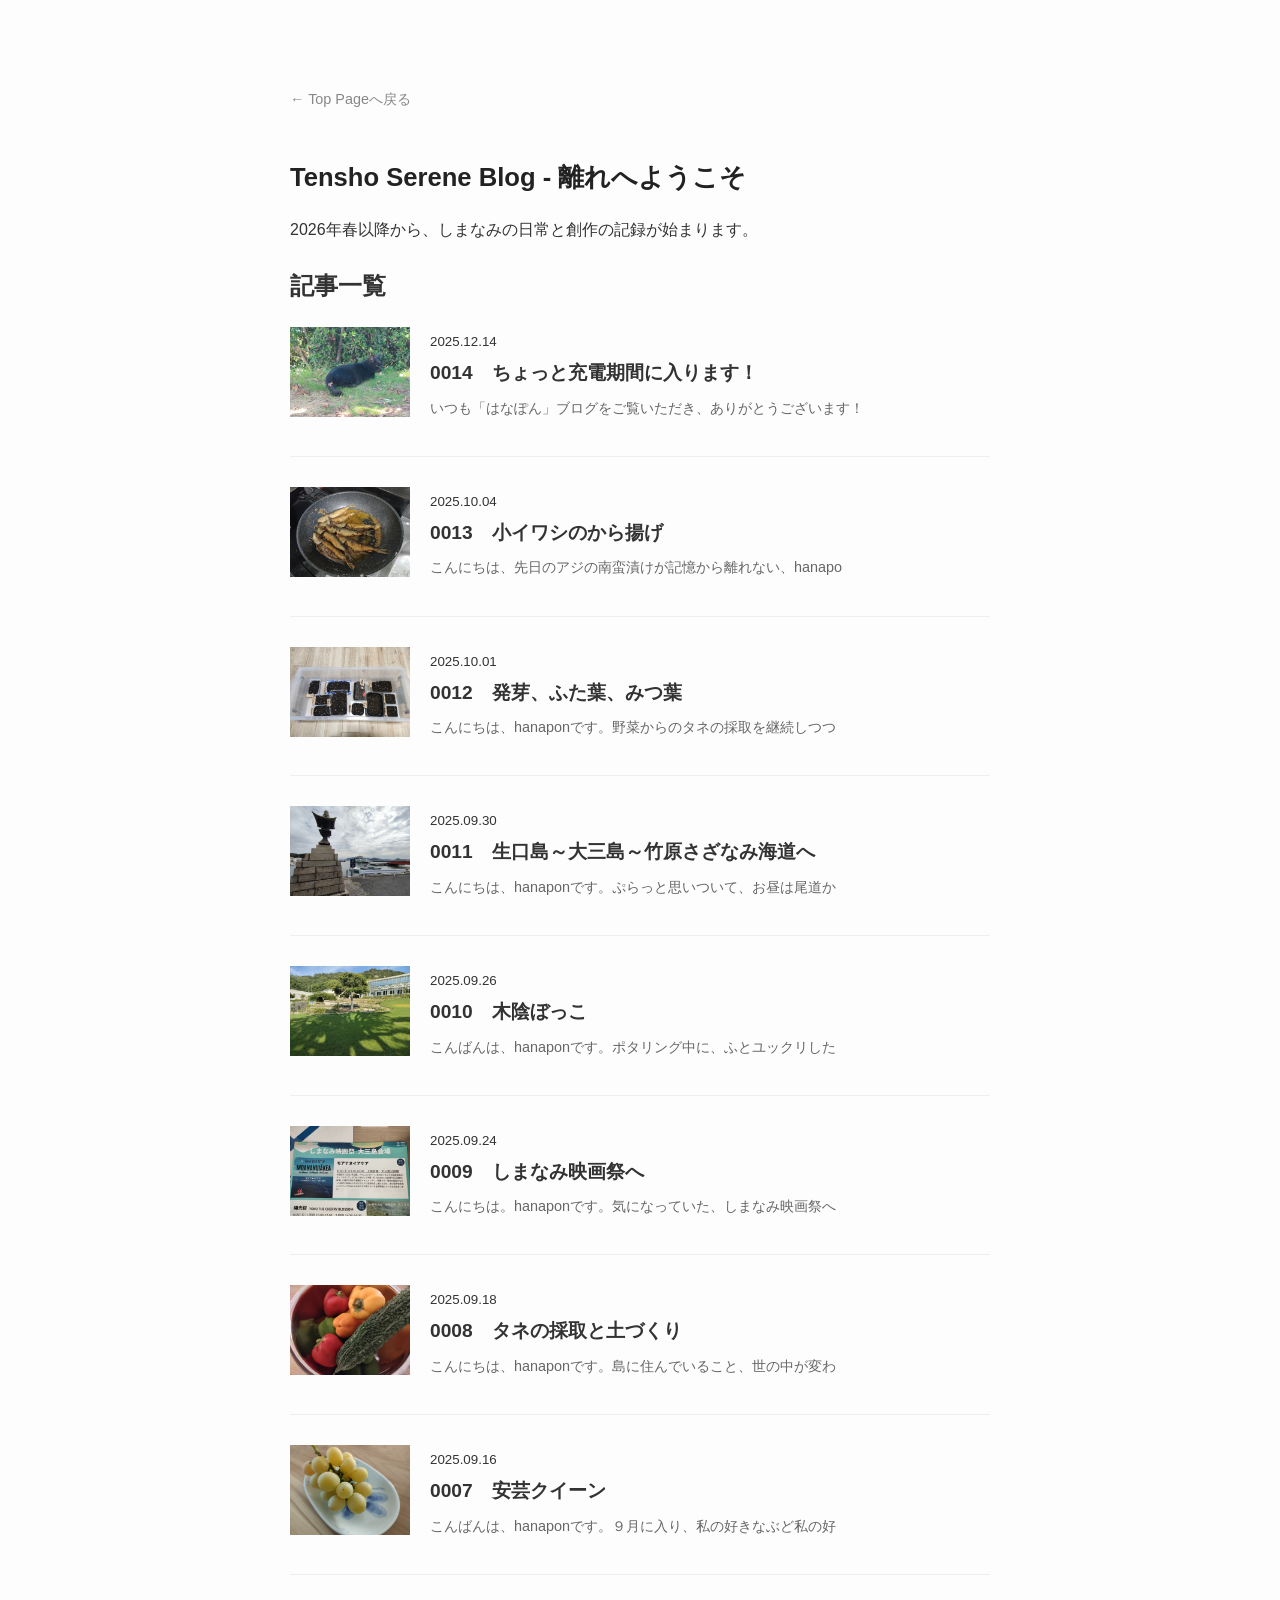
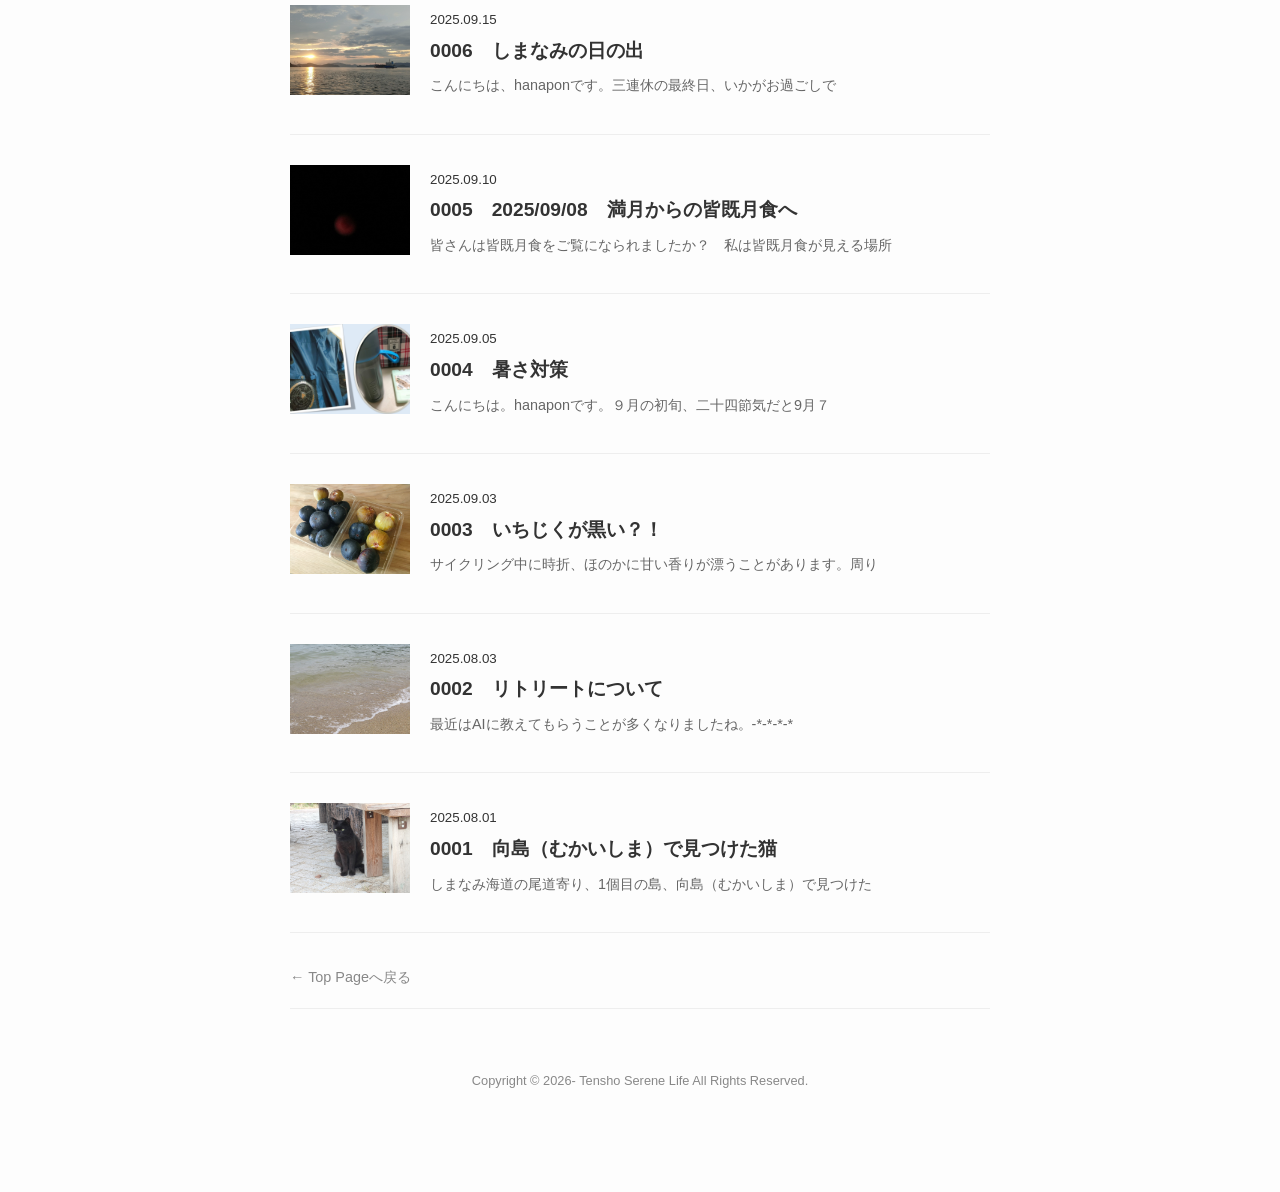
<file: index.html>
<!DOCTYPE html>
<html lang="ja">
<head>
    <meta charset="UTF-8">
　　<meta name="viewport" content="width=device-width, initial-scale=1.0">
    <link href="style.css" rel="stylesheet" type="text/css">
    <title>Tensho Serene Blog</title>
</head>
<style>
        /* スマートに見せるための魔法のスパイス */
        body {
            font-family: "Helvetica Neue", Arial, "Hiragino Kaku Gothic ProN", "Hiragino Sans", Meiryo, sans-serif;
            line-height: 1.8;
            color: #333;
            max-width: 700px; /* 横幅を制限して読みやすくします */
            margin: 0 auto;    /* 画面の真ん中に寄せます */
            padding: 40px 20px;
            background-color: #fdfdfd;
        }
        header a { text-decoration: none; color: #888; font-size: 0.9em; }
        h1 { font-size: 1.6em; margin: 40px 0 10px; color: #222; }
        time { color: #999; font-size: 0.9em; }
        .post-image { 
            width: 100%; 
            height: auto; 
            border-radius: 8px; /* 角を少し丸くして柔らかい印象に */
            margin: 30px 0;
            box-shadow: 0 4px 15px rgba(0,0,0,0.05); /* 軽い影で浮かび上がらせます */
        }
        .content { margin-top: 30px; letter-spacing: 0.05em; }
    </style>
<body>
        <header>
        <p><a href="https://www.tensho-serene-life.com/">← Top Pageへ戻る</a></p>
    </header>
    <h1>Tensho Serene Blog - 離れへようこそ</h1>
   <p>2026年春以降から、しまなみの日常と創作の記録が始まります。
    <section>
    <h2>記事一覧</h2>
    <ul style="list-style: none; padding: 0;">
        <li style="margin-bottom: 30px; border-bottom: 1px solid #eee; padding-bottom: 20px; display: flex; align-items: start;">
            <a href="posts/article14.html"><img src="../images/IMG20251015115737.jpg" alt="充電" style="width: 120px; height: 90px; object-fit: cover; margin-right: 20px;"></a>
            <div>
                <small>2025.12.14</small><br>
                <a href="posts/article14.html" style="font-size: 1.2em; font-weight: bold; text-decoration: none; color: #333;">0014　ちょっと充電期間に入ります！</a>
                <p style="color: #666; font-size: 0.9em; margin-top: 5px;">
                    いつも「はなぽん」ブログをご覧いただき、ありがとうございます！
                </p>
            </div>
        </li>
        </ul>    <ul style="list-style: none; padding: 0;">
        <li style="margin-bottom: 30px; border-bottom: 1px solid #eee; padding-bottom: 20px; display: flex; align-items: start;">
            <a href="posts/article13.html"><img src="images/IMG20251003.jpg" alt="コイワシ" style="width: 120px; height: 90px; object-fit: cover; margin-right: 20px;"></a>
            <div>
                <small>2025.10.04</small><br>
                <a href="posts/article13.html" style="font-size: 1.2em; font-weight: bold; text-decoration: none; color: #333;">0013　小イワシのから揚げ</a>
                <p style="color: #666; font-size: 0.9em; margin-top: 5px;">
                    こんにちは、先日のアジの南蛮漬けが記憶から離れない、hanapo
                </p>
            </div>
        </li>
        </ul>    <ul style="list-style: none; padding: 0;">
        <li style="margin-bottom: 30px; border-bottom: 1px solid #eee; padding-bottom: 20px; display: flex; align-items: start;">
            <a href="posts/article12.html"><img src="images/IMG20250925a.jpg" alt="発芽" style="width: 120px; height: 90px; object-fit: cover; margin-right: 20px;"></a>
            <div>
                <small>2025.10.01</small><br>
                <a href="posts/article12.html" style="font-size: 1.2em; font-weight: bold; text-decoration: none; color: #333;">0012　発芽、ふた葉、みつ葉</a>
                <p style="color: #666; font-size: 0.9em; margin-top: 5px;">
                    こんにちは、hanaponです。野菜からのタネの採取を継続しつつ
                </p>
            </div>
        </li>
        </ul>    <ul style="list-style: none; padding: 0;">
        <li style="margin-bottom: 30px; border-bottom: 1px solid #eee; padding-bottom: 20px; display: flex; align-items: start;">
            <a href="posts/article11.html"><img src="images/IMG2025092713.jpg" alt="忠海港" style="width: 120px; height: 90px; object-fit: cover; margin-right: 20px;"></a>
            <div>
                <small>2025.09.30</small><br>
                <a href="posts/article11.html" style="font-size: 1.2em; font-weight: bold; text-decoration: none; color: #333;">0011　生口島～大三島～竹原さざなみ海道へ</a>
                <p style="color: #666; font-size: 0.9em; margin-top: 5px;">
                    こんにちは、hanaponです。ぷらっと思いついて、お昼は尾道か
                </p>
            </div>
        </li>
        </ul>    <ul style="list-style: none; padding: 0;">
        <li style="margin-bottom: 30px; border-bottom: 1px solid #eee; padding-bottom: 20px; display: flex; align-items: start;">
            <a href="posts/article10.html"><img src="images/IMG202509266.jpg" alt="木陰" style="width: 120px; height: 90px; object-fit: cover; margin-right: 20px;"></a>
            <div>
                <small>2025.09.26</small><br>
                <a href="posts/article10.html" style="font-size: 1.2em; font-weight: bold; text-decoration: none; color: #333;">0010　木陰ぼっこ</a>
                <p style="color: #666; font-size: 0.9em; margin-top: 5px;">
                    こんばんは、hanaponです。ポタリング中に、ふとユックリした
                </p>
            </div>
        </li>
        </ul>    <ul style="list-style: none; padding: 0;">
        <li style="margin-bottom: 30px; border-bottom: 1px solid #eee; padding-bottom: 20px; display: flex; align-items: start;">
            <a href="posts/article09.html"><img src="images/IMG20250921.jpg" alt="映画パンフ" style="width: 120px; height: 90px; object-fit: cover; margin-right: 20px;"></a>
            <div>
                <small>2025.09.24</small><br>
                <a href="posts/article09.html" style="font-size: 1.2em; font-weight: bold; text-decoration: none; color: #333;">0009　しまなみ映画祭へ</a>
                <p style="color: #666; font-size: 0.9em; margin-top: 5px;">
                    こんにちは。hanaponです。気になっていた、しまなみ映画祭へ
                </p>
            </div>
        </li>
        </ul>    <ul style="list-style: none; padding: 0;">
        <li style="margin-bottom: 30px; border-bottom: 1px solid #eee; padding-bottom: 20px; display: flex; align-items: start;">
            <a href="posts/article08.html"><img src="images/IMG202509182.jpg" alt="野菜の種" style="width: 120px; height: 90px; object-fit: cover; margin-right: 20px;"></a>
            <div>
                <small>2025.09.18</small><br>
                <a href="posts/article08.html" style="font-size: 1.2em; font-weight: bold; text-decoration: none; color: #333;">0008　タネの採取と土づくり</a>
                <p style="color: #666; font-size: 0.9em; margin-top: 5px;">
                    こんにちは、hanaponです。島に住んでいること、世の中が変わ
                </p>
            </div>
        </li>
        </ul>    <ul style="list-style: none; padding: 0;">
        <li style="margin-bottom: 30px; border-bottom: 1px solid #eee; padding-bottom: 20px; display: flex; align-items: start;">
            <a href="posts/article07.html"><img src="images/IMG20250915.jpg" alt="安芸クイーン" style="width: 120px; height: 90px; object-fit: cover; margin-right: 20px;"></a>
            <div>
                <small>2025.09.16</small><br>
                <a href="posts/article07.html" style="font-size: 1.2em; font-weight: bold; text-decoration: none; color: #333;">0007　安芸クイーン</a>
                <p style="color: #666; font-size: 0.9em; margin-top: 5px;">
                    こんばんは、hanaponです。９月に入り、私の好きなぶど私の好
                </p>
            </div>
        </li>
        </ul>    <ul style="list-style: none; padding: 0;">
        <li style="margin-bottom: 30px; border-bottom: 1px solid #eee; padding-bottom: 20px; display: flex; align-items: start;">
            <a href="posts/article06.html"><img src="images/IMG20250914.jpg" alt="しまなみの日の出" style="width: 120px; height: 90px; object-fit: cover; margin-right: 20px;"></a>
            <div>
                <small>2025.09.15</small><br>
                <a href="posts/article06.html" style="font-size: 1.2em; font-weight: bold; text-decoration: none; color: #333;">0006　しまなみの日の出</a>
                <p style="color: #666; font-size: 0.9em; margin-top: 5px;">
                    こんにちは、hanaponです。三連休の最終日、いかがお過ごしで
                </p>
            </div>
        </li>
        </ul>    <ul style="list-style: none; padding: 0;">
        <li style="margin-bottom: 30px; border-bottom: 1px solid #eee; padding-bottom: 20px; display: flex; align-items: start;">
            <a href="posts/article05.html"><img src="images/IMG_202509081331.jpg" alt="天体鑑賞" style="width: 120px; height: 90px; object-fit: cover; margin-right: 20px;"></a>
            <div>
                <small>2025.09.10</small><br>
                <a href="posts/article05.html" style="font-size: 1.2em; font-weight: bold; text-decoration: none; color: #333;">0005　2025/09/08　満月からの皆既月食へ</a>
                <p style="color: #666; font-size: 0.9em; margin-top: 5px;">
                    皆さんは皆既月食をご覧になられましたか？　私は皆既月食が見える場所
                </p>
            </div>
        </li>
        </ul>    <ul style="list-style: none; padding: 0;">
        <li style="margin-bottom: 30px; border-bottom: 1px solid #eee; padding-bottom: 20px; display: flex; align-items: start;">
            <a href="posts/article04.html"><img src="images/IMG20250905.jpg" alt="暑さと寒さ対策" style="width: 120px; height: 90px; object-fit: cover; margin-right: 20px;"></a>
            <div>
                <small>2025.09.05</small><br>
                <a href="posts/article04.html" style="font-size: 1.2em; font-weight: bold; text-decoration: none; color: #333;">0004　暑さ対策</a>
                <p style="color: #666; font-size: 0.9em; margin-top: 5px;">
                    こんにちは。hanaponです。９月の初旬、二十四節気だと9月７
                </p>
            </div>
        </li>
        </ul>
    <ul style="list-style: none; padding: 0;">
        <li style="margin-bottom: 30px; border-bottom: 1px solid #eee; padding-bottom: 20px; display: flex; align-items: start;">
            <a href="posts/article03.html"><img src="images/IMG20250903114154.jpg" alt="いちじく" style="width: 120px; height: 90px; object-fit: cover; margin-right: 20px;"></a>
            <div>
                <small>2025.09.03</small><br>
                <a href="posts/article03.html" style="font-size: 1.2em; font-weight: bold; text-decoration: none; color: #333;">0003　いちじくが黒い？！</a>
                <p style="color: #666; font-size: 0.9em; margin-top: 5px;">
                    サイクリング中に時折、ほのかに甘い香りが漂うことがあります。周り
                </p>
            </div>
        </li>
        </ul>
    <ul style="list-style: none; padding: 0;">
        <li style="margin-bottom: 30px; border-bottom: 1px solid #eee; padding-bottom: 20px; display: flex; align-items: start;">
            <a href="posts/article02.html"><img src="images/IMG_202508030822.jpg" alt="さざなみ" style="width: 120px; height: 90px; object-fit: cover; margin-right: 20px;"></a>
            <div>
                <small>2025.08.03</small><br>
                <a href="posts/article02.html" style="font-size: 1.2em; font-weight: bold; text-decoration: none; color: #333;">0002　リトリートについて</a>
                <p style="color: #666; font-size: 0.9em; margin-top: 5px;">
                    最近はAIに教えてもらうことが多くなりましたね。-*-*-*-*
                </p>
            </div>
        </li>
        </ul>
    <ul style="list-style: none; padding: 0;">
        <li style="margin-bottom: 30px; border-bottom: 1px solid #eee; padding-bottom: 20px; display: flex; align-items: start;">
            <a href="posts/article01.html"><img src="images/IMG20250717125645.jpg" alt="猫" style="width: 120px; height: 90px; object-fit: cover; margin-right: 20px;"></a>
            <div>
                <small>2025.08.01</small><br>
                <a href="posts/article01.html" style="font-size: 1.2em; font-weight: bold; text-decoration: none; color: #333;">0001　向島（むかいしま）で見つけた猫</a>
                <p style="color: #666; font-size: 0.9em; margin-top: 5px;">
                    しまなみ海道の尾道寄り、1個目の島、向島（むかいしま）で見つけた
                </p>
            </div>
        </li>
        </ul>
</section>
</p>
        <header>
        <p><a href="https://www.tensho-serene-life.com/">← Top Pageへ戻る</a></p>
    </header>
  <footer>
            <address>
                Copyright &copy; 2026- Tensho Serene Life All Rights Reserved.<br>
            </address>
        </footer>
</body>
</html>
</file>
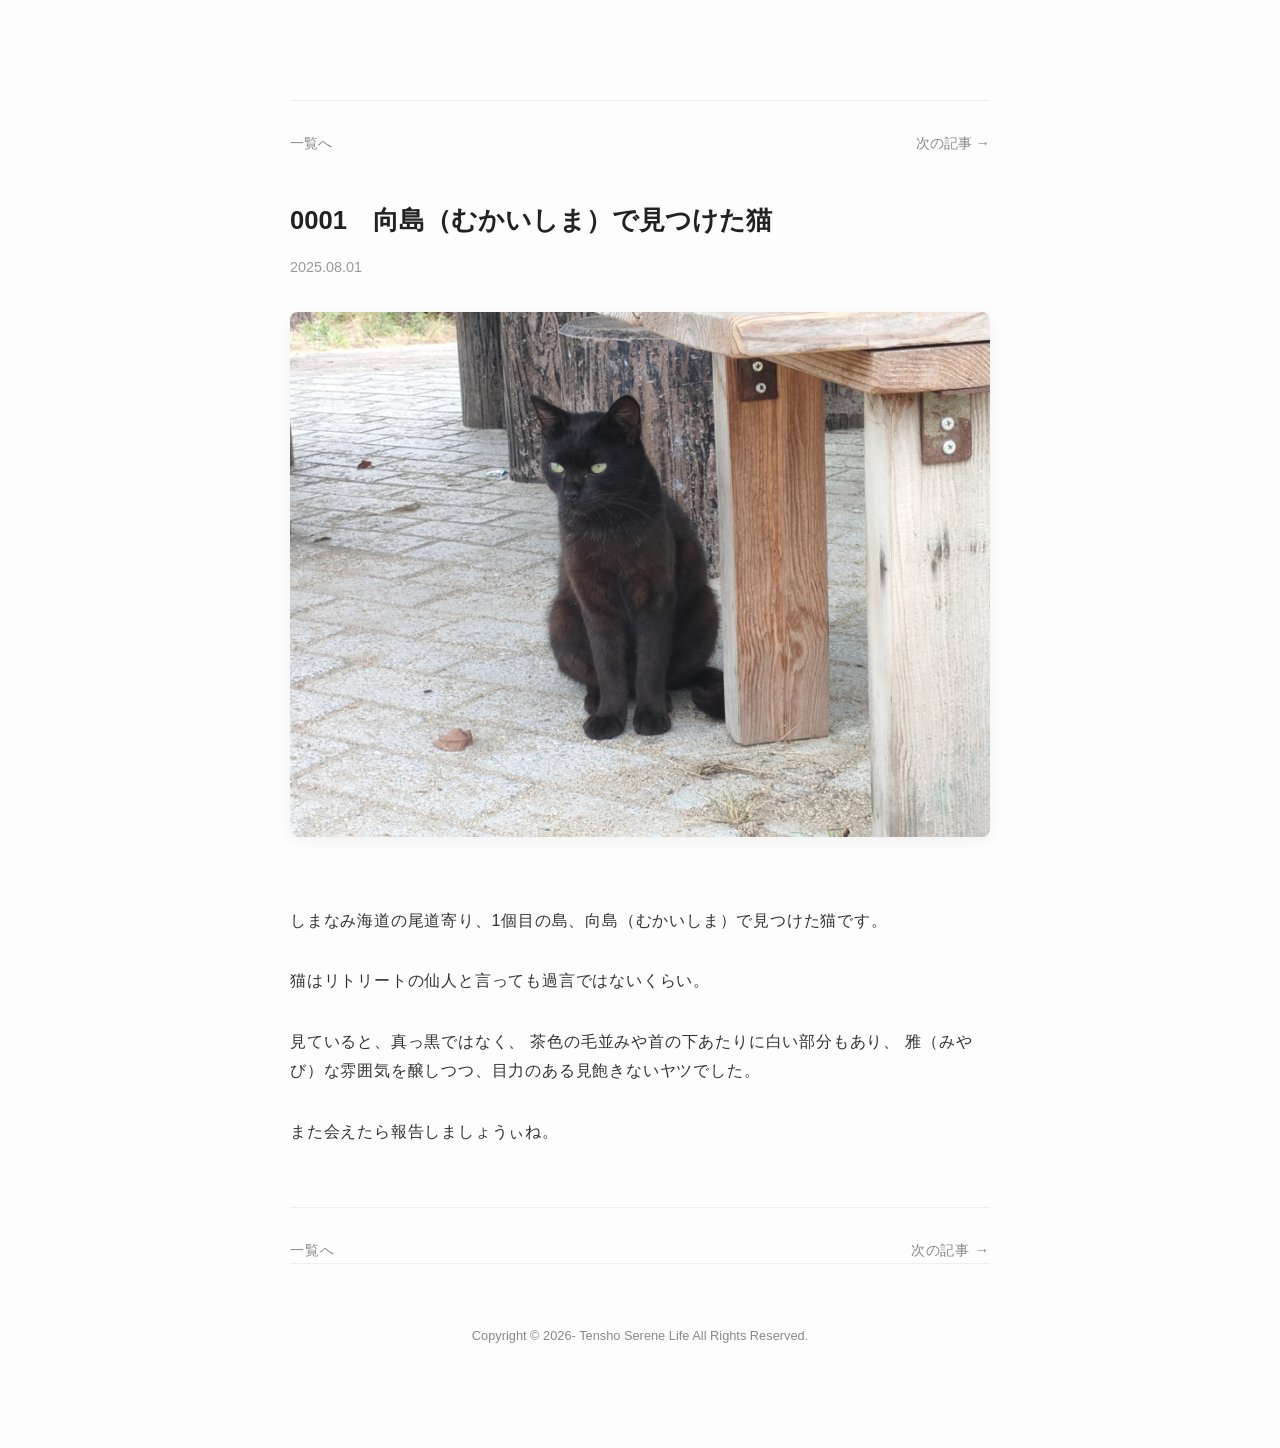
<file: posts/article01.html>
<!DOCTYPE html>
<html lang="ja">
<head>
    <meta charset="UTF-8">
    <meta name="viewport" content="width=device-width, initial-scale=1.0">
    <link href="../style.css" rel="stylesheet" type="text/css">
    <title>0001　向島（むかいしま）で見つけた猫 | Tensho Serene Blog</title>
    <style>
        /* スマートに見せるための魔法のスパイス */
        body {
            font-family: "Helvetica Neue", Arial, "Hiragino Kaku Gothic ProN", "Hiragino Sans", Meiryo, sans-serif;
            line-height: 1.8;
            color: #333;
            max-width: 700px; /* 横幅を制限して読みやすくします */
            margin: 0 auto;    /* 画面の真ん中に寄せます */
            padding: 40px 20px;
            background-color: #fdfdfd;
        }
        header a { text-decoration: none; color: #888; font-size: 0.9em; }
        h1 { font-size: 1.6em; margin: 40px 0 10px; color: #222; }
        time { color: #999; font-size: 0.9em; }
        .post-image { 
            width: 100%; 
            height: auto; 
            border-radius: 8px; /* 角を少し丸くして柔らかい印象に */
            margin: 30px 0;
            box-shadow: 0 4px 15px rgba(0,0,0,0.05); /* 軽い影で浮かび上がらせます */
        }
        .content { margin-top: 30px; letter-spacing: 0.05em; }
        .content p {
    margin-bottom: 2em; /* 段落の後に、文字2個分の空行を作ります */
}
    </style>

</head>
<body>
<nav class="post-navigation">
    <!--a href="article01.html" class="nav-prev">← 前の記事</a>-->
    <a href="../index.html" class="nav-home">一覧へ</a>
    <a href="article02.html" class="nav-next">次の記事 →</a>
</nav>

    <article>
        <h1>0001　向島（むかいしま）で見つけた猫</h1>
        <time datetime="2024-04-25">2025.08.01</time>
        
        <img src="../images/IMG20250717125645.jpg" alt="猫の写真" class="post-image">
        
        <div class="content">
            <p>しまなみ海道の尾道寄り、1個目の島、向島（むかいしま）で見つけた猫です。</p>

<p>猫はリトリートの仙人と言っても過言ではないくらい。</p>

<p>見ていると、真っ黒ではなく、

茶色の毛並みや首の下あたりに白い部分もあり、

雅（みやび）な雰囲気を醸しつつ、目力のある見飽きないヤツでした。</p>

<p>また会えたら報告しましょうぃね。</p>

<nav class="post-navigation">
    <!--a href="article01.html" class="nav-prev">← 前の記事</a>-->
    <a href="../index.html" class="nav-home">一覧へ</a>
    <a href="article02.html" class="nav-next">次の記事 →</a>
</nav>

        </div>
    </article>
  <footer>
            <address>
                Copyright &copy; 2026- Tensho Serene Life All Rights Reserved.<br>
            </address>
        </footer>
</body>
</html>
</file>
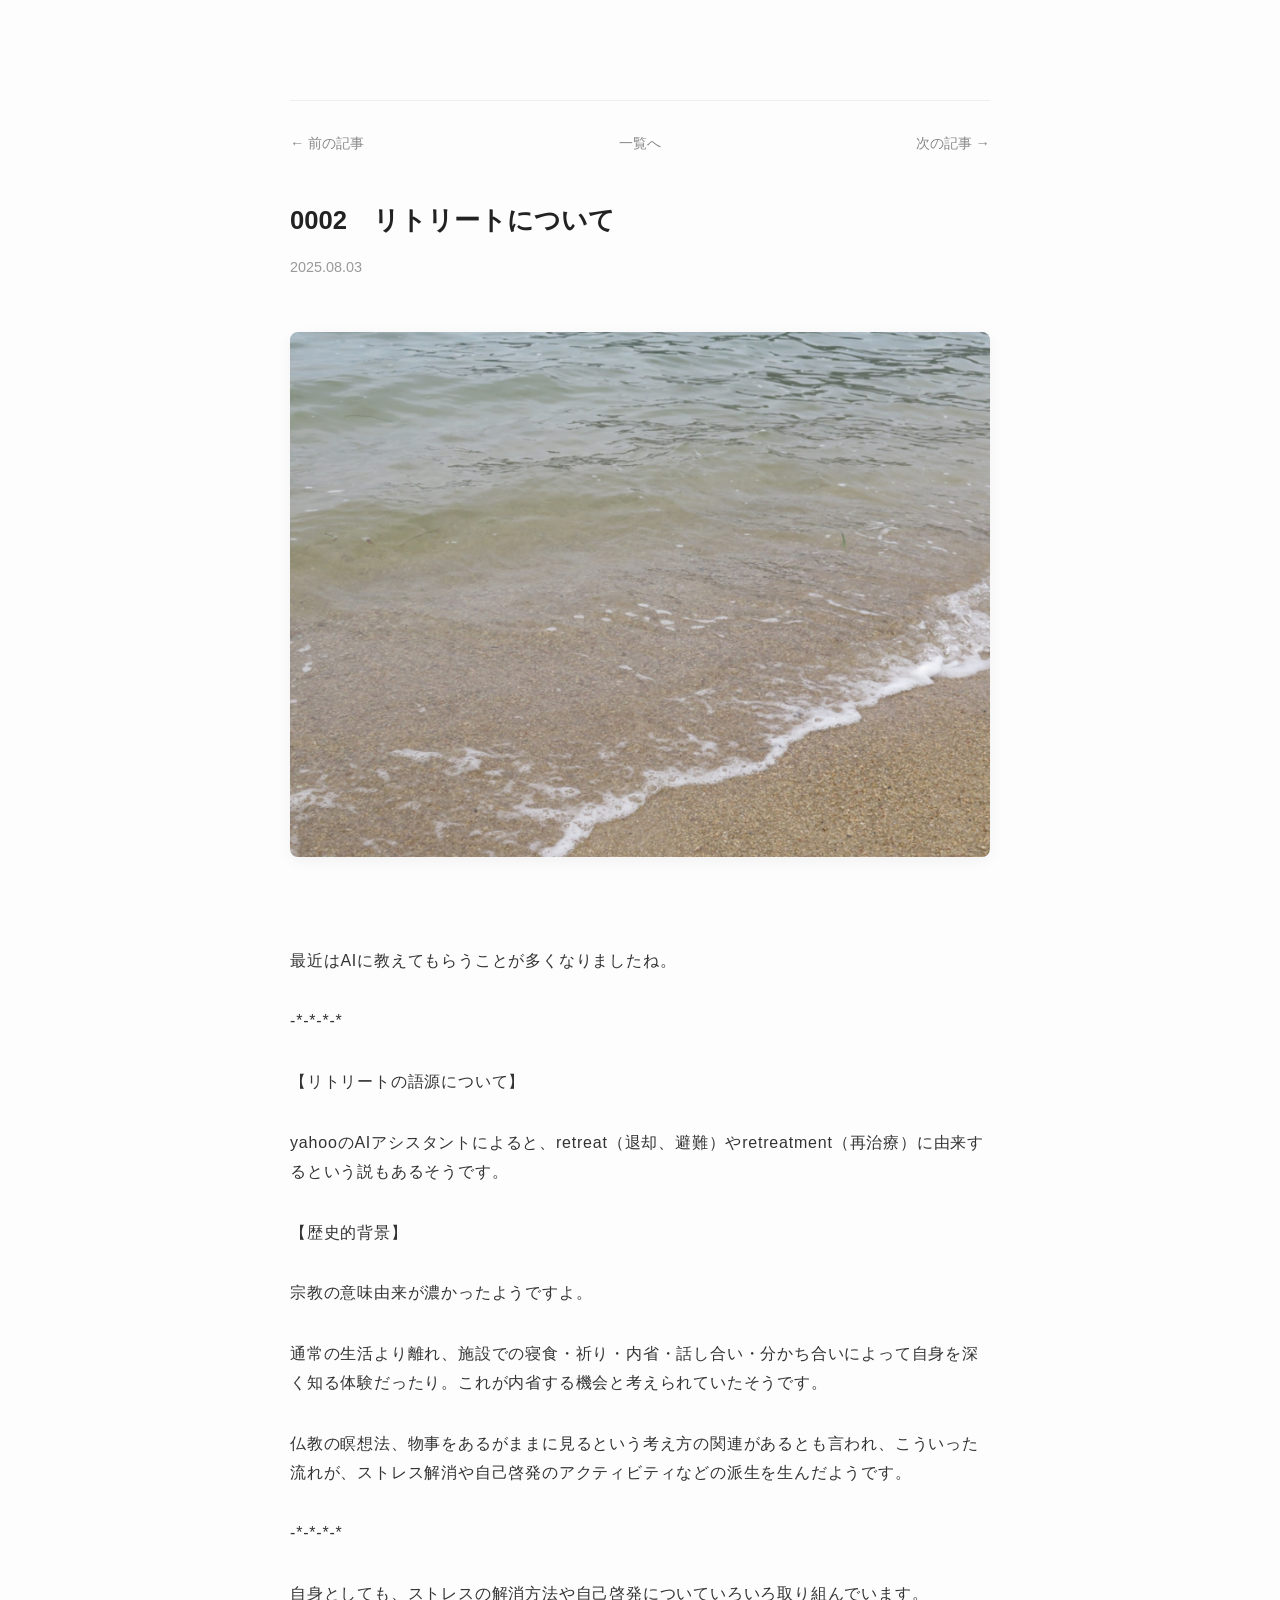
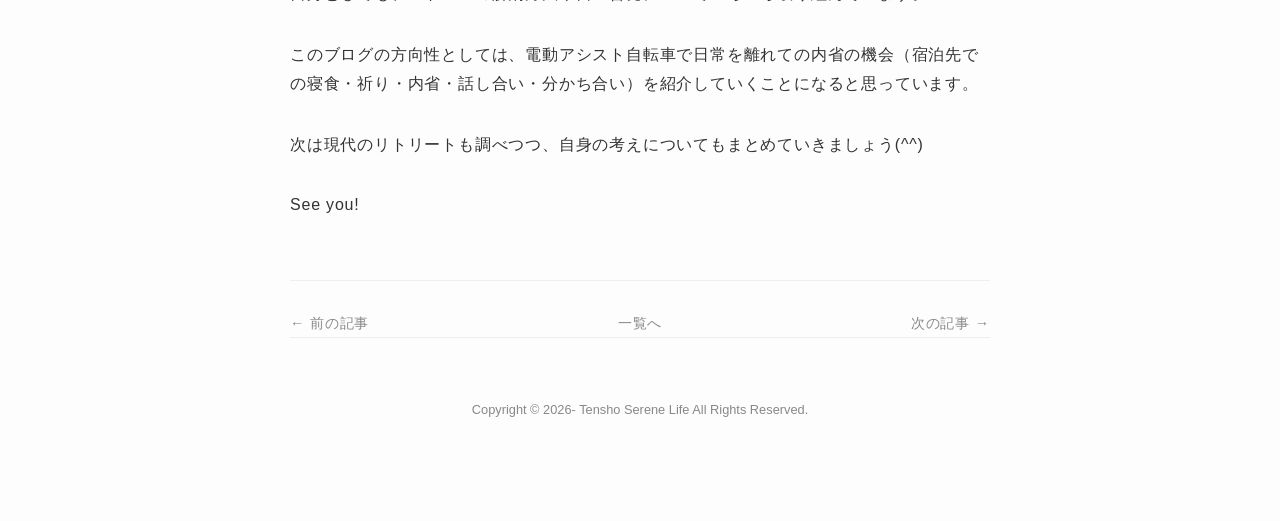
<file: posts/article02.html>
<!DOCTYPE html>
<html lang="ja">
<head>
    <meta charset="UTF-8">
    <meta name="viewport" content="width=device-width, initial-scale=1.0">
    <link href="../style.css" rel="stylesheet" type="text/css">
    <title>0002　リトリートについて | Tensho Serene Blog</title>
    <style>
        /* スマートに見せるための魔法のスパイス */
        body {
            font-family: "Helvetica Neue", Arial, "Hiragino Kaku Gothic ProN", "Hiragino Sans", Meiryo, sans-serif;
            line-height: 1.8;
            color: #333;
            max-width: 700px; /* 横幅を制限して読みやすくします */
            margin: 0 auto;    /* 画面の真ん中に寄せます */
            padding: 40px 20px;
            background-color: #fdfdfd;
        }
        header a { text-decoration: none; color: #888; font-size: 0.9em; }
        h1 { font-size: 1.6em; margin: 40px 0 10px; color: #222; }
        time { color: #999; font-size: 0.9em; }
       .post-image { 
            width: 100%; 
            height: auto; 
            border-radius: 8px; /* 角を少し丸くして柔らかい印象に */
            margin: 50px 0; /* 上下の余白を40pxから50pxに広げ、写真に主役の座を与えます */
            box-shadow: 0 4px 15px rgba(0,0,0,0.05); /* 軽い影で浮かび上がらせます */
        }
        .content { margin-top: 30px; letter-spacing: 0.05em; }
        .content p {
    margin-bottom: 2em; /* 段落の後に、文字2個分の空行を作ります */
}
    </style>
</head>
<body>
   <nav class="post-navigation">
    <a href="article01.html" class="nav-prev">← 前の記事</a>
    <a href="../index.html" class="nav-home">一覧へ</a>
    <a href="article03.html" class="nav-next">次の記事 →</a>
</nav>
    <article>
        <h1>0002　リトリートについて</h1>
        <time datetime="2025-08-03">2025.08.03</time>
        
        <img src="../images/IMG_202508030822.jpg" alt="さざなみ" class="post-image">
        
        <div class="content">
            <p>最近はAIに教えてもらうことが多くなりましたね。</p>

<p>-*-*-*-*</p>

<p>【リトリートの語源について】</p>

yahooのAIアシスタントによると、retreat（退却、避難）やretreatment（再治療）に由来するという説もあるそうです。</p>

<p>【歴史的背景】</p>

<p>宗教の意味由来が濃かったようですよ。</p>

<p>通常の生活より離れ、施設での寝食・祈り・内省・話し合い・分かち合いによって自身を深く知る体験だったり。これが内省する機会と考えられていたそうです。</p>

<p>仏教の瞑想法、物事をあるがままに見るという考え方の関連があるとも言われ、こういった流れが、ストレス解消や自己啓発のアクティビティなどの派生を生んだようです。</p>

<p>-*-*-*-*</p>

<p>自身としても、ストレスの解消方法や自己啓発についていろいろ取り組んでいます。</p>

<p>このブログの方向性としては、電動アシスト自転車で日常を離れての内省の機会（宿泊先での寝食・祈り・内省・話し合い・分かち合い）を紹介していくことになると思っています。</p>

<p>次は現代のリトリートも調べつつ、自身の考えについてもまとめていきましょう(^^)</p>

<p>See you!</p>

<nav class="post-navigation">
    <a href="article01.html" class="nav-prev">← 前の記事</a>
    <a href="../index.html" class="nav-home">一覧へ</a>
    <a href="article03.html" class="nav-next">次の記事 →</a>
</nav>
        </div>
    </article>
  <footer>
            <address>
                Copyright &copy; 2026- Tensho Serene Life All Rights Reserved.<br>
            </address>
        </footer>
</body>
</html>
</file>
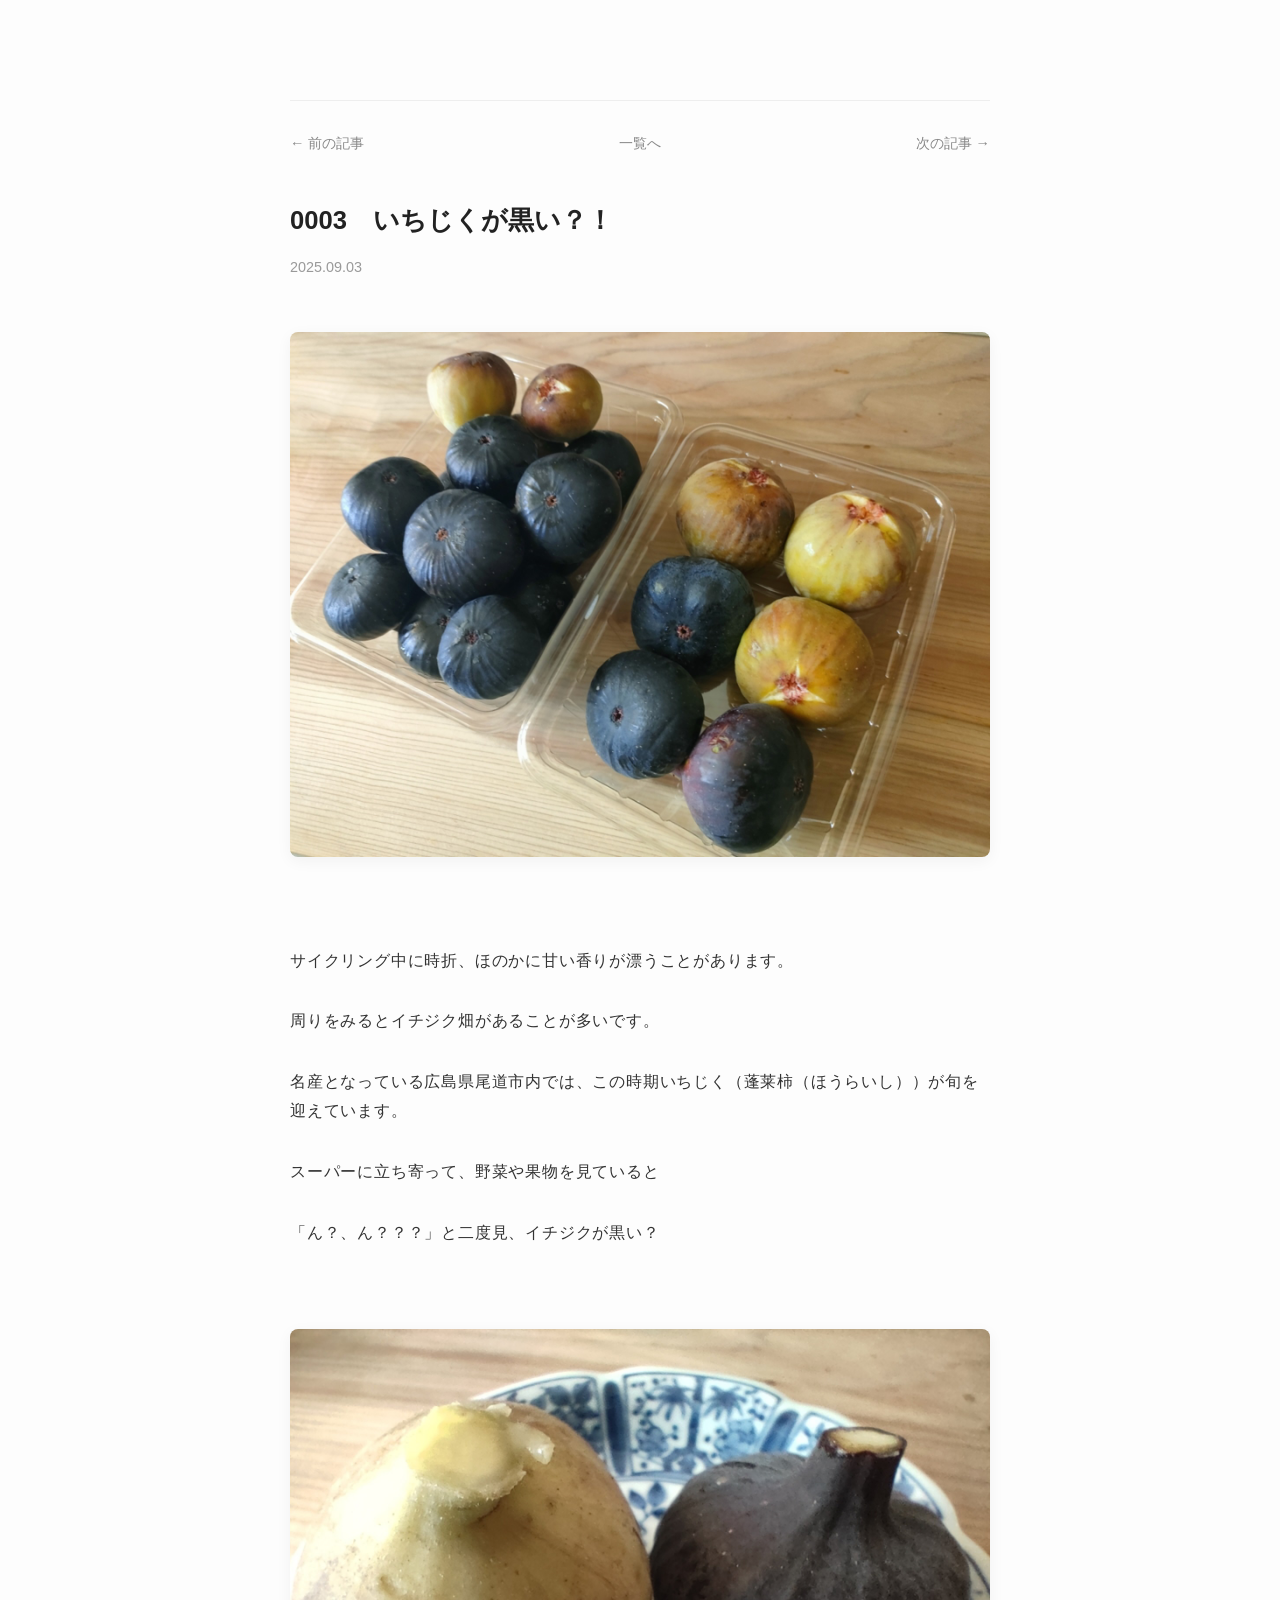
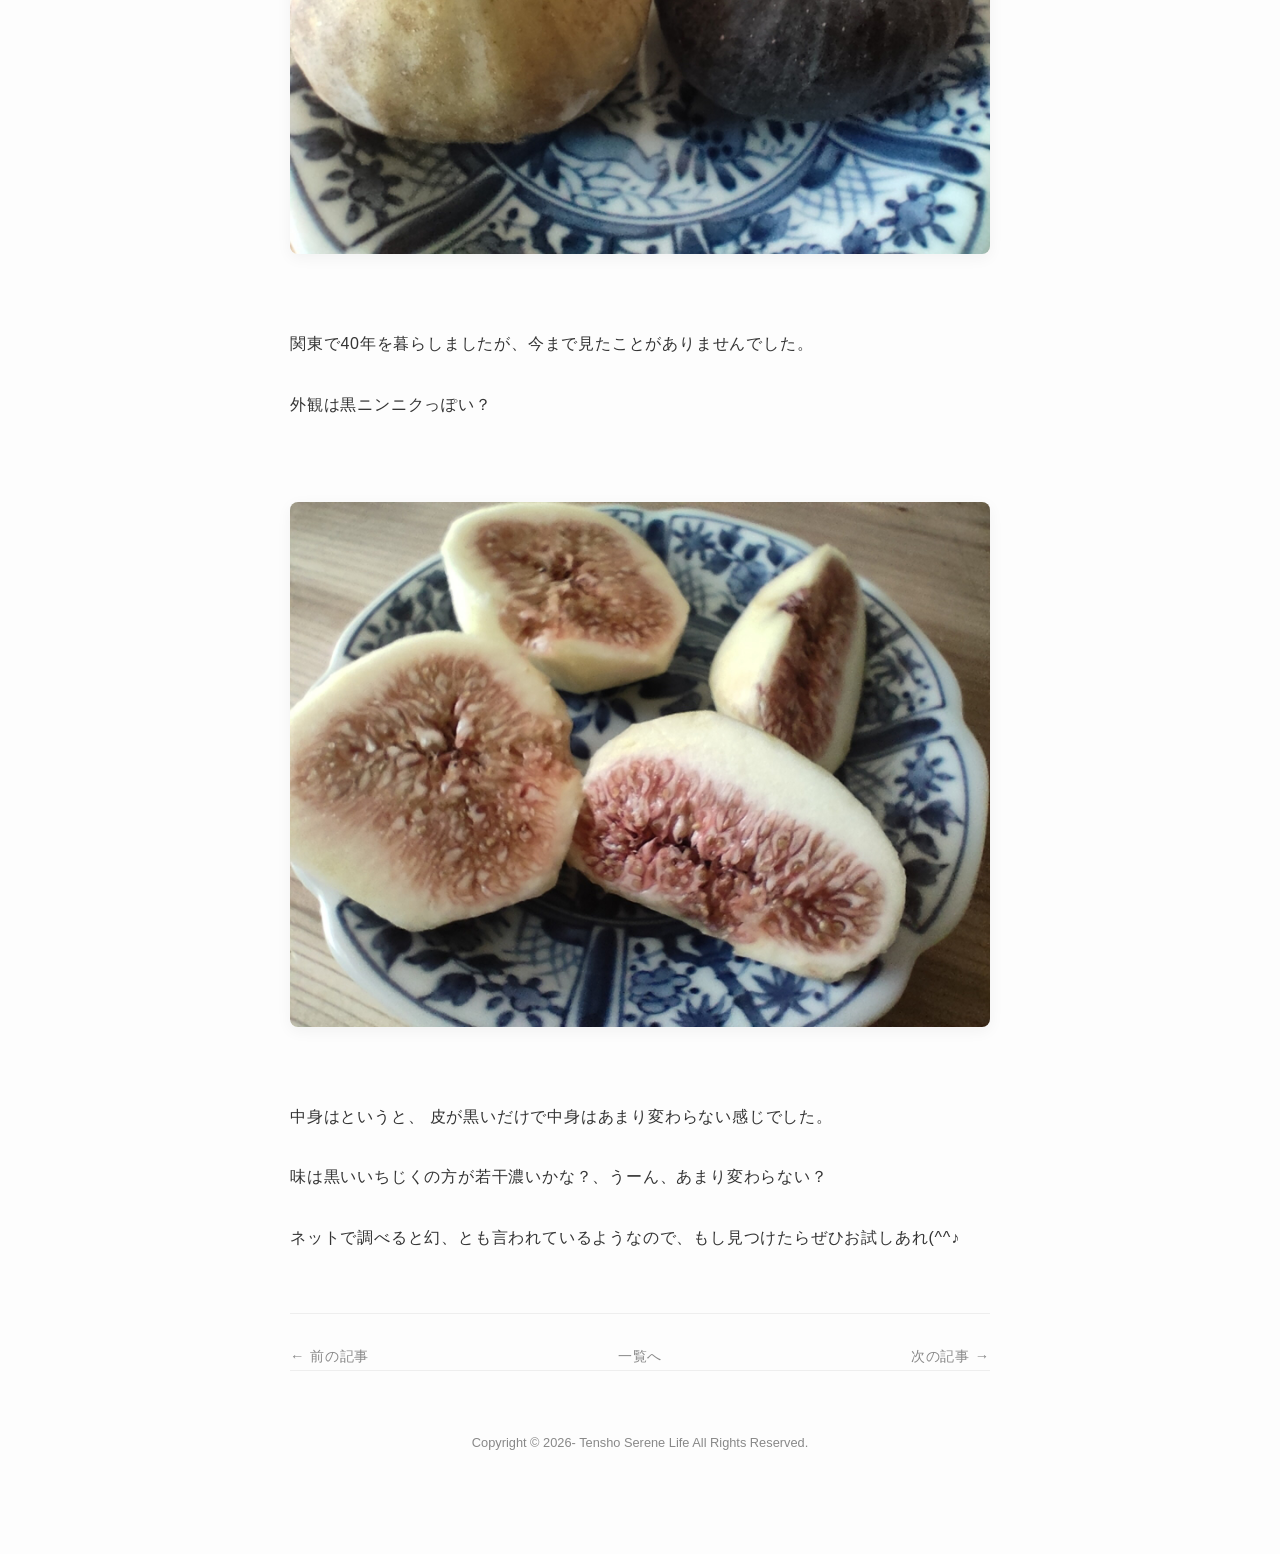
<file: posts/article03.html>
<!DOCTYPE html>
<html lang="ja">
<head>
    <meta charset="UTF-8">
    <meta name="viewport" content="width=device-width, initial-scale=1.0">
    <link href="../style.css" rel="stylesheet" type="text/css">
    <title>0003　いちじくが黒い？！ | Tensho Serene Blog</title>
    <style>
        /* スマートに見せるための魔法のスパイス */
        body {
            font-family: "Helvetica Neue", Arial, "Hiragino Kaku Gothic ProN", "Hiragino Sans", Meiryo, sans-serif;
            line-height: 1.8;
            color: #333;
            max-width: 700px; /* 横幅を制限して読みやすくします */
            margin: 0 auto;    /* 画面の真ん中に寄せます */
            padding: 40px 20px;
            background-color: #fdfdfd;
        }
        header a { text-decoration: none; color: #888; font-size: 0.9em; }
        h1 { font-size: 1.6em; margin: 40px 0 10px; color: #222; }
        time { color: #999; font-size: 0.9em; }
        .post-image { 
            width: 100%; 
            height: auto; 
            border-radius: 8px; /* 角を少し丸くして柔らかい印象に */
            margin: 50px 0; /* 上下の余白を40pxから50pxに広げ、写真に主役の座を与えます */
            box-shadow: 0 4px 15px rgba(0,0,0,0.05); /* 軽い影で浮かび上がらせます */
        }
        .content { margin-top: 30px; letter-spacing: 0.05em; }
        .content p {
    margin-bottom: 2em; /* 段落の後に、文字2個分の空行を作ります */
}
    </style>
</head>
<body>
<nav class="post-navigation">
    <a href="article02.html" class="nav-prev">← 前の記事</a>
    <a href="../index.html" class="nav-home">一覧へ</a>
    <a href="article04.html" class="nav-next">次の記事 →</a>
</nav>
    <article>
        <h1>0003　いちじくが黒い？！</h1>
        <time datetime="2025-09-03">2025.09.03</time>
        
        <img src="../images/IMG20250903114154.jpg" alt="いちじく" class="post-image">
        
        <div class="content">
            <p>サイクリング中に時折、ほのかに甘い香りが漂うことがあります。</p>

<p>周りをみるとイチジク畑があることが多いです。</p>

<p>名産となっている広島県尾道市内では、この時期いちじく（蓬莱柿（ほうらいし））が旬を迎えています。

<p>スーパーに立ち寄って、野菜や果物を見ていると</p>

<p>「ん？、ん？？？」と二度見、イチジクが黒い？</p>

        <img src="../images/IMG20250903114530.jpg" alt="いちじく2" class="post-image">

<p>関東で40年を暮らしましたが、今まで見たことがありませんでした。</p>

<p>外観は黒ニンニクっぽい？</p>

        <img src="../images/IMG20250903114922.jpg" alt="いちじく3" class="post-image">


<p>中身はというと、

皮が黒いだけで中身はあまり変わらない感じでした。</p>

<p>味は黒いいちじくの方が若干濃いかな？、うーん、あまり変わらない？</p>

<p>ネットで調べると幻、とも言われているようなので、もし見つけたらぜひお試しあれ(^^♪</p>

<nav class="post-navigation">
    <a href="article02.html" class="nav-prev">← 前の記事</a>
    <a href="../index.html" class="nav-home">一覧へ</a>
    <a href="article04.html" class="nav-next">次の記事 →</a>
</nav>
        </div>


    </article>
  <footer>
            <address>
                Copyright &copy; 2026- Tensho Serene Life All Rights Reserved.<br>
            </address>
        </footer>
</body>
</html>
</file>
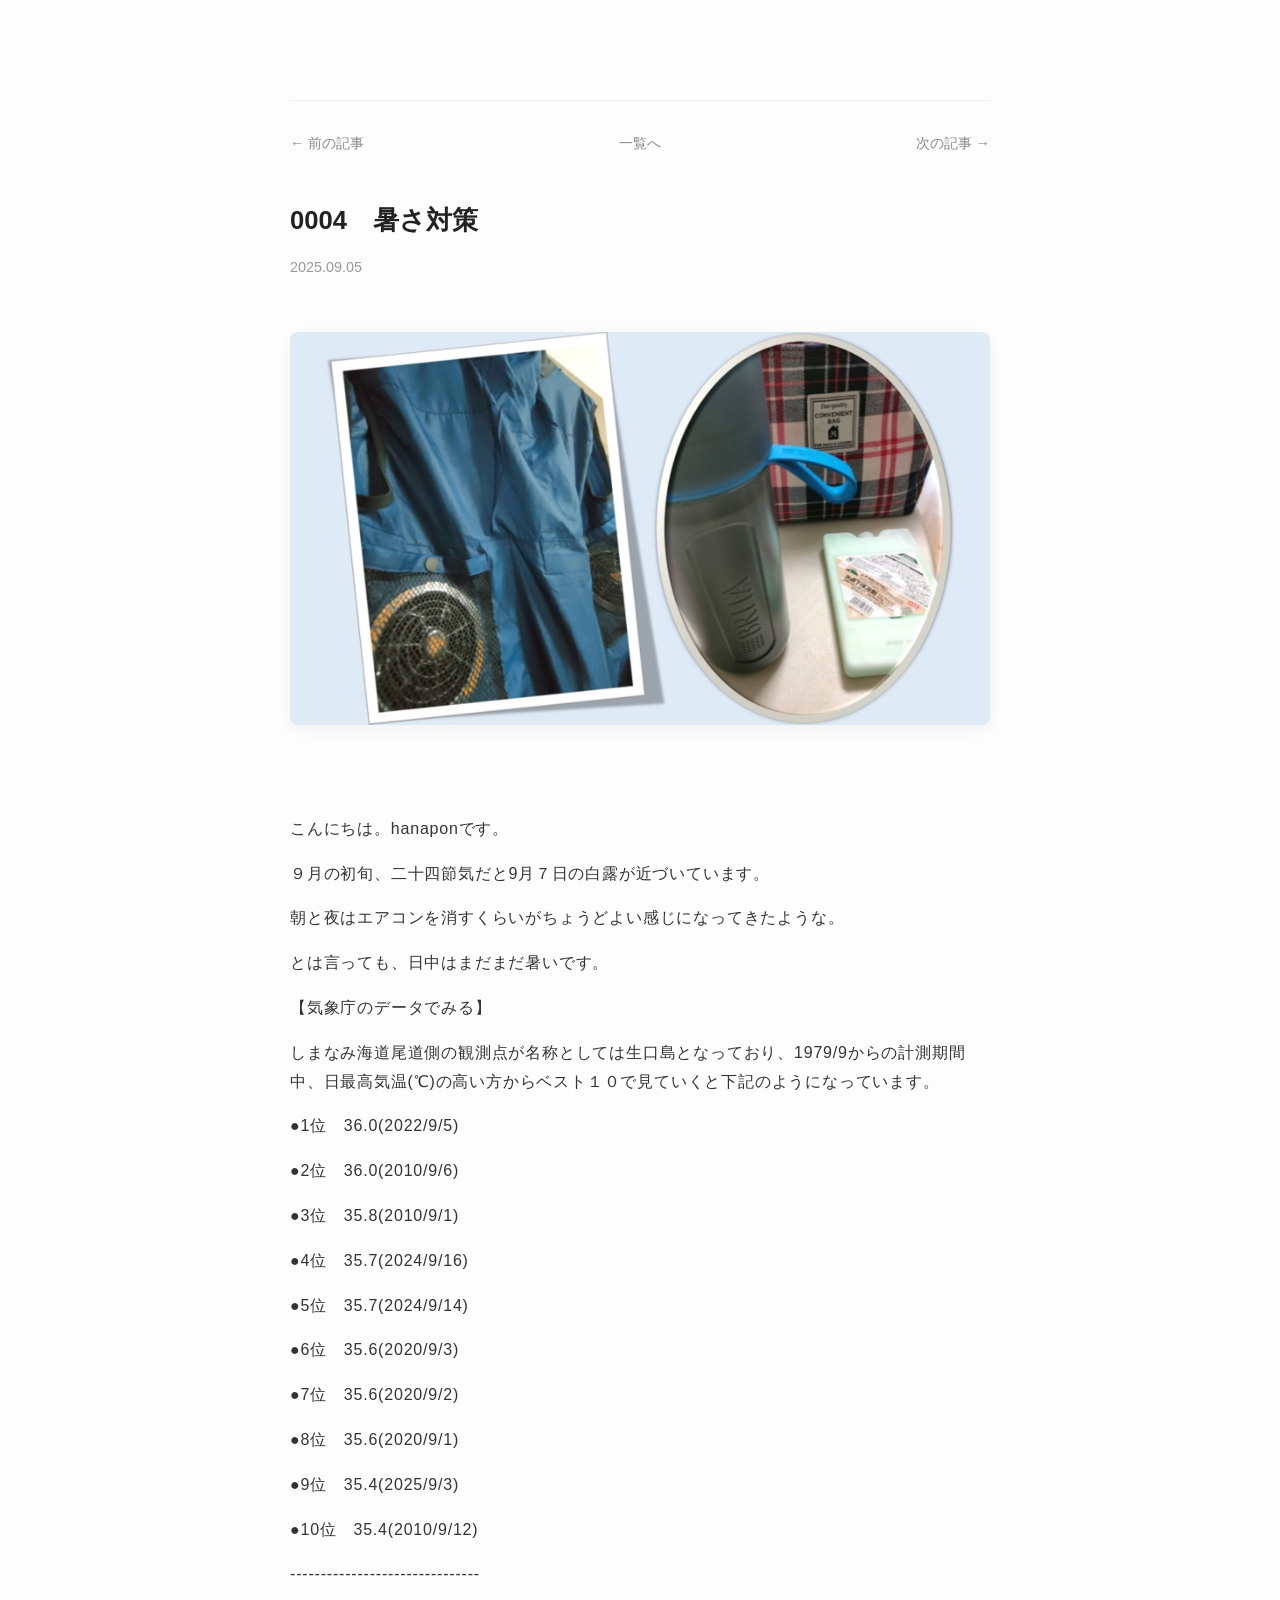
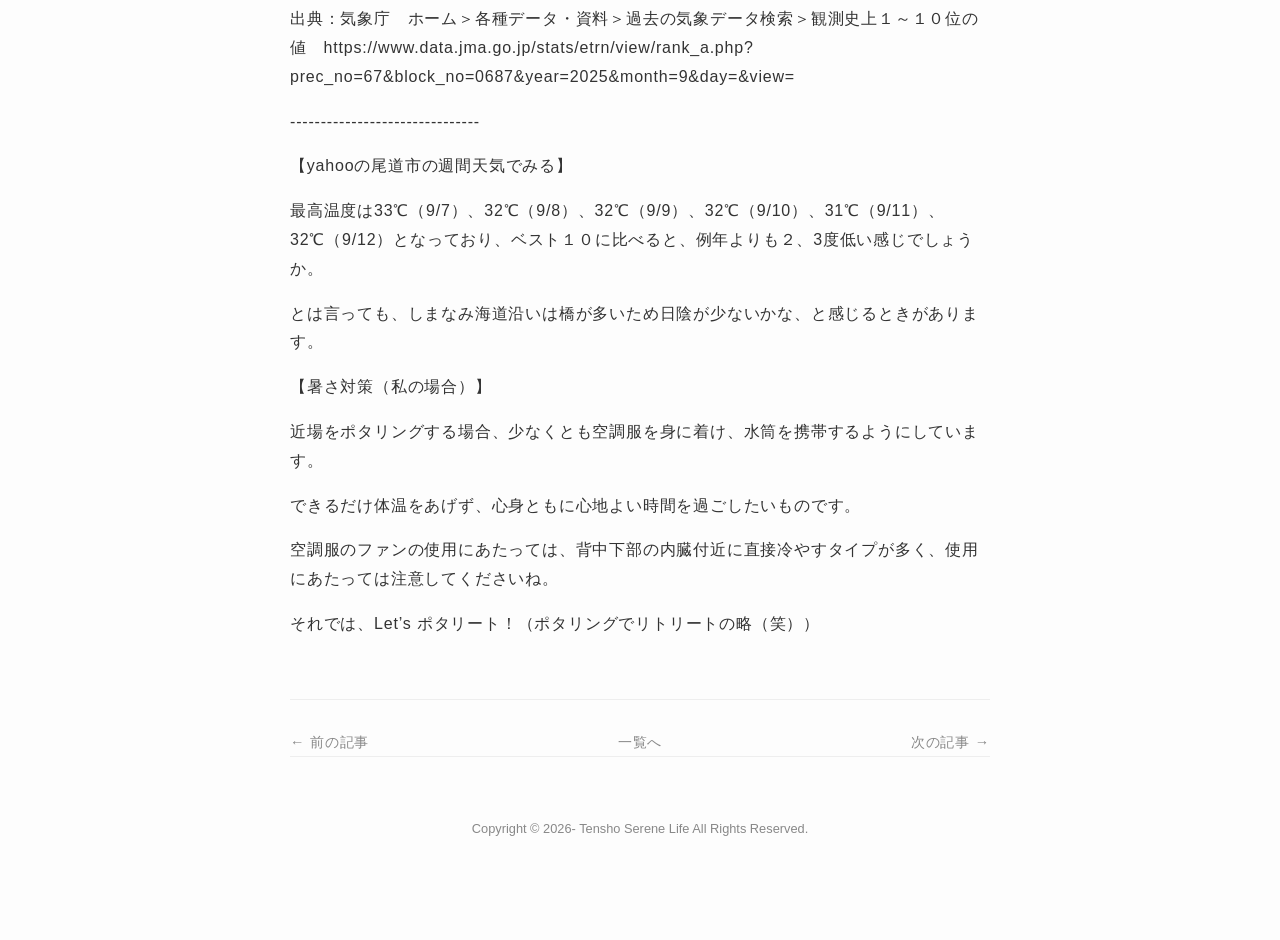
<file: posts/article04.html>
<!DOCTYPE html>
<html lang="ja">
<head>
    <meta charset="UTF-8">
    <meta name="viewport" content="width=device-width, initial-scale=1.0">
    <link href="../style.css" rel="stylesheet" type="text/css">
    <title>0004　暑さ対策 | Tensho Serene Blog</title>
    <style>
        /* スマートに見せるための魔法のスパイス */
        body {
            font-family: "Helvetica Neue", Arial, "Hiragino Kaku Gothic ProN", "Hiragino Sans", Meiryo, sans-serif;
            line-height: 1.8;
            color: #333;
            max-width: 700px; /* 横幅を制限して読みやすくします */
            margin: 0 auto;    /* 画面の真ん中に寄せます */
            padding: 40px 20px;
            background-color: #fdfdfd;
        }
        header a { text-decoration: none; color: #888; font-size: 0.9em; }
        h1 { font-size: 1.6em; margin: 40px 0 10px; color: #222; }
        time { color: #999; font-size: 0.9em; }
       .post-image { 
            width: 100%; 
            height: auto; 
            border-radius: 8px; /* 角を少し丸くして柔らかい印象に */
            margin: 50px 0; /* 上下の余白を40pxから50pxに広げ、写真に主役の座を与えます */
            box-shadow: 0 4px 15px rgba(0,0,0,0.05); /* 軽い影で浮かび上がらせます */
        }
        .content { margin-top: 30px; letter-spacing: 0.05em; }
 　　　 .content p {
            margin-bottom: 2em; /* 段落の後に、文字2個分の空行を作ります */
        }
    </style>
</head>
<body>
<nav class="post-navigation">
    <a href="article03.html" class="nav-prev">← 前の記事</a>
    <a href="../index.html" class="nav-home">一覧へ</a>
    <a href="article05.html" class="nav-next">次の記事 →</a>
</nav>
    <article>
        <h1>0004　暑さ対策</h1>
        <time datetime="2025-09-05">2025.09.05</time>
        
        <img src="../images/IMG20250905.jpg" alt="暑さ対策" class="post-image">
        
        <div class="content">
            <p>こんにちは。hanaponです。</p>

<p>９月の初旬、二十四節気だと9月７日の白露が近づいています。</p>

<p>朝と夜はエアコンを消すくらいがちょうどよい感じになってきたような。</p>

<p>とは言っても、日中はまだまだ暑いです。</p>

            <p>【気象庁のデータでみる】</p>
<p>しまなみ海道尾道側の観測点が名称としては生口島となっており、1979/9からの計測期間中、日最高気温(℃)の高い方からベスト１０で見ていくと下記のようになっています。</p>


<p>●1位　36.0(2022/9/5)</p>
<p>●2位　36.0(2010/9/6)</p>
<p>●3位　35.8(2010/9/1)</p>
<p>●4位　35.7(2024/9/16)</p>
<p>●5位　35.7(2024/9/14)</p>
<p>●6位　35.6(2020/9/3)</p>
<p>●7位　35.6(2020/9/2)</p>
<p>●8位　35.6(2020/9/1)</p>
<p>●9位　35.4(2025/9/3)</p>
<p>●10位　35.4(2010/9/12)</p>
<p>-------------------------------</p>

<p>出典：気象庁　ホーム＞各種データ・資料＞過去の気象データ検索＞観測史上１～１０位の値　https://www.data.jma.go.jp/stats/etrn/view/rank_a.php?prec_no=67&block_no=0687&year=2025&month=9&day=&view=</p>

<p>-------------------------------</p>

<p>【yahooの尾道市の週間天気でみる】</p>
<p>最高温度は33℃（9/7）、32℃（9/8）、32℃（9/9）、32℃（9/10）、31℃（9/11）、32℃（9/12）となっており、ベスト１０に比べると、例年よりも２、3度低い感じでしょうか。</p>

<p>とは言っても、しまなみ海道沿いは橋が多いため日陰が少ないかな、と感じるときがあります。</p>

<p>【暑さ対策（私の場合）】</p>
<p>近場をポタリングする場合、少なくとも空調服を身に着け、水筒を携帯するようにしています。</p>
<p>できるだけ体温をあげず、心身ともに心地よい時間を過ごしたいものです。</p>

<p>空調服のファンの使用にあたっては、背中下部の内臓付近に直接冷やすタイプが多く、使用にあたっては注意してくださいね。</p>

<p>それでは、Let’s ポタリート！（ポタリングでリトリートの略（笑））</p>

<nav class="post-navigation">
    <a href="article03.html" class="nav-prev">← 前の記事</a>
    <a href="../index.html" class="nav-home">一覧へ</a>
    <a href="article05.html" class="nav-next">次の記事 →</a>
</nav>
        </div>


    </article>
  <footer>
            <address>
                Copyright &copy; 2026- Tensho Serene Life All Rights Reserved.<br>
            </address>
        </footer>
</body>
</html>
</file>
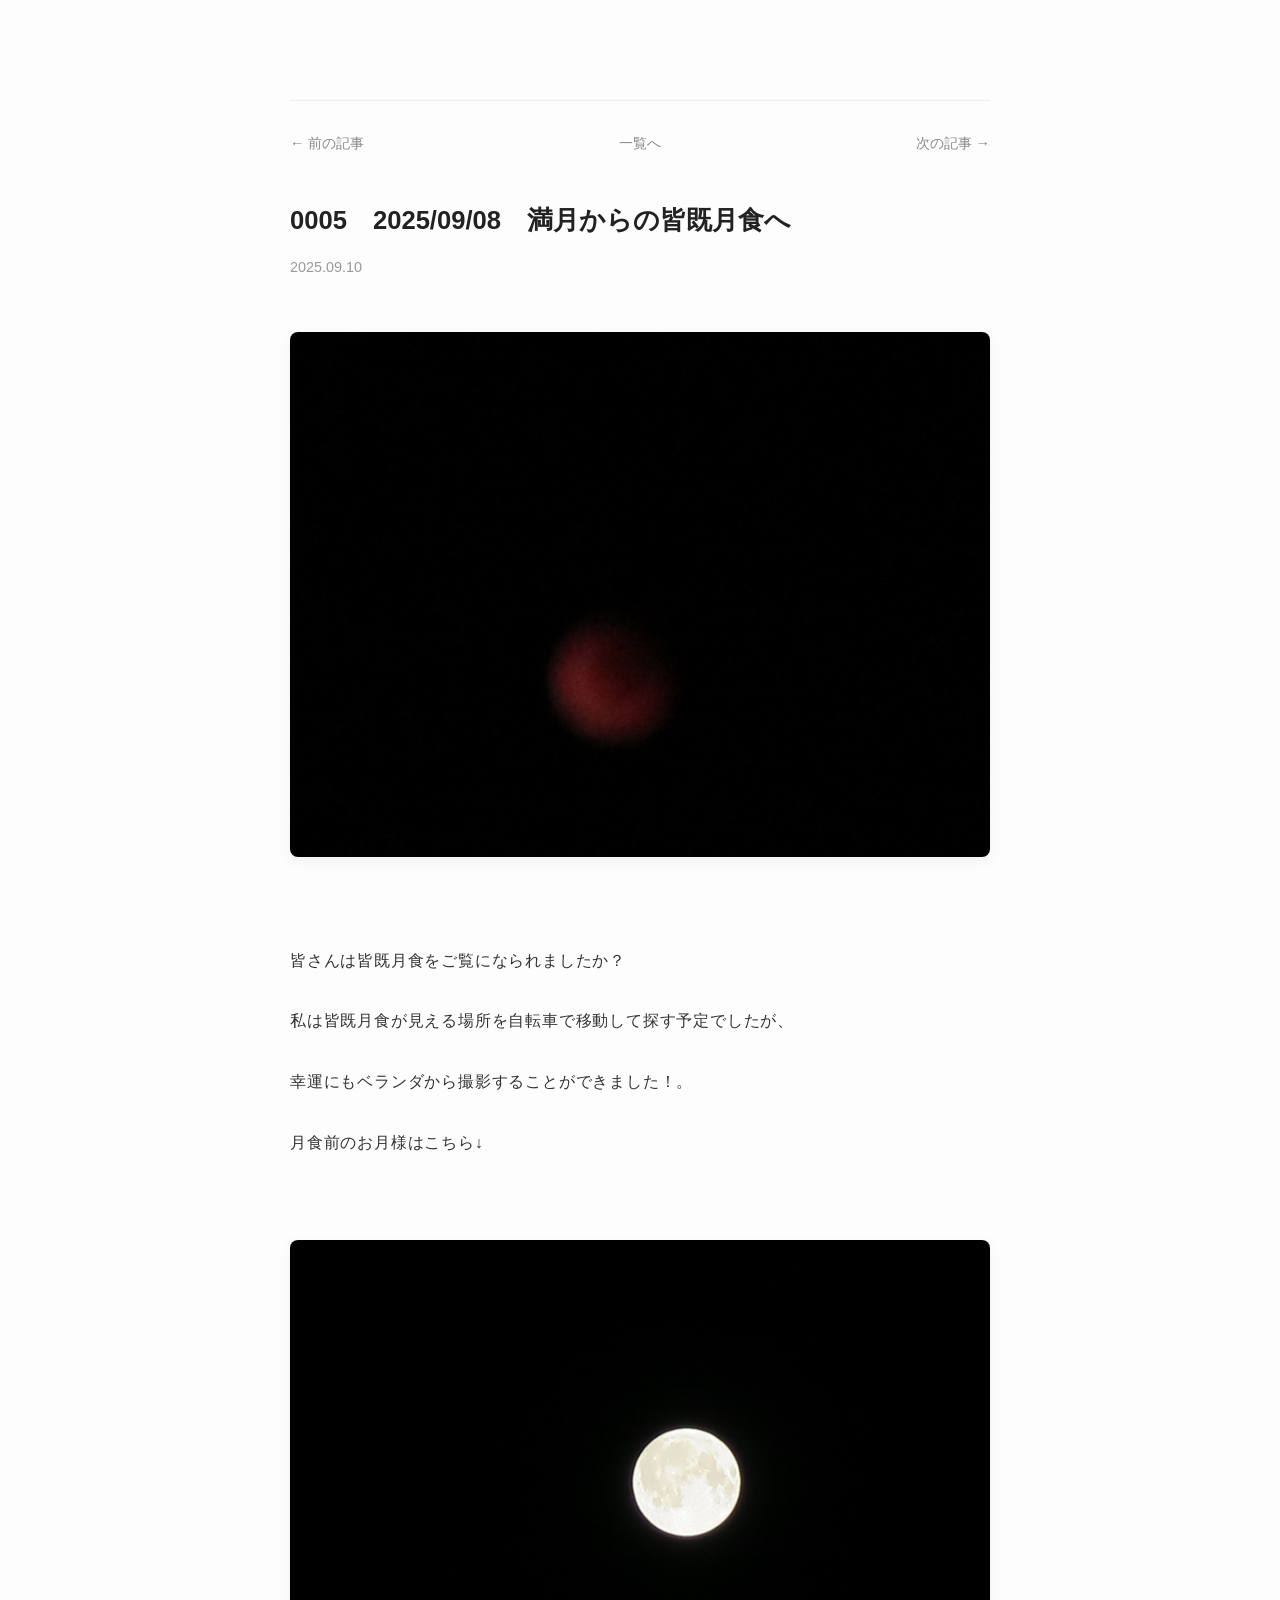
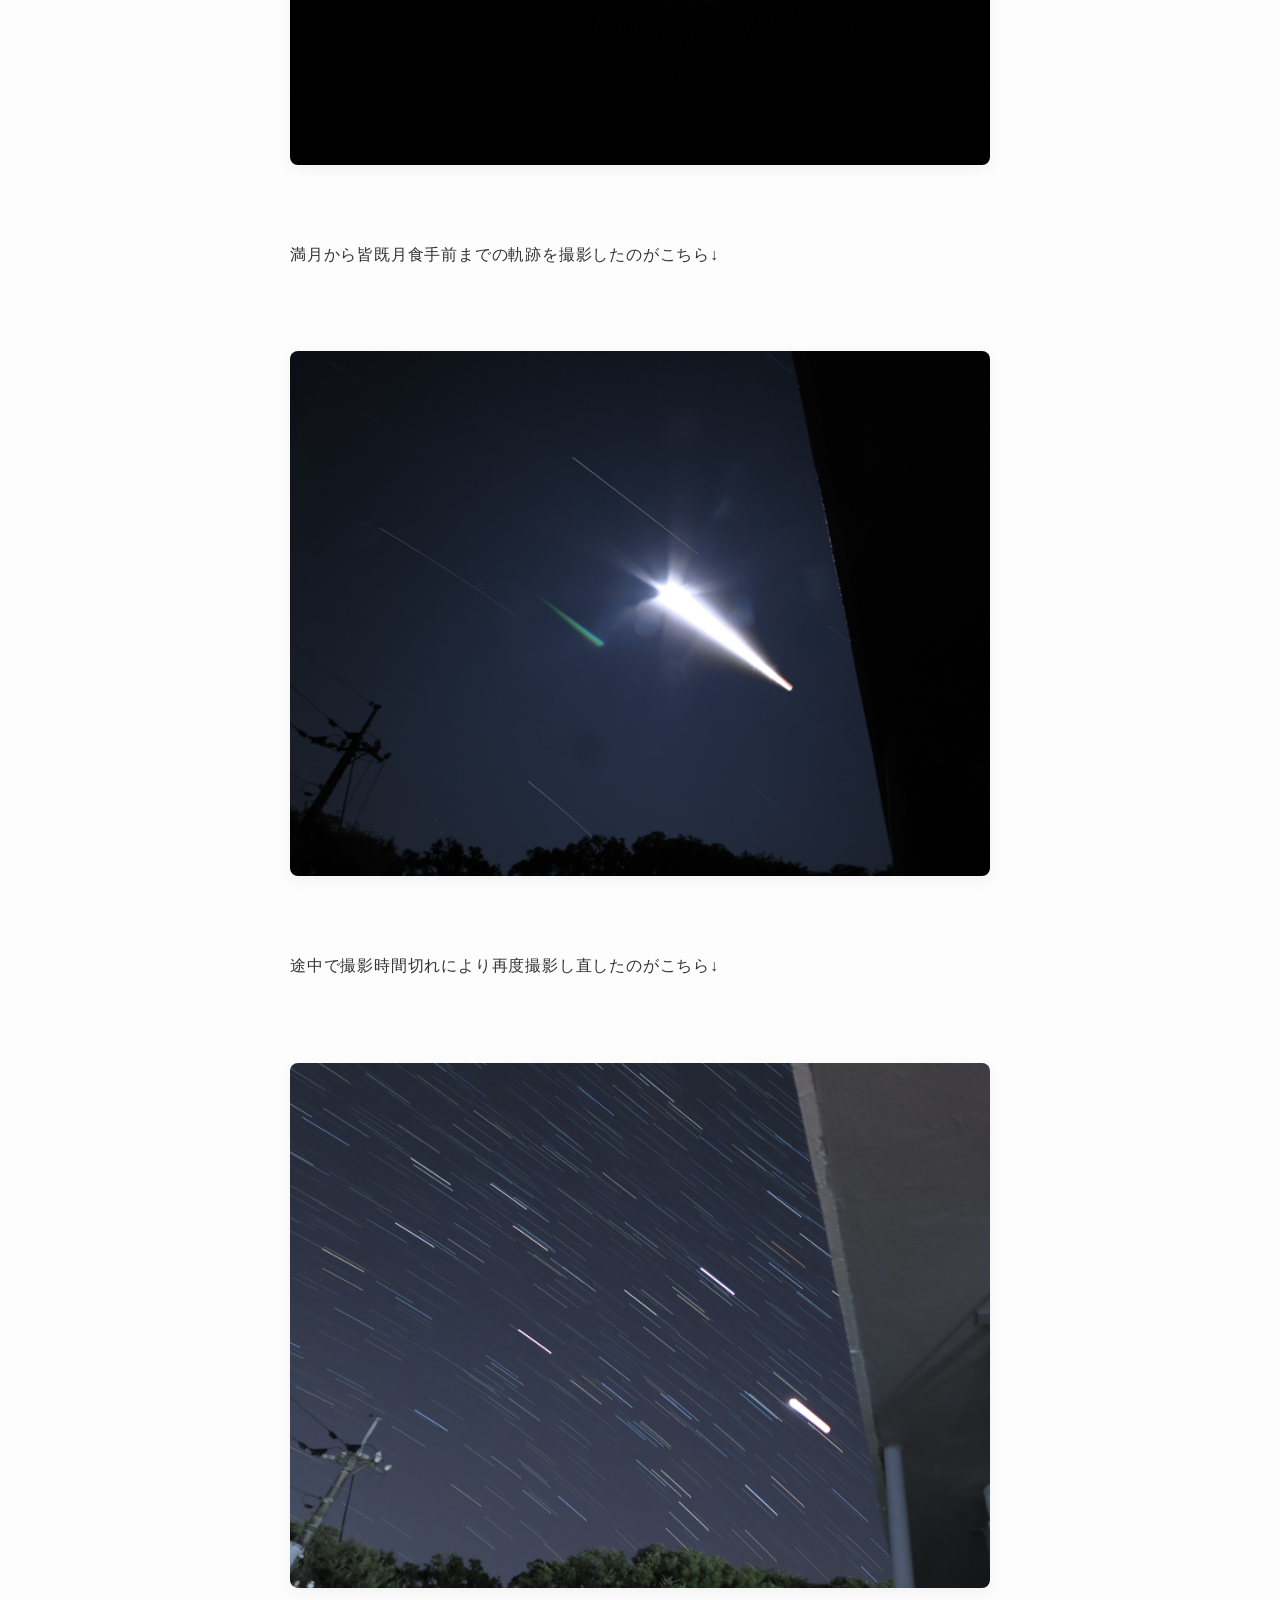
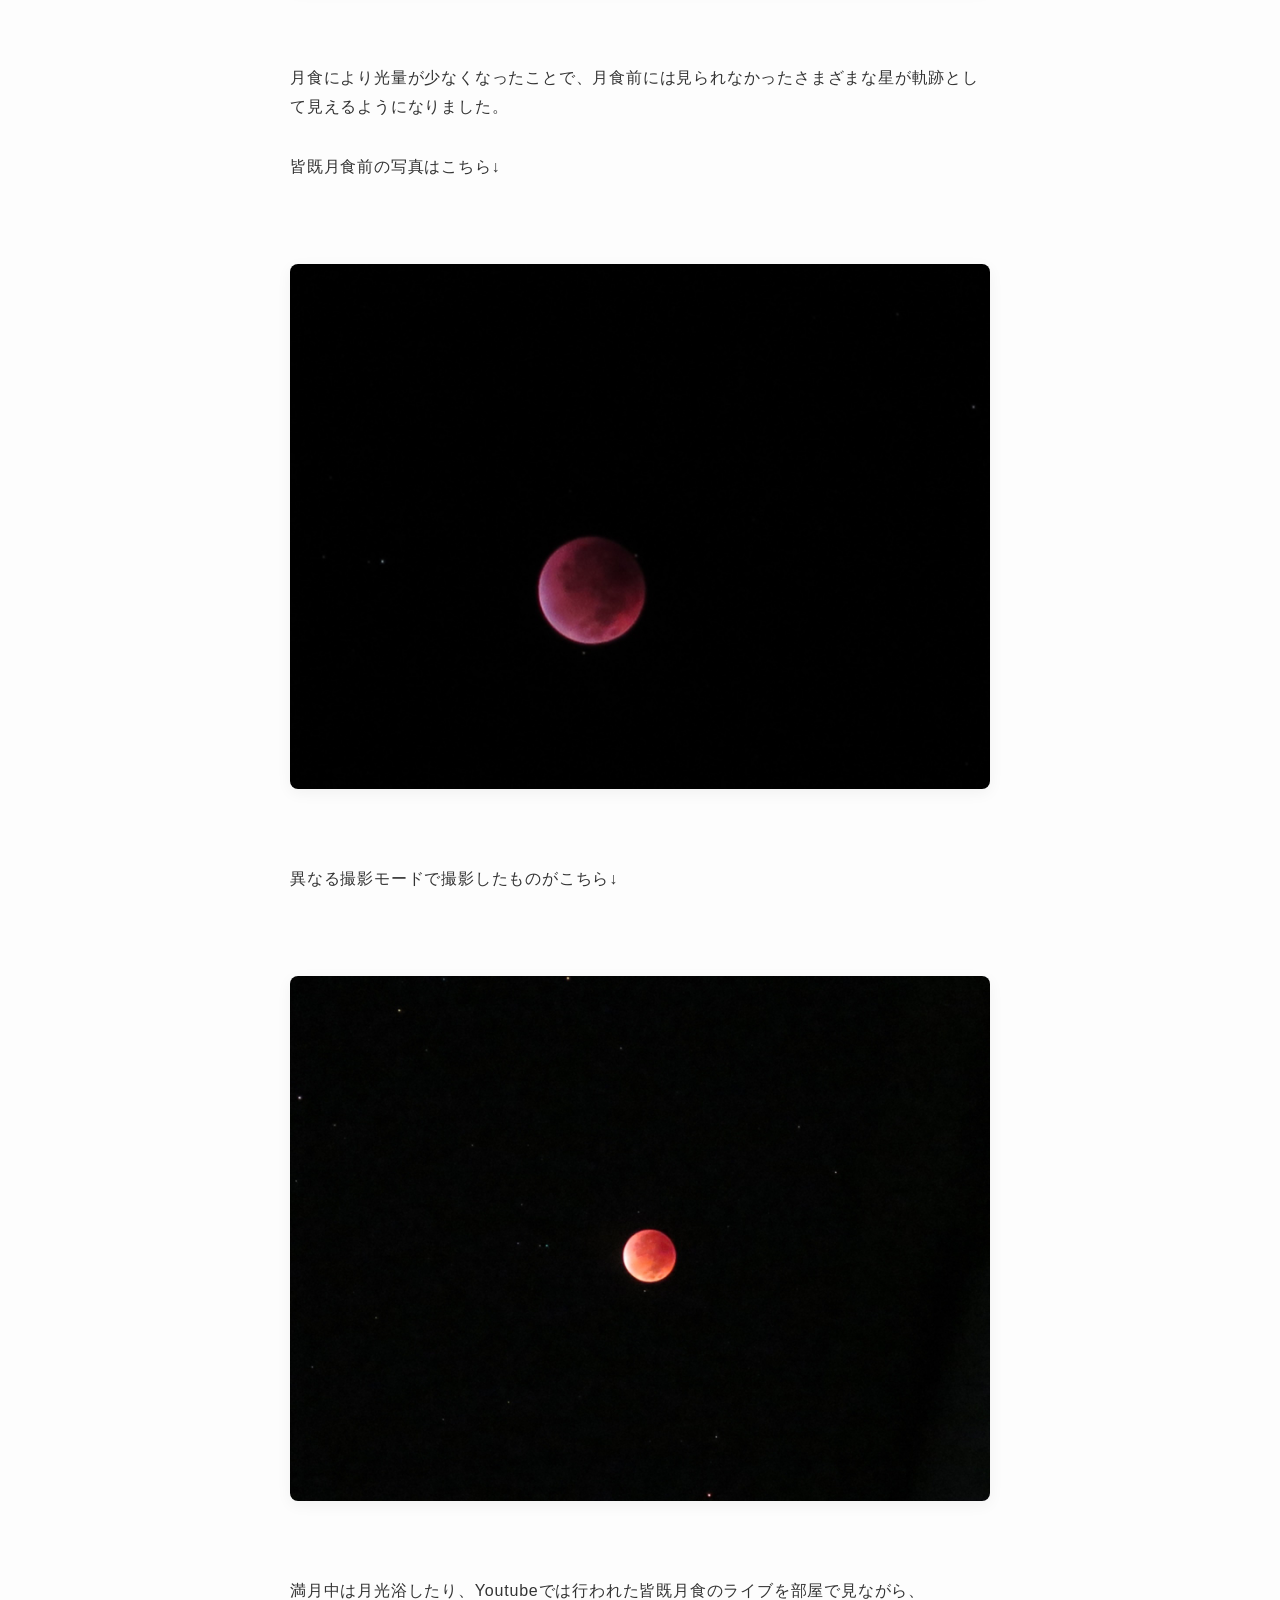
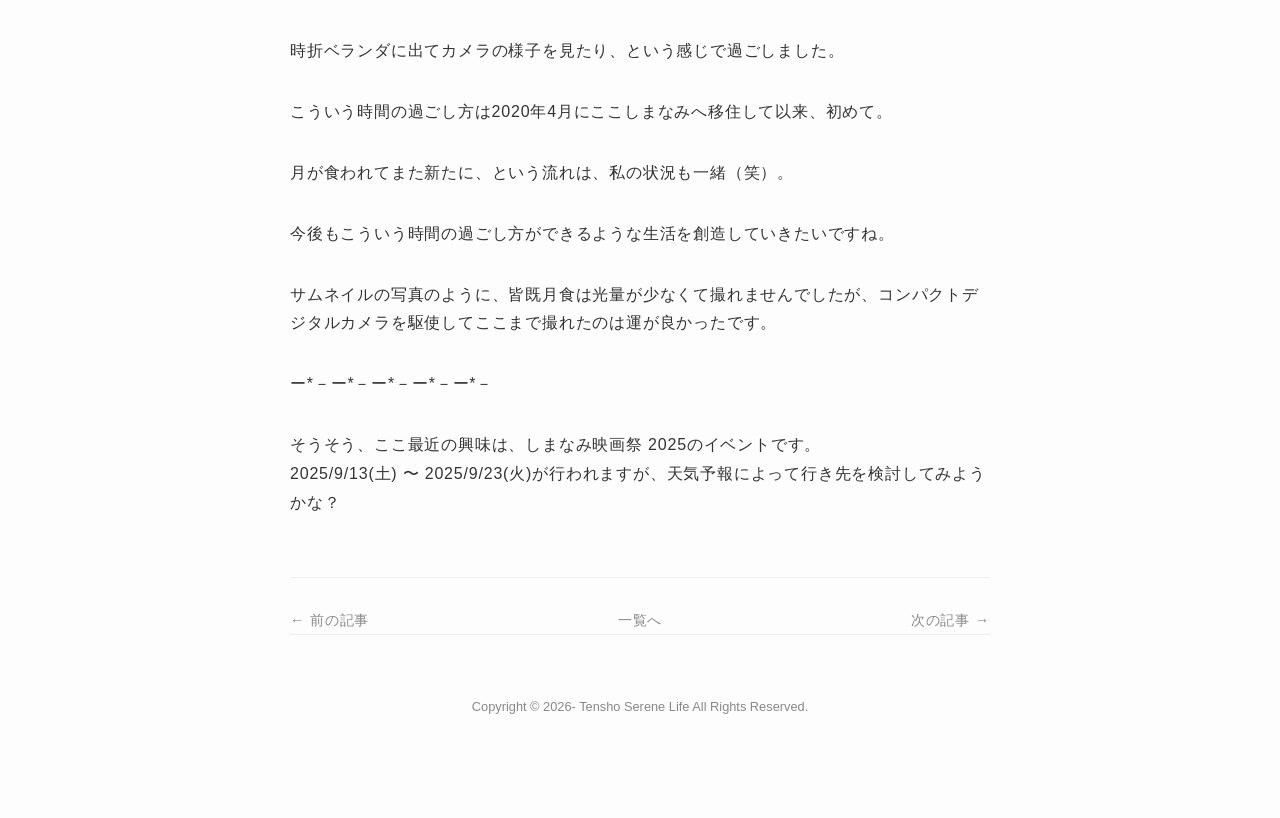
<file: posts/article05.html>
<!DOCTYPE html>
<html lang="ja">
<head>
    <meta charset="UTF-8">
    <meta name="viewport" content="width=device-width, initial-scale=1.0">
    <link href="../style.css" rel="stylesheet" type="text/css">
    <title>0005　2025/09/08　満月からの皆既月食へ | Tensho Serene Blog</title>
    <style>
        /* スマートに見せるための魔法のスパイス */
        body {
            font-family: "Helvetica Neue", Arial, "Hiragino Kaku Gothic ProN", "Hiragino Sans", Meiryo, sans-serif;
            line-height: 1.8;
            color: #333;
            max-width: 700px; /* 横幅を制限して読みやすくします */
            margin: 0 auto;    /* 画面の真ん中に寄せます */
            padding: 40px 20px;
            background-color: #fdfdfd;
        }
        header a { text-decoration: none; color: #888; font-size: 0.9em; }
        h1 { font-size: 1.6em; margin: 40px 0 10px; color: #222; }
        time { color: #999; font-size: 0.9em; }
        .post-image { 
            width: 100%; 
            height: auto; 
            border-radius: 8px; /* 角を少し丸くして柔らかい印象に */
            margin: 50px 0; /* 上下の余白を40pxから50pxに広げ、写真に主役の座を与えます */
            box-shadow: 0 4px 15px rgba(0,0,0,0.05); /* 軽い影で浮かび上がらせます */
        }
        .content { margin-top: 30px; letter-spacing: 0.05em; }
        .content p {
    margin-bottom: 2em; /* 段落の後に、文字2個分の空行を作ります */
}
    </style>
</head>
<body>
<nav class="post-navigation">
    <a href="article04.html" class="nav-prev">← 前の記事</a>
    <a href="../index.html" class="nav-home">一覧へ</a>
    <a href="article06.html" class="nav-next">次の記事 →</a>
</nav>
    <article>
        <h1>0005　2025/09/08　満月からの皆既月食へ</h1>
        <time datetime="2025-09-10">2025.09.10</time>
        
        <img src="../images/IMG_202509081331.jpg" alt="天体鑑賞" class="post-image">
        
        <div class="content">
            <p>皆さんは皆既月食をご覧になられましたか？</p>
<p>私は皆既月食が見える場所を自転車で移動して探す予定でしたが、</p>
<p>幸運にもベランダから撮影することができました！。</p>
<p>月食前のお月様はこちら↓</p>

<img src="../images/IMG_1305.jpg" alt="20250908　満月" class="post-image">
<p>満月から皆既月食手前までの軌跡を撮影したのがこちら↓</p>
<img src="../images/IMG_1310.jpg" alt="20250908　0226から0240まで軌跡" class="post-image">
<p>途中で撮影時間切れにより再度撮影し直したのがこちら↓</p>
<img src="../images/IMG_1312.jpg" alt="20250908　0243から軌跡" class="post-image">
<p>月食により光量が少なくなったことで、月食前には見られなかったさまざまな星が軌跡として見えるようになりました。</p>
<p>皆既月食前の写真はこちら↓</p>
<img src="../images/IMG_1325.jpg" alt="20250908　0252　皆既月食前" class="post-image">
<p>異なる撮影モードで撮影したものがこちら↓　</p>
<img src="../images/IMG_1340.jpg" alt="20250908　0258" class="post-image">
<p>満月中は月光浴したり、Youtubeでは行われた皆既月食のライブを部屋で見ながら、</p>
<p>時折ベランダに出てカメラの様子を見たり、という感じで過ごしました。</p>
<p>こういう時間の過ごし方は2020年4月にここしまなみへ移住して以来、初めて。</p>
<p>月が食われてまた新たに、という流れは、私の状況も一緒（笑）。</p>
<p>今後もこういう時間の過ごし方ができるような生活を創造していきたいですね。</p>
<p>サムネイルの写真のように、皆既月食は光量が少なくて撮れませんでしたが、コンパクトデジタルカメラを駆使してここまで撮れたのは運が良かったです。</p>
<p>ー*－ー*－ー*－ー*－ー*－</p>
<p>そうそう、ここ最近の興味は、しまなみ映画祭 2025のイベントです。2025/9/13(土)&nbsp;〜&nbsp;2025/9/23(火)が行われますが、天気予報によって行き先を検討してみようかな？</p>	

</p>
<nav class="post-navigation">
    <a href="article04.html" class="nav-prev">← 前の記事</a>
    <a href="../index.html" class="nav-home">一覧へ</a>
    <a href="article06.html" class="nav-next">次の記事 →</a>
</nav>
        </div>


    </article>
  <footer>
            <address>
                Copyright &copy; 2026- Tensho Serene Life All Rights Reserved.<br>
            </address>
        </footer>
</body>
</html>
</file>
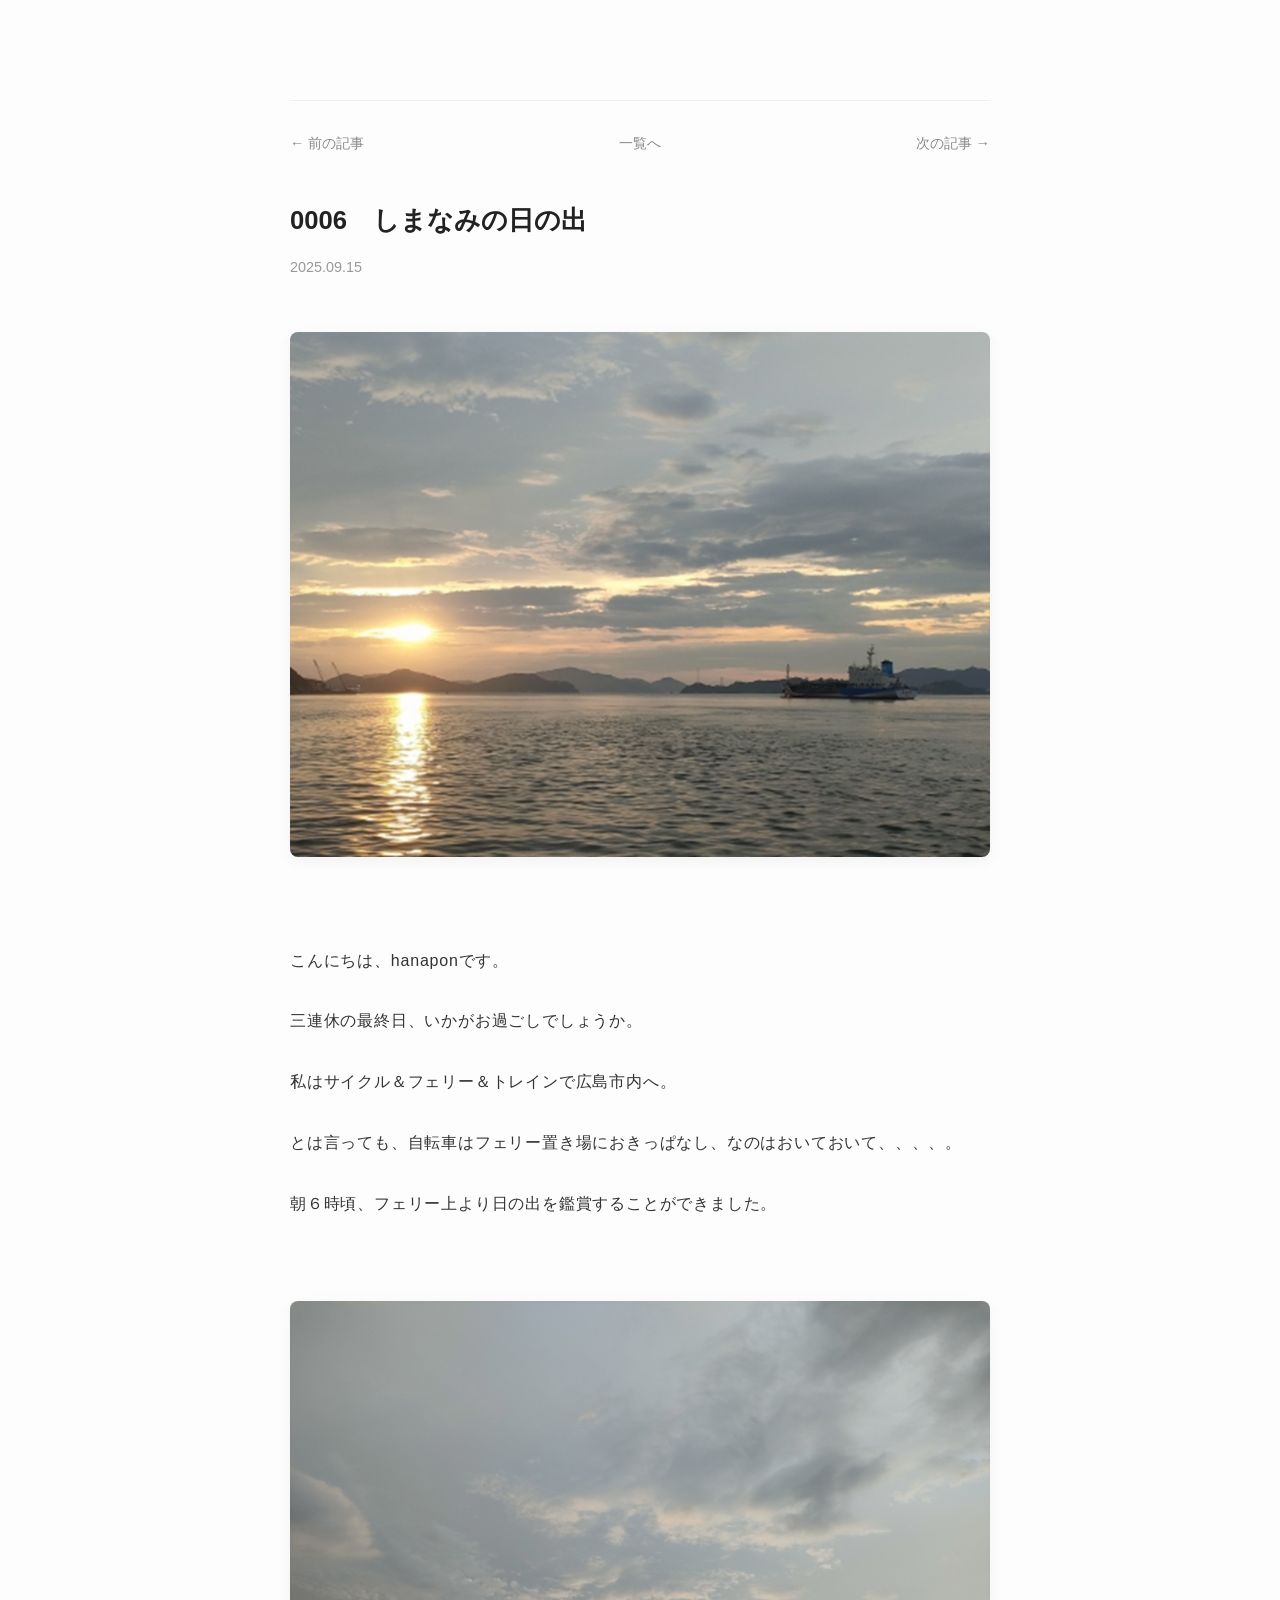
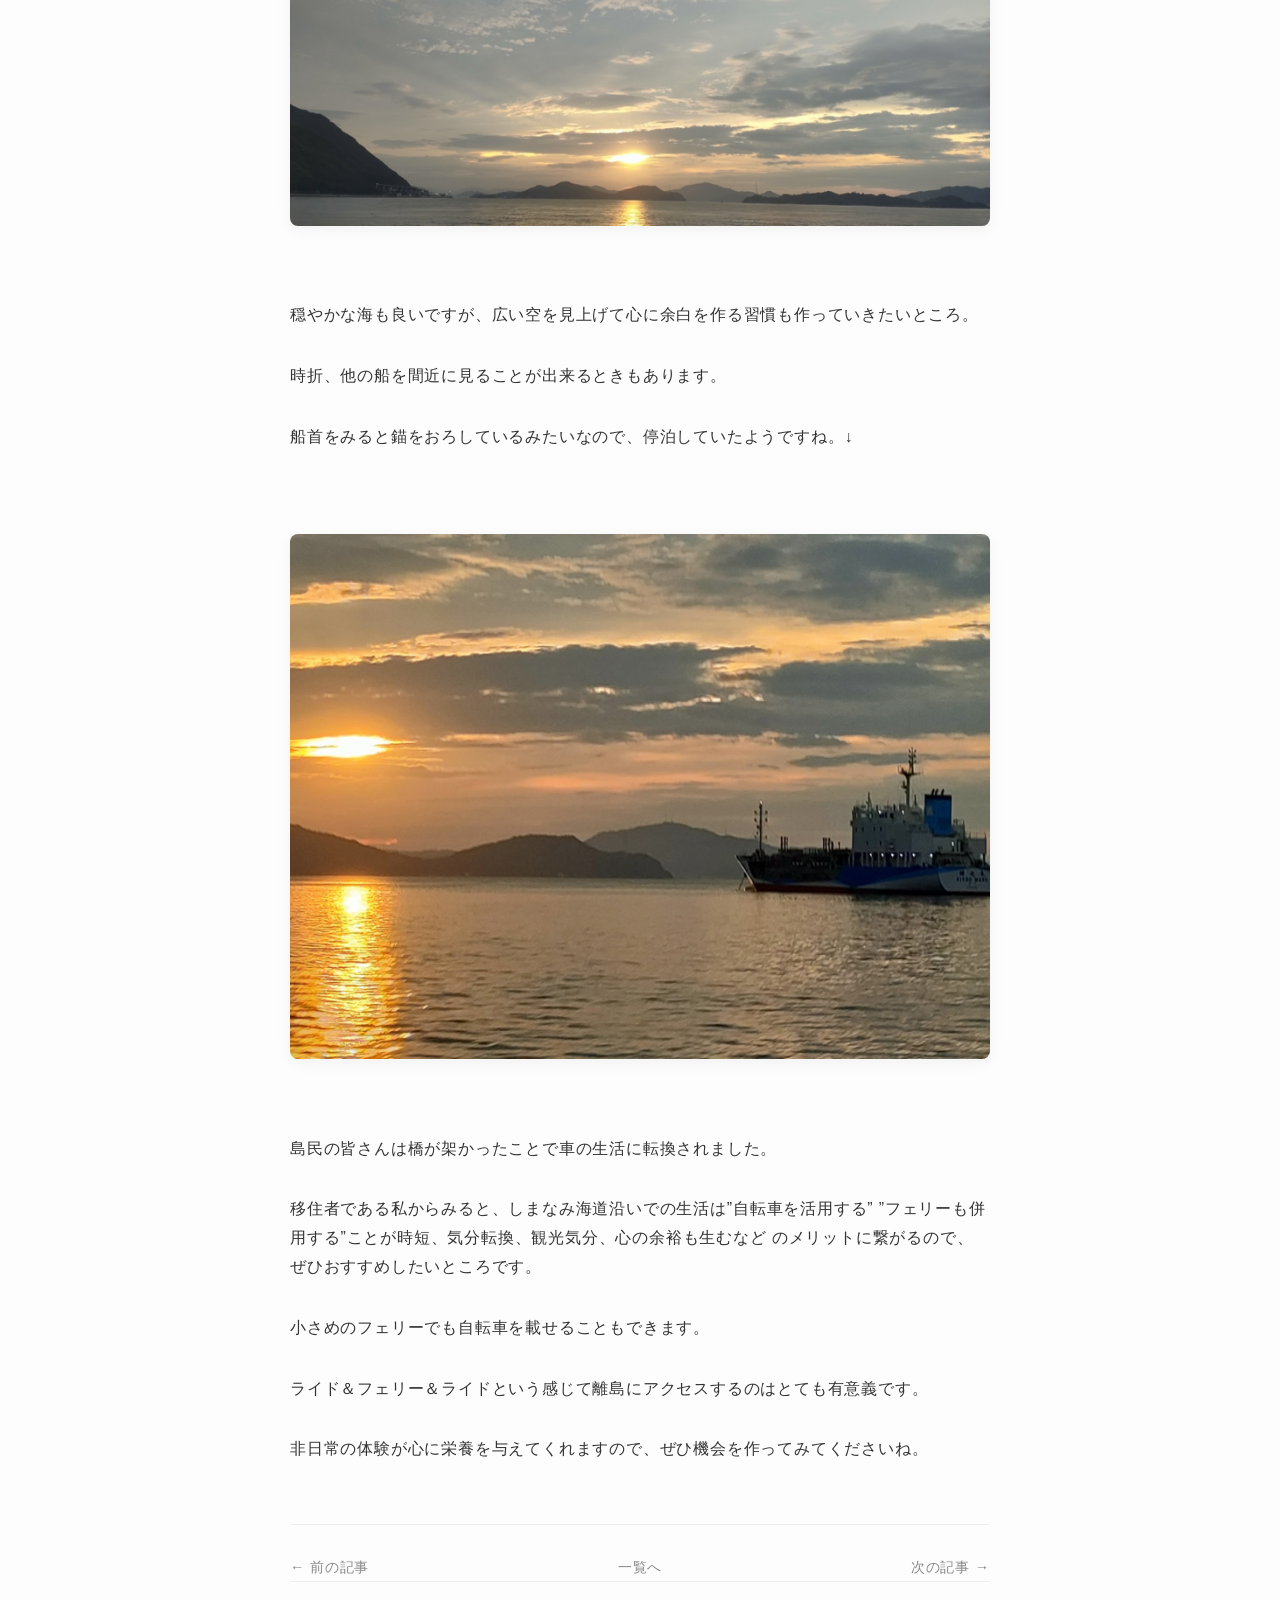
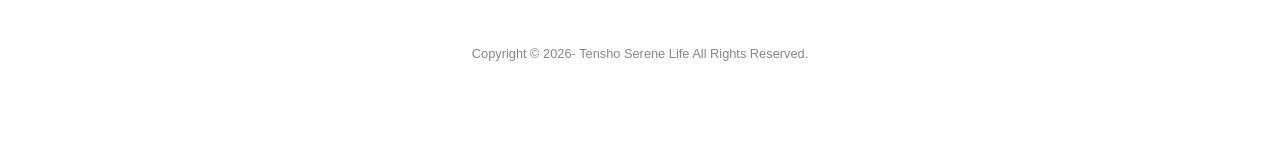
<file: posts/article06.html>
<!DOCTYPE html>
<html lang="ja">
<head>
    <meta charset="UTF-8">
    <meta name="viewport" content="width=device-width, initial-scale=1.0">
    <link href="../style.css" rel="stylesheet" type="text/css">
    <title>0006　しまなみの日の出 | Tensho Serene Blog</title>
    <style>
        /* スマートに見せるための魔法のスパイス */
        body {
            font-family: "Helvetica Neue", Arial, "Hiragino Kaku Gothic ProN", "Hiragino Sans", Meiryo, sans-serif;
            line-height: 1.8;
            color: #333;
            max-width: 700px; /* 横幅を制限して読みやすくします */
            margin: 0 auto;    /* 画面の真ん中に寄せます */
            padding: 40px 20px;
            background-color: #fdfdfd;
        }
        header a { text-decoration: none; color: #888; font-size: 0.9em; }
        h1 { font-size: 1.6em; margin: 40px 0 10px; color: #222; }
        time { color: #999; font-size: 0.9em; }
        .post-image { 
            width: 100%; 
            height: auto; 
            border-radius: 8px; /* 角を少し丸くして柔らかい印象に */
            margin: 50px 0; /* 上下の余白を40pxから50pxに広げ、写真に主役の座を与えます */
            box-shadow: 0 4px 15px rgba(0,0,0,0.05); /* 軽い影で浮かび上がらせます */
        }
        .content { margin-top: 30px; letter-spacing: 0.05em; }
        .content p {
    margin-bottom: 2em; /* 段落の後に、文字2個分の空行を作ります */
}
    </style>
</head>
<body>
<nav class="post-navigation">
    <a href="article05.html" class="nav-prev">← 前の記事</a>
    <a href="../index.html" class="nav-home">一覧へ</a>
    <a href="article07.html" class="nav-next">次の記事 →</a>
</nav>
    <article>
        <h1>0006　しまなみの日の出</h1>
        <time datetime="2025-09-15">2025.09.15</time>
        
        <img src="../images/IMG20250914.jpg" alt="日の出1" class="post-image">
        
        <div class="content">
            <p>こんにちは、hanaponです。</p>
<p>三連休の最終日、いかがお過ごしでしょうか。</p>
<p>私はサイクル＆フェリー＆トレインで広島市内へ。</p>
<p>とは言っても、自転車はフェリー置き場におきっぱなし、なのはおいておいて、、、、。</p>
<p>朝６時頃、フェリー上より日の出を鑑賞することができました。</p>
<img src="../images/IMG202509143.jpg" alt="しまなみ日の出2" class="post-image">
<p>穏やかな海も良いですが、広い空を見上げて心に余白を作る習慣も作っていきたいところ。</p>
<p>時折、他の船を間近に見ることが出来るときもあります。</p>
<p>船首をみると錨をおろしているみたいなので、停泊していたようですね。↓</p>

<img src="../images/IMG202509142.jpg" alt="しまなみ日の出3" class="post-image">
<p>島民の皆さんは橋が架かったことで車の生活に転換されました。</p>
移住者である私からみると、しまなみ海道沿いでの生活は”自転車を活用する”
”フェリーも併用する”ことが時短、気分転換、観光気分、心の余裕も生むなど
のメリットに繋がるので、ぜひおすすめしたいところです。</p>
<p>小さめのフェリーでも自転車を載せることもできます。</p>
<p>ライド＆フェリー＆ライドという感じて離島にアクセスするのはとても有意義です。</p>
<p>非日常の体験が心に栄養を与えてくれますので、ぜひ機会を作ってみてくださいね。</p>



</p>
<nav class="post-navigation">
    <a href="article05.html" class="nav-prev">← 前の記事</a>
    <a href="../index.html" class="nav-home">一覧へ</a>
    <a href="article07.html" class="nav-next">次の記事 →</a>
</nav>
        </div>


    </article>
  <footer>
            <address>
                Copyright &copy; 2026- Tensho Serene Life All Rights Reserved.<br>
            </address>
        </footer>
</body>
</html>
</file>
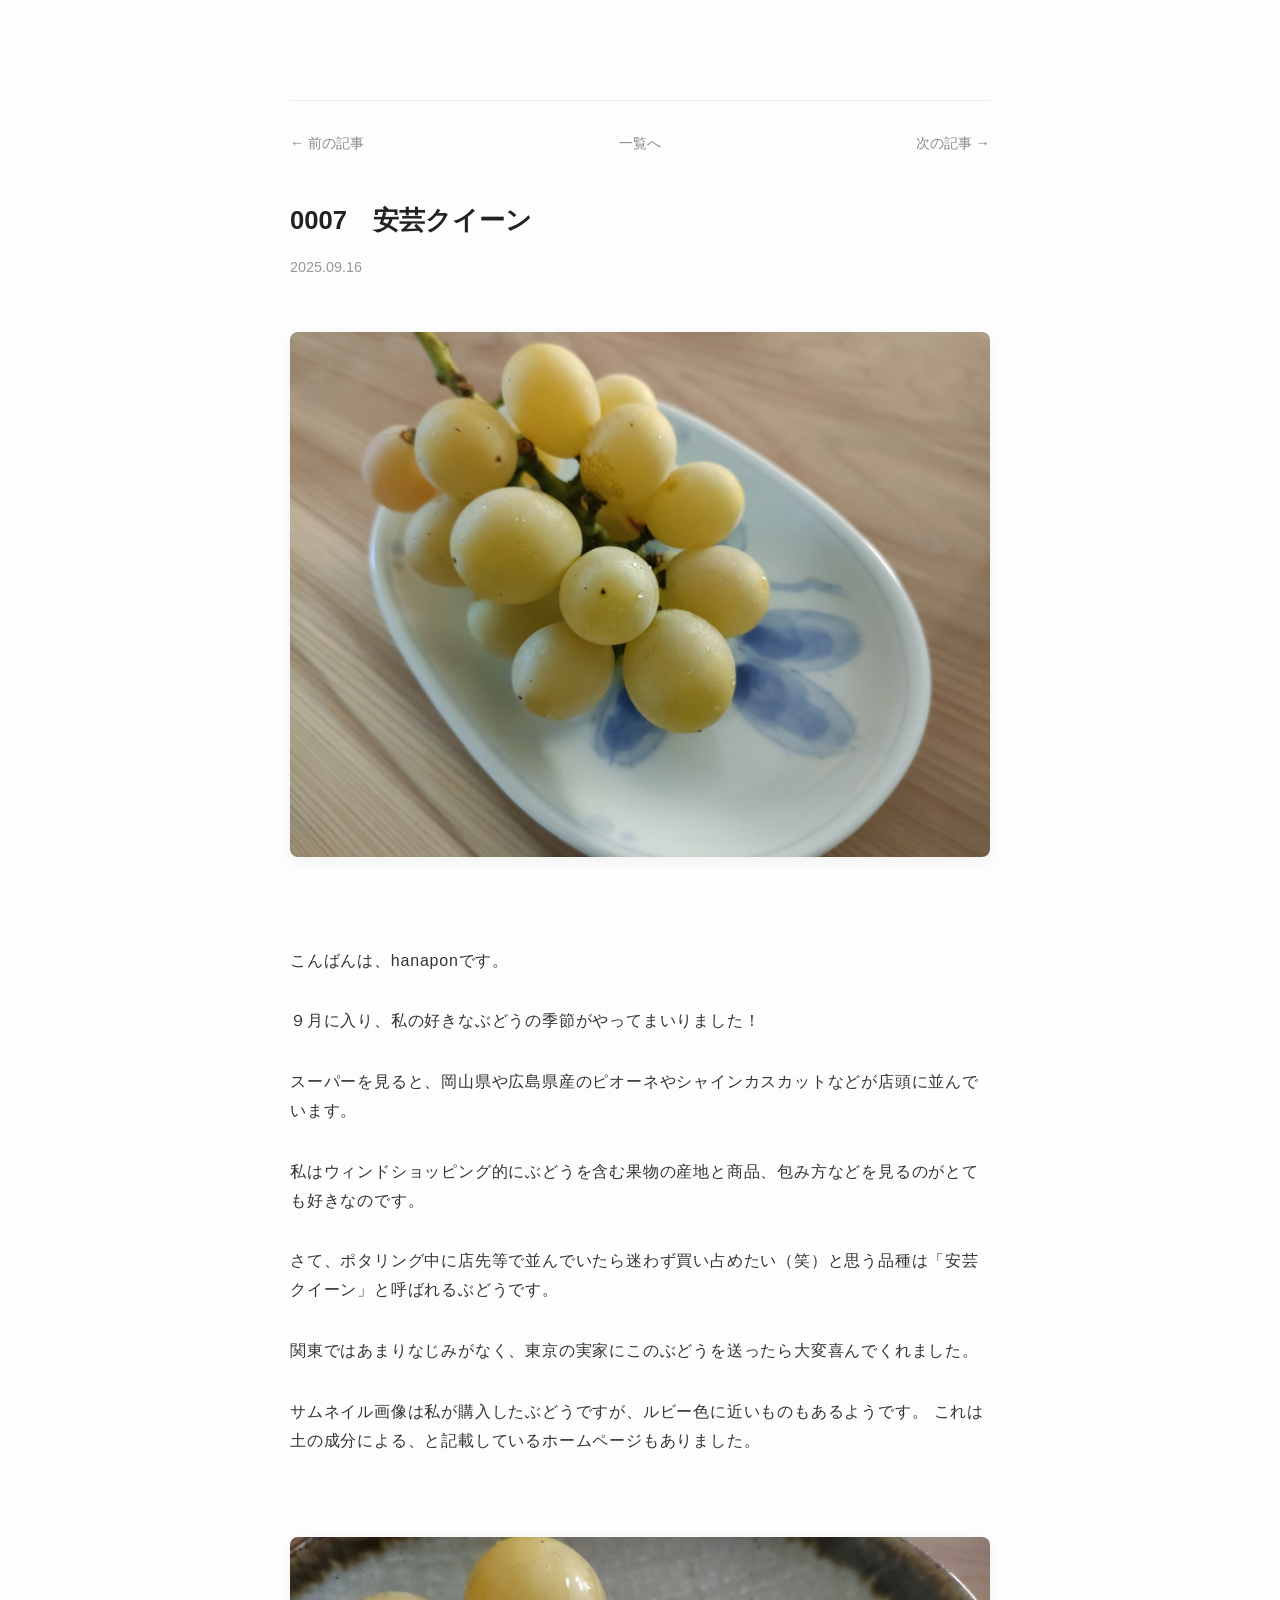
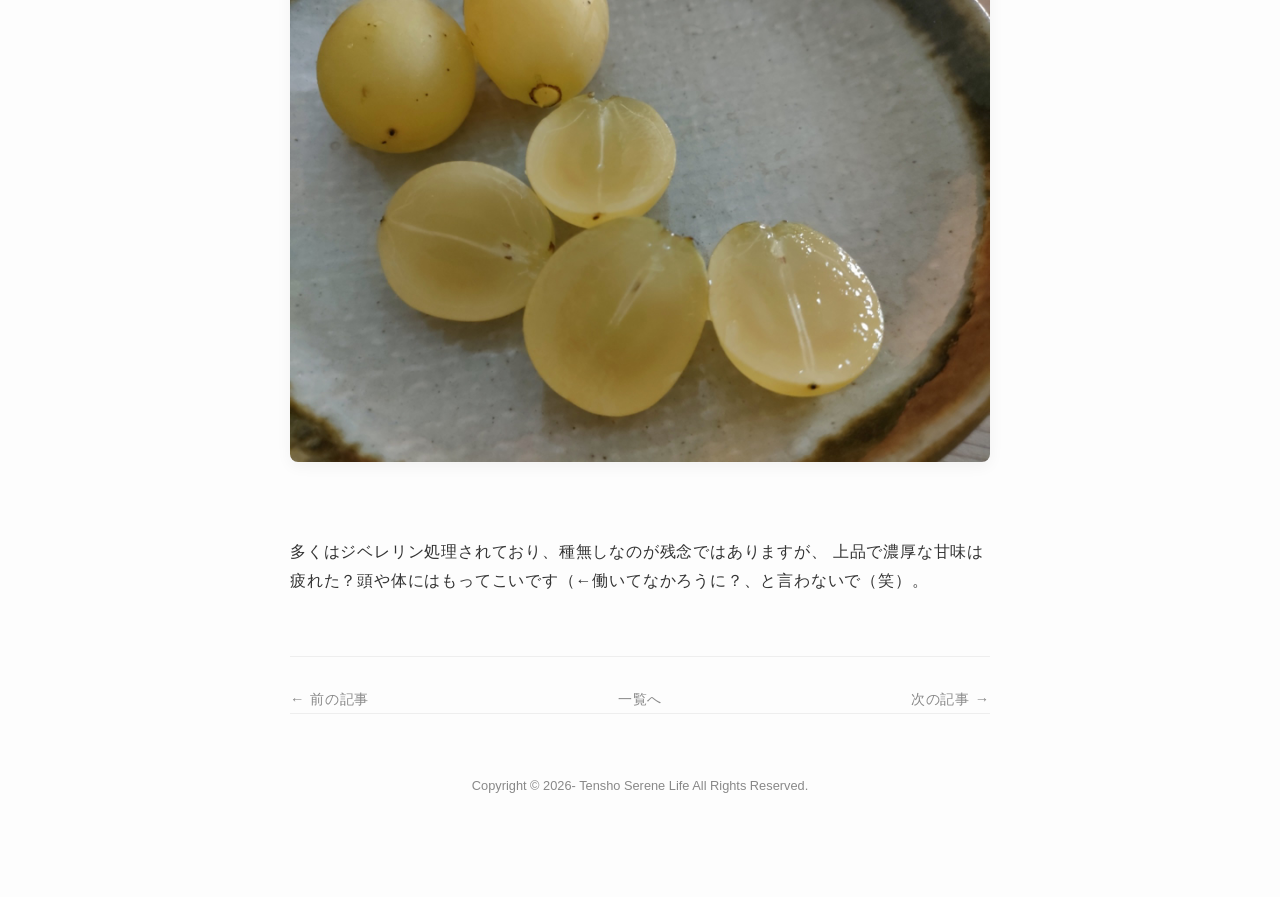
<file: posts/article07.html>
<!DOCTYPE html>
<html lang="ja">
<head>
    <meta charset="UTF-8">
    <meta name="viewport" content="width=device-width, initial-scale=1.0">
    <link href="../style.css" rel="stylesheet" type="text/css">
    <title>0007　安芸クイーン | Tensho Serene Blog</title>
    <style>
        /* スマートに見せるための魔法のスパイス */
        body {
            font-family: "Helvetica Neue", Arial, "Hiragino Kaku Gothic ProN", "Hiragino Sans", Meiryo, sans-serif;
            line-height: 1.8;
            color: #333;
            max-width: 700px; /* 横幅を制限して読みやすくします */
            margin: 0 auto;    /* 画面の真ん中に寄せます */
            padding: 40px 20px;
            background-color: #fdfdfd;
        }
        header a { text-decoration: none; color: #888; font-size: 0.9em; }
        h1 { font-size: 1.6em; margin: 40px 0 10px; color: #222; }
        time { color: #999; font-size: 0.9em; }
        .post-image { 
            width: 100%; 
            height: auto; 
            border-radius: 8px; /* 角を少し丸くして柔らかい印象に */
            margin: 50px 0; /* 上下の余白を40pxから50pxに広げ、写真に主役の座を与えます */
            box-shadow: 0 4px 15px rgba(0,0,0,0.05); /* 軽い影で浮かび上がらせます */
        }
        .content { margin-top: 30px; letter-spacing: 0.05em; }
        .content p {
    margin-bottom: 2em; /* 段落の後に、文字2個分の空行を作ります */
}
    </style>
</head>
<body>
<nav class="post-navigation">
    <a href="article06.html" class="nav-prev">← 前の記事</a>
    <a href="../index.html" class="nav-home">一覧へ</a>
    <a href="article08.html" class="nav-next">次の記事 →</a>
</nav>
    <article>
        <h1>0007　安芸クイーン</h1>
        <time datetime="2025-09-16">2025.09.16</time>
        
        <img src="../images/IMG20250915.jpg" alt="安芸クイーン" class="post-image">
        
        <div class="content">
            <p>こんばんは、hanaponです。</p>
<p>９月に入り、私の好きなぶどうの季節がやってまいりました！</p>
<p>スーパーを見ると、岡山県や広島県産のピオーネやシャインカスカットなどが店頭に並んでいます。</p>
<p>私はウィンドショッピング的にぶどうを含む果物の産地と商品、包み方などを見るのがとても好きなのです。</p>
<p>さて、ポタリング中に店先等で並んでいたら迷わず買い占めたい（笑）と思う品種は「安芸クイーン」と呼ばれるぶどうです。</p>
<p>関東ではあまりなじみがなく、東京の実家にこのぶどうを送ったら大変喜んでくれました。</p>
<p>サムネイル画像は私が購入したぶどうですが、ルビー色に近いものもあるようです。
これは土の成分による、と記載しているホームページもありました。</p>
<img src="../images/IMG20250916.jpg" alt="安芸クイーン粒" class="post-image">
<p>多くはジベレリン処理されており、種無しなのが残念ではありますが、
上品で濃厚な甘味は疲れた？頭や体にはもってこいです（←働いてなかろうに？、と言わないで（笑）。</p>					</section>




</p>
<nav class="post-navigation">
    <a href="article06.html" class="nav-prev">← 前の記事</a>
    <a href="../index.html" class="nav-home">一覧へ</a>
    <a href="article08.html" class="nav-next">次の記事 →</a>
</nav>
        </div>


    </article>
  <footer>
            <address>
                Copyright &copy; 2026- Tensho Serene Life All Rights Reserved.<br>
            </address>
        </footer>
</body>
</html>
</file>
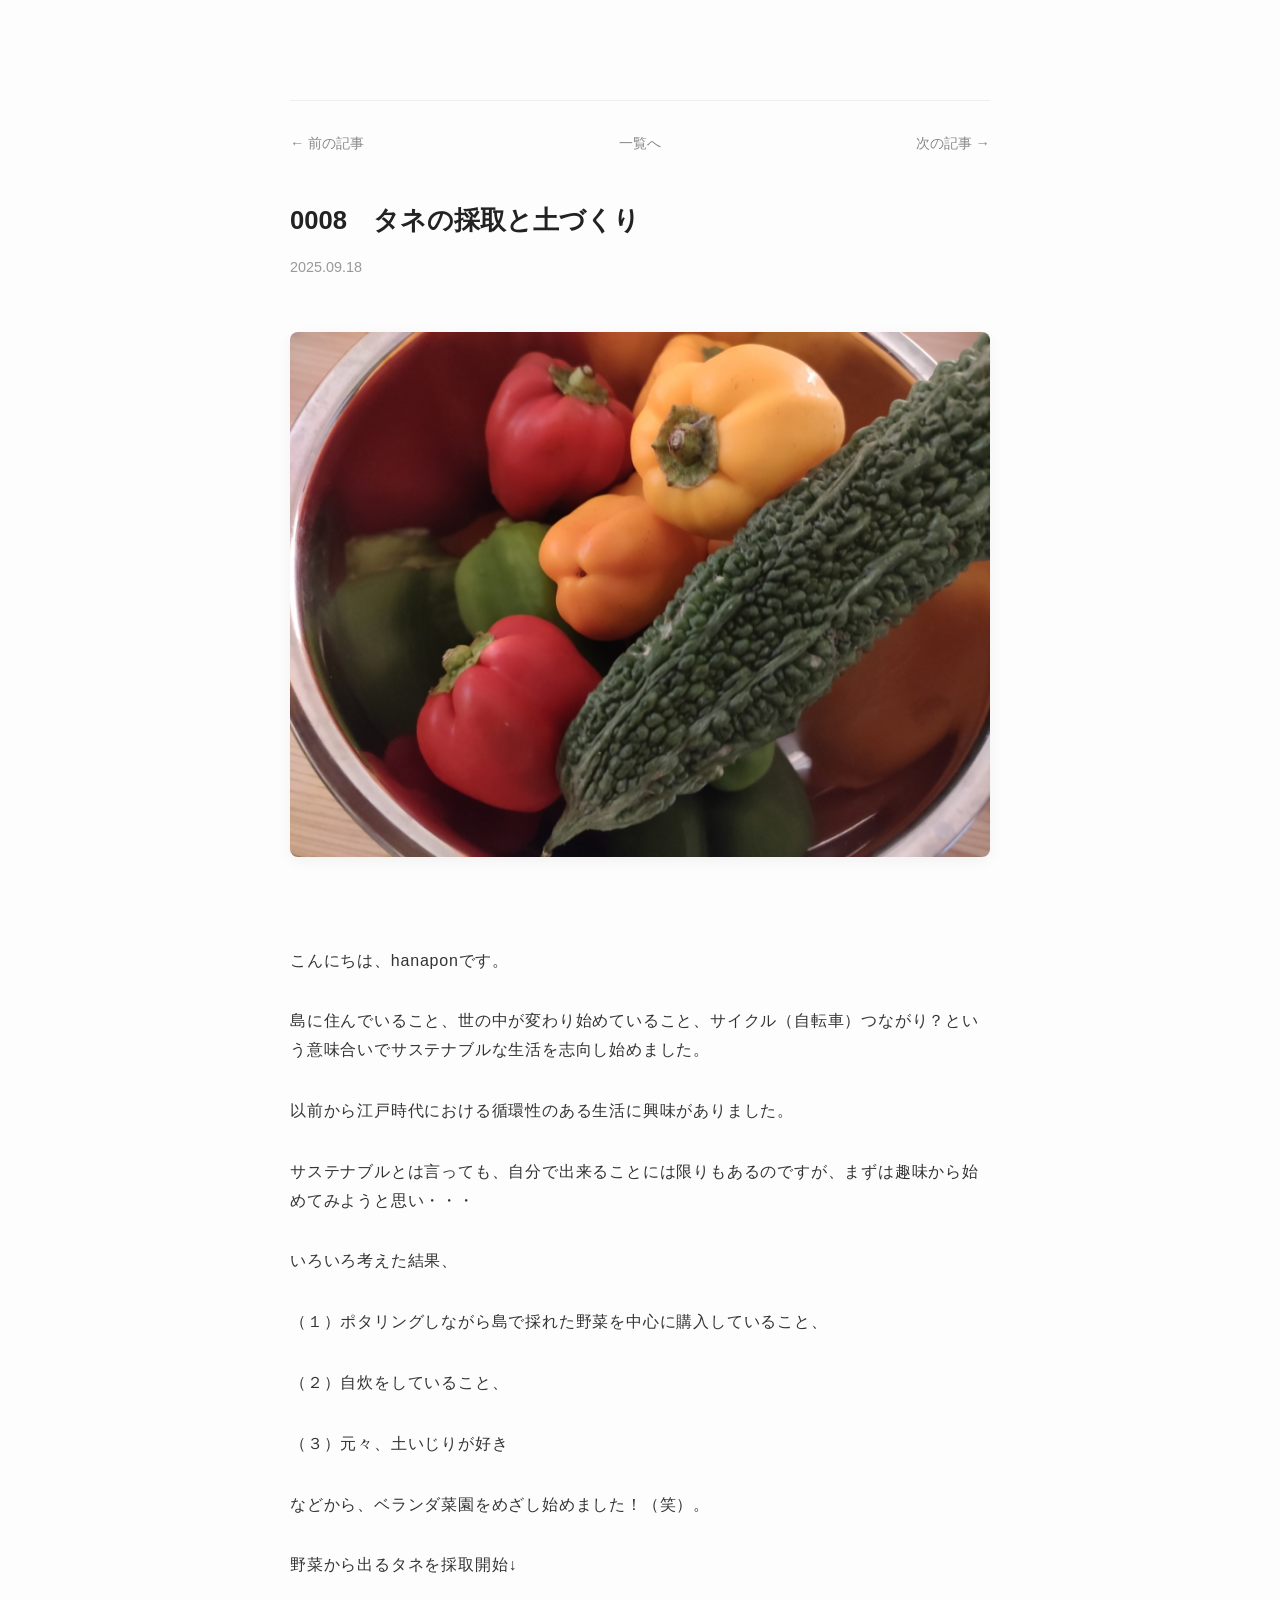
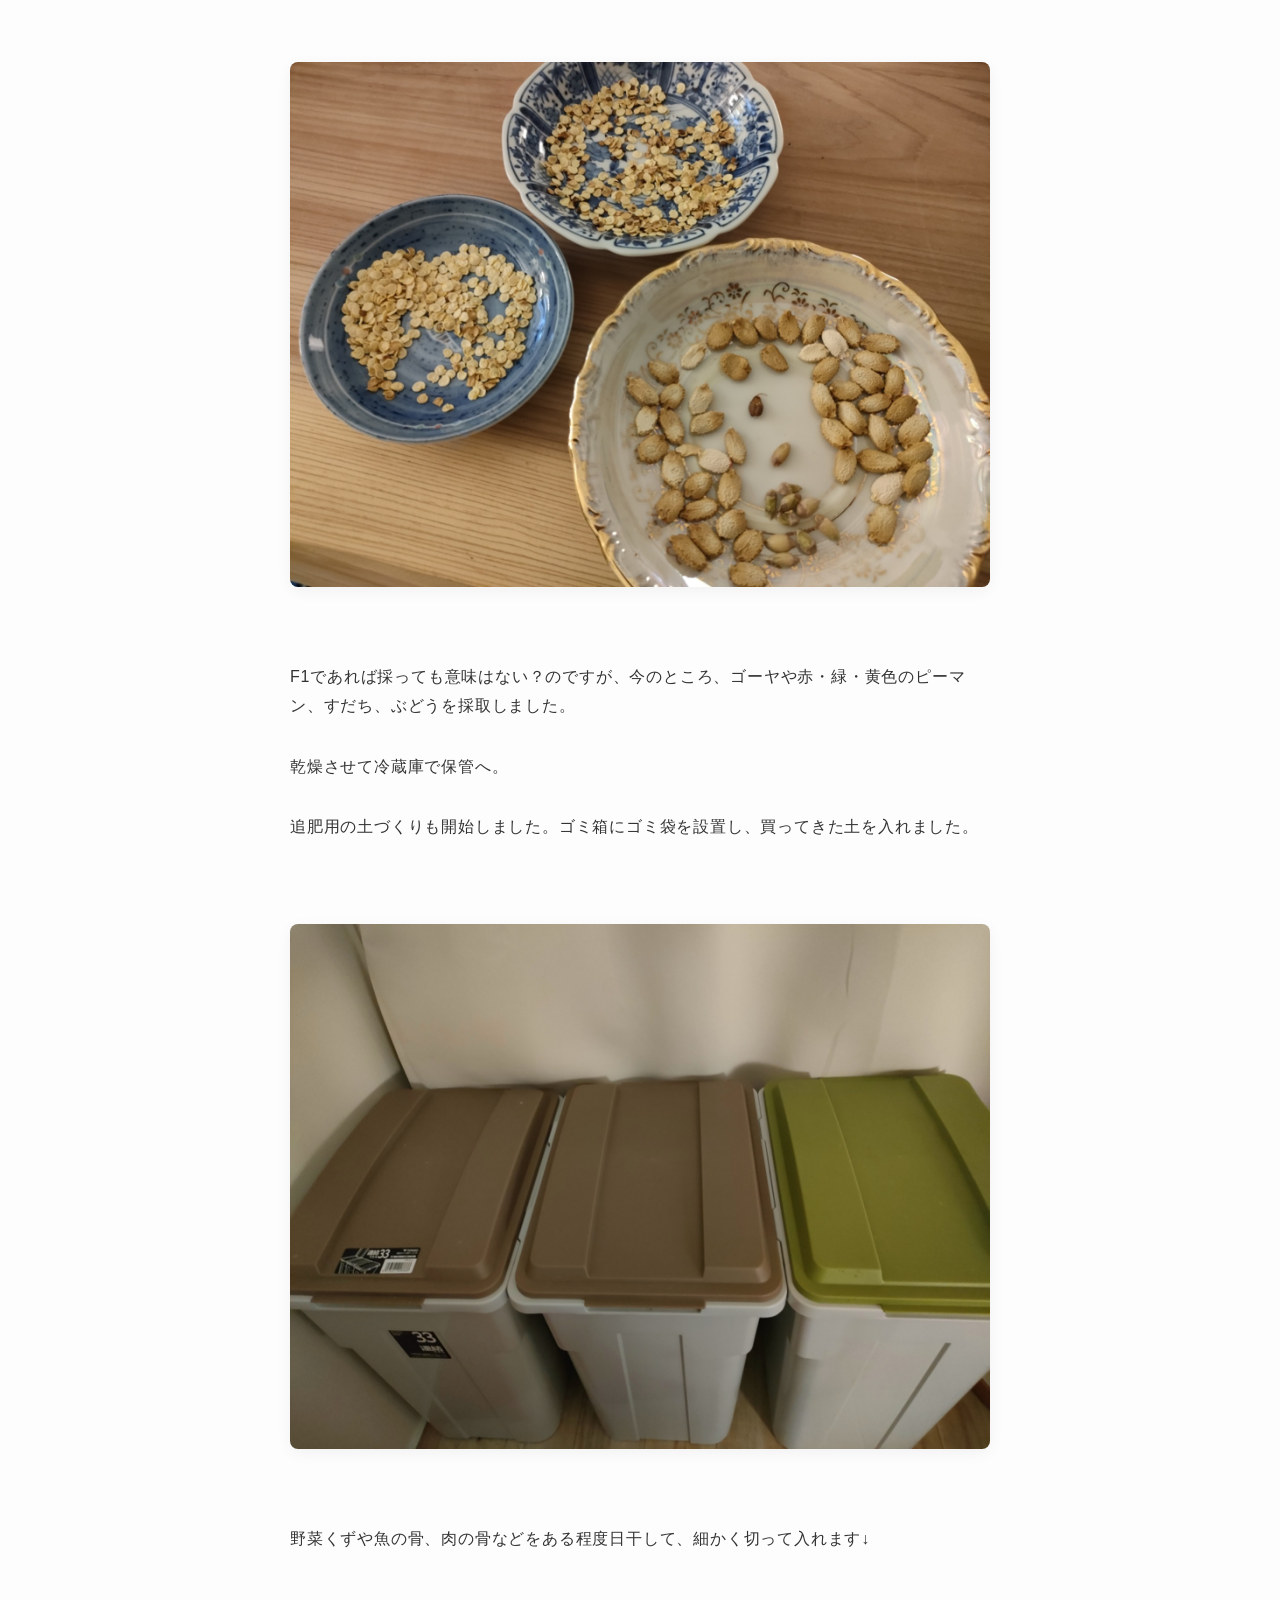
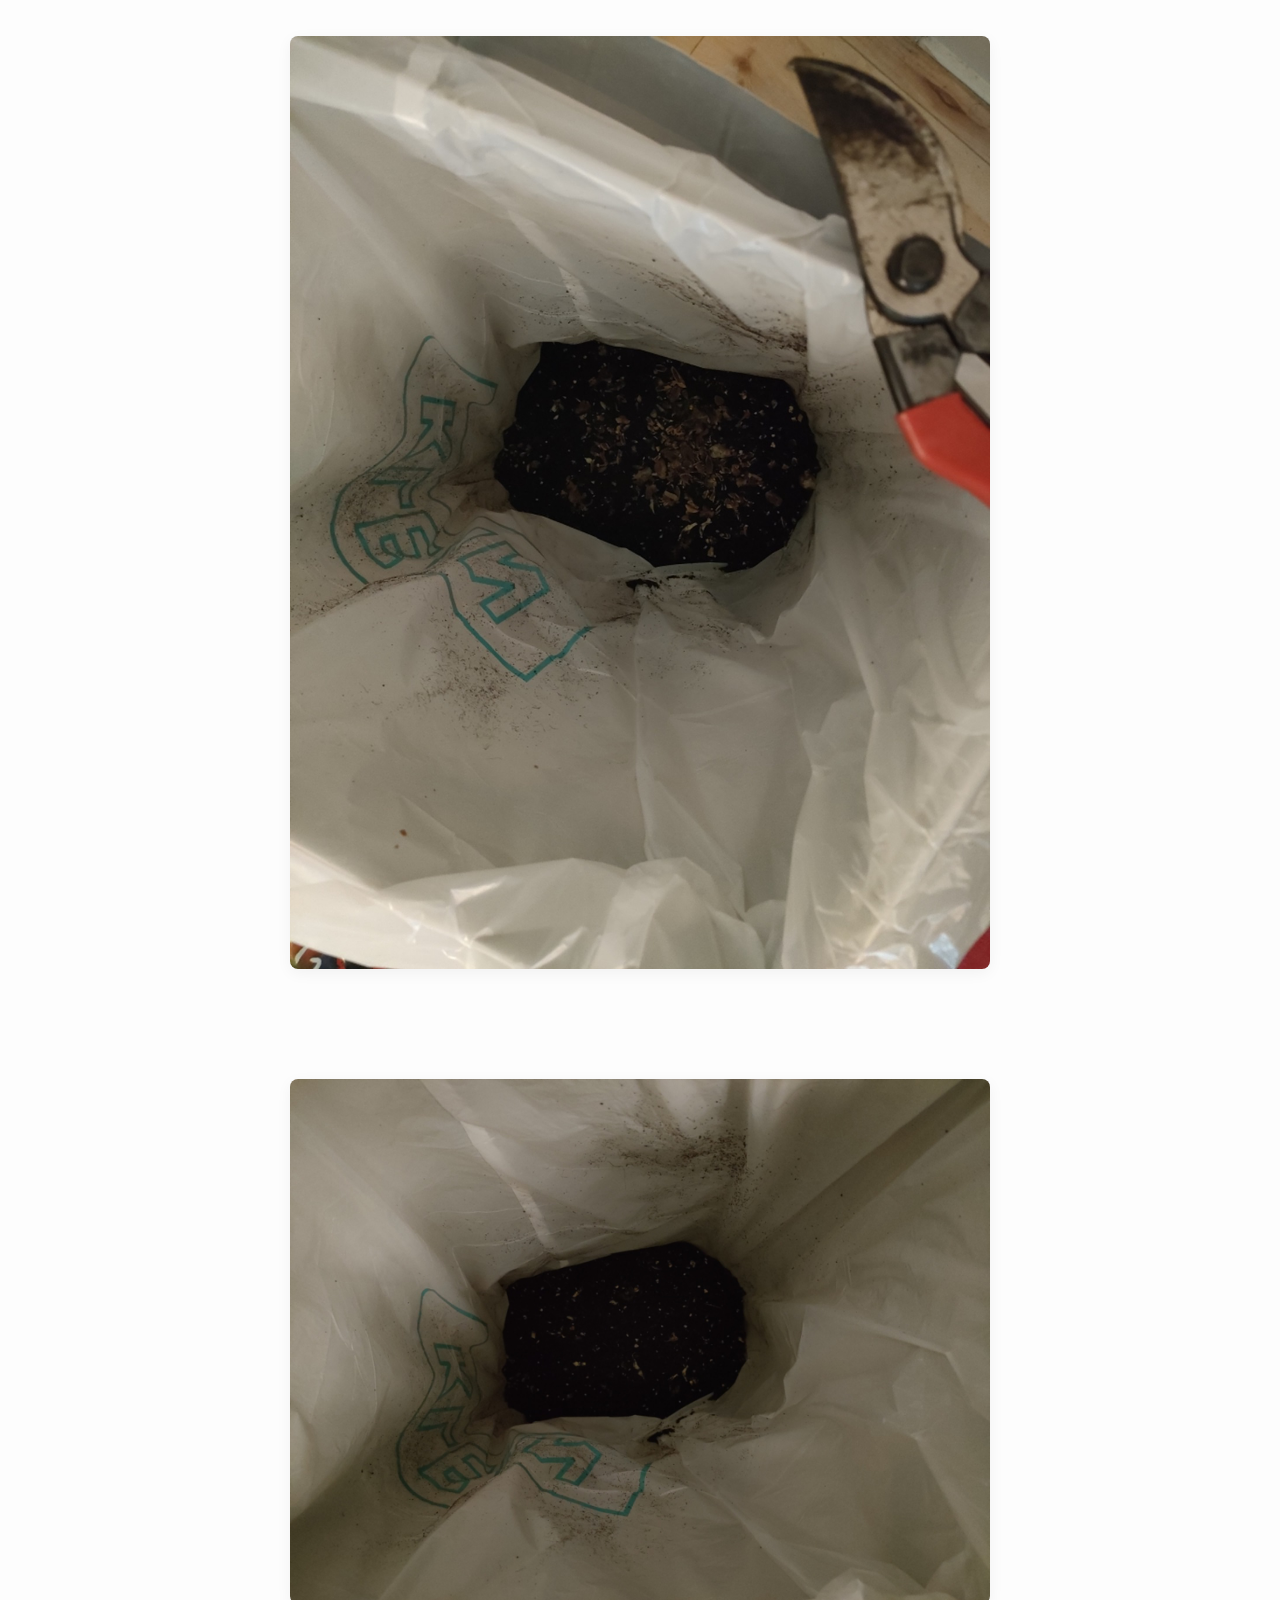
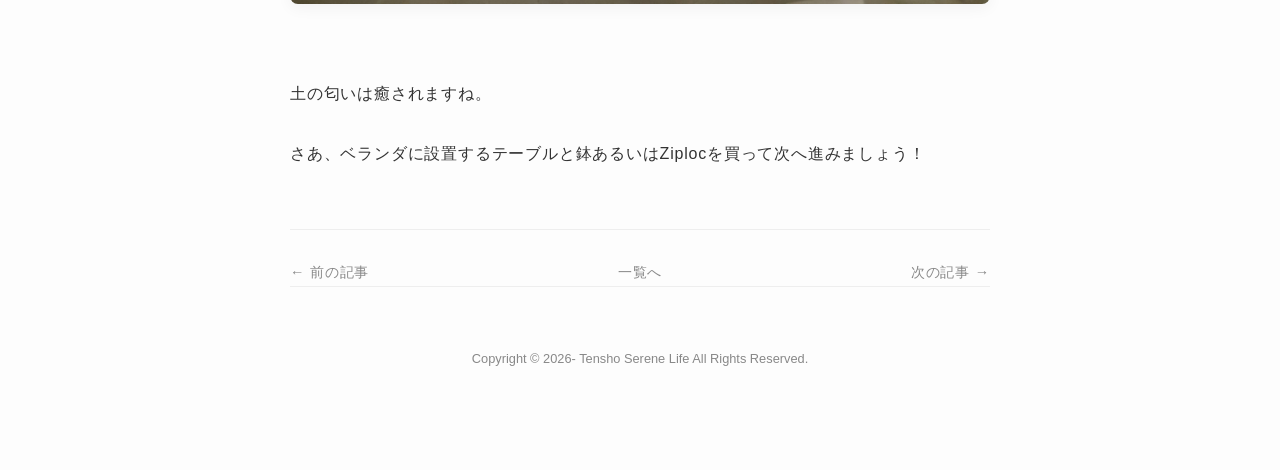
<file: posts/article08.html>
<!DOCTYPE html>
<html lang="ja">
<head>
    <meta charset="UTF-8">
    <meta name="viewport" content="width=device-width, initial-scale=1.0">
    <link href="../style.css" rel="stylesheet" type="text/css">
    <title>0008　タネの採取と土づくり | Tensho Serene Blog</title>
    <style>
        /* スマートに見せるための魔法のスパイス */
        body {
            font-family: "Helvetica Neue", Arial, "Hiragino Kaku Gothic ProN", "Hiragino Sans", Meiryo, sans-serif;
            line-height: 1.8;
            color: #333;
            max-width: 700px; /* 横幅を制限して読みやすくします */
            margin: 0 auto;    /* 画面の真ん中に寄せます */
            padding: 40px 20px;
            background-color: #fdfdfd;
        }
        header a { text-decoration: none; color: #888; font-size: 0.9em; }
        h1 { font-size: 1.6em; margin: 40px 0 10px; color: #222; }
        time { color: #999; font-size: 0.9em; }
        .post-image { 
            width: 100%; 
            height: auto; 
            border-radius: 8px; /* 角を少し丸くして柔らかい印象に */
            margin: 50px 0; /* 上下の余白を40pxから50pxに広げ、写真に主役の座を与えます */
            box-shadow: 0 4px 15px rgba(0,0,0,0.05); /* 軽い影で浮かび上がらせます */
        }
        .content { margin-top: 30px; letter-spacing: 0.05em; }
        .content p {
    margin-bottom: 2em; /* 段落の後に、文字2個分の空行を作ります */
}
    </style>
</head>
<body>
<nav class="post-navigation">
    <a href="article07.html" class="nav-prev">← 前の記事</a>
    <a href="../index.html" class="nav-home">一覧へ</a>
    <a href="article09.html" class="nav-next">次の記事 →</a>
</nav>
    <article>
        <h1>0008　タネの採取と土づくり</h1>
        <time datetime="2025-09-18">2025.09.18</time>
        
        <img src="../images/IMG202509182.jpg" alt="地物野菜" class="post-image">
        
        <div class="content">
            <p>こんにちは、hanaponです。</p>
<p>島に住んでいること、世の中が変わり始めていること、サイクル（自転車）つながり？という意味合いでサステナブルな生活を志向し始めました。</p>
<p>以前から江戸時代における循環性のある生活に興味がありました。</p>
<p>サステナブルとは言っても、自分で出来ることには限りもあるのですが、まずは趣味から始めてみようと思い・・・</p>
<p>いろいろ考えた結果、</p>
<p>（１）ポタリングしながら島で採れた野菜を中心に購入していること、</p>
<p>（２）自炊をしていること、</p>
<p>（３）元々、土いじりが好き</p>
<p>などから、ベランダ菜園をめざし始めました！（笑）。</p>
<p>野菜から出るタネを採取開始↓</p>
<img src="../images/IMG20250918.jpg" alt="タネの採取" class="post-image">
<p>F1であれば採っても意味はない？のですが、今のところ、ゴーヤや赤・緑・黄色のピーマン、すだち、ぶどうを採取しました。</p>
<p>乾燥させて冷蔵庫で保管へ。</p>
<p>追肥用の土づくりも開始しました。ゴミ箱にゴミ袋を設置し、買ってきた土を入れました。</p>
<img src="../images/IMG202509151.jpg" alt="追肥用の土づくり" class="post-image">
<p>野菜くずや魚の骨、肉の骨などをある程度日干して、細かく切って入れます↓</p>
<img src="../images/IMG202509181.jpg" alt="追肥の土づくり　混ぜ混ぜ" class="post-image">
<img src="../images/IMG20250917.jpg" alt="追肥用の土づくり" class="post-image">
<p>土の匂いは癒されますね。</p>
<p>さあ、ベランダに設置するテーブルと鉢あるいはZiplocを買って次へ進みましょう！</p>						</section>
			</section>




</p>
<nav class="post-navigation">
    <a href="article07.html" class="nav-prev">← 前の記事</a>
    <a href="../index.html" class="nav-home">一覧へ</a>
    <a href="article09.html" class="nav-next">次の記事 →</a>
</nav>
        </div>


    </article>
  <footer>
            <address>
                Copyright &copy; 2026- Tensho Serene Life All Rights Reserved.<br>
            </address>
        </footer>
</body>
</html>
</file>
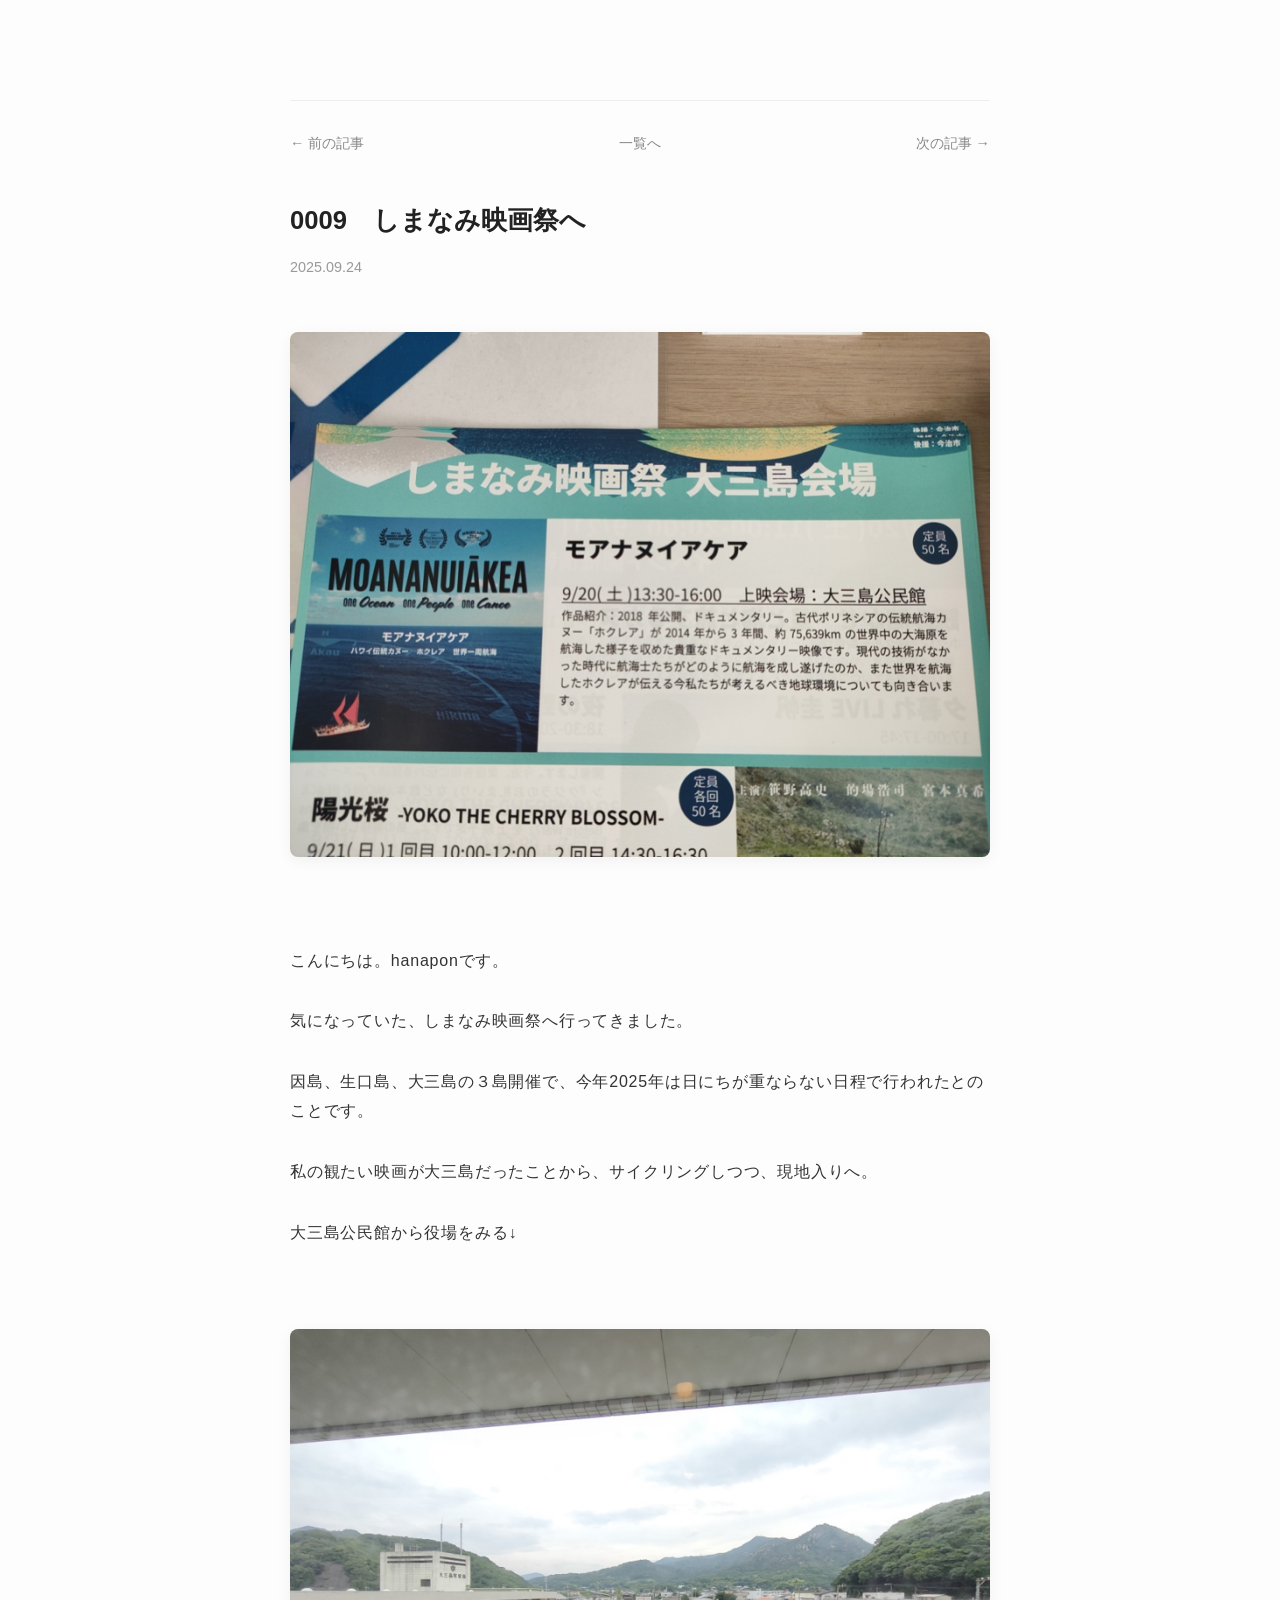
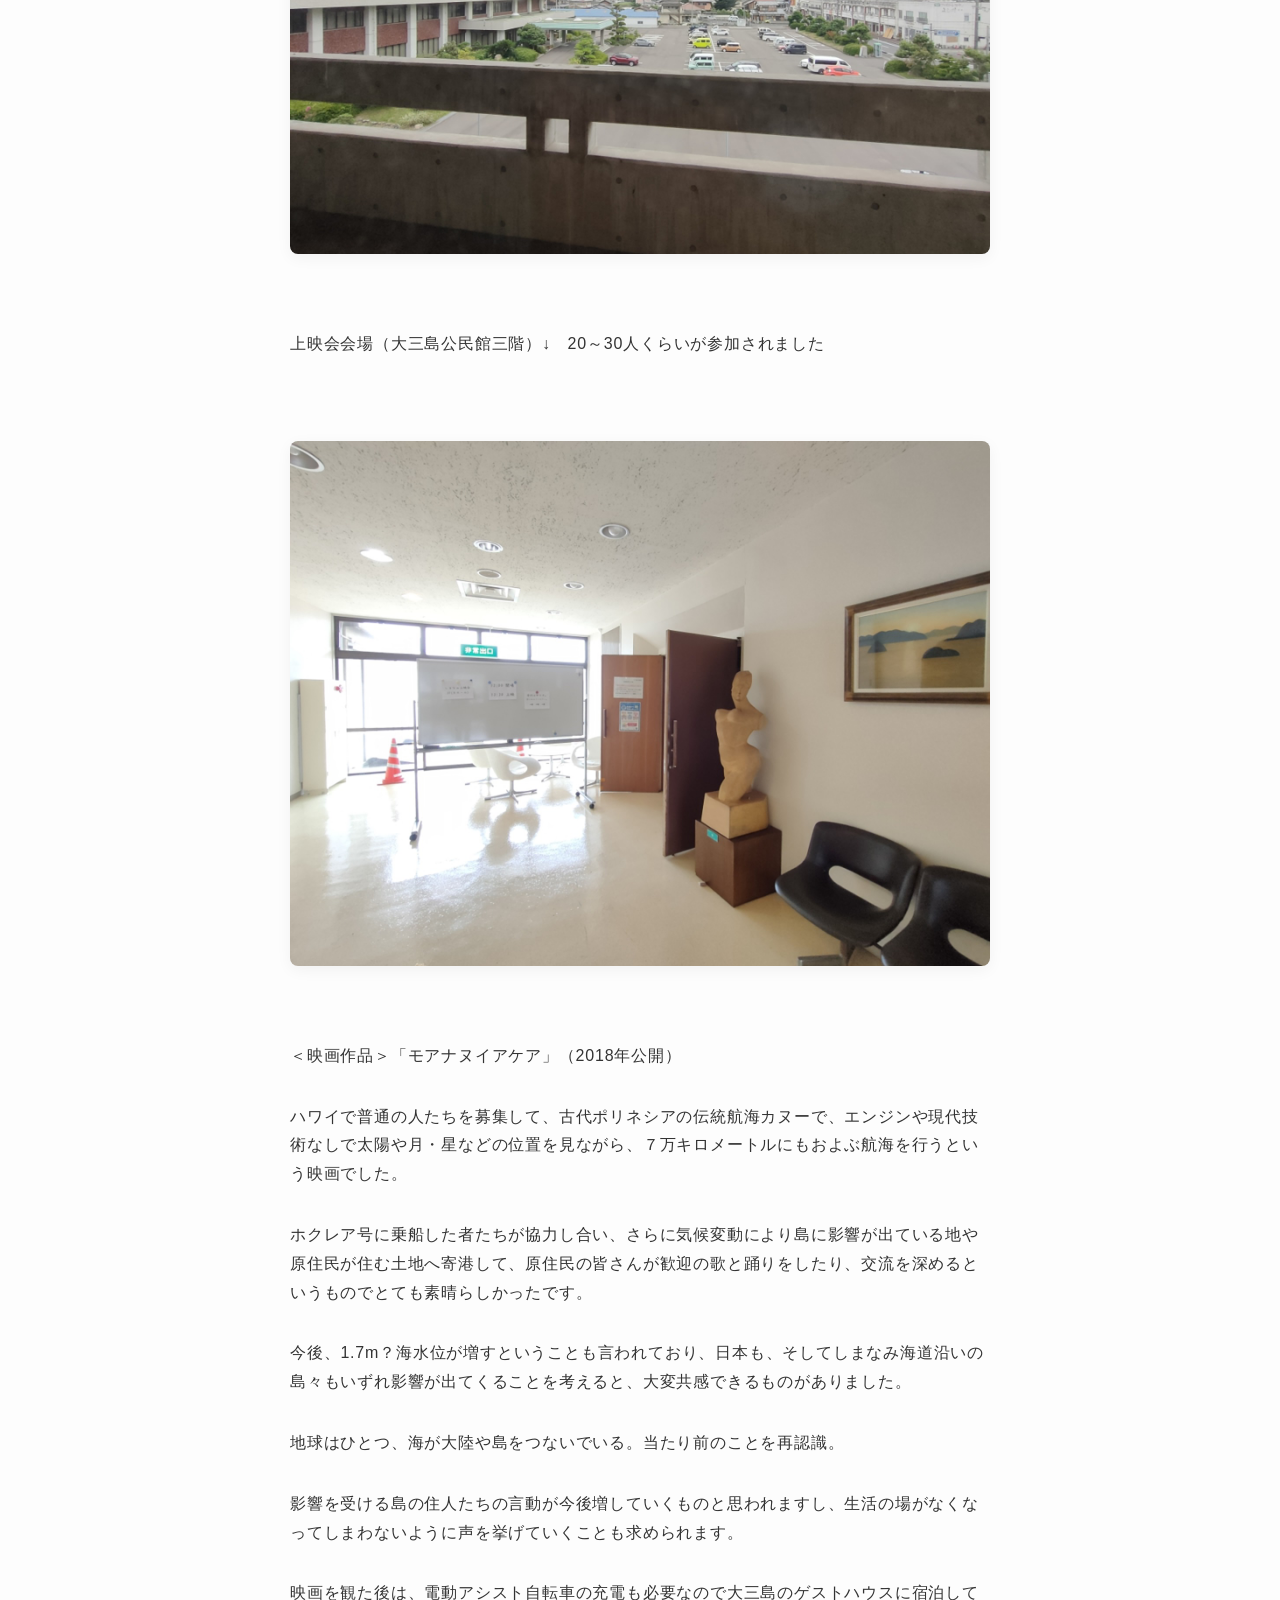
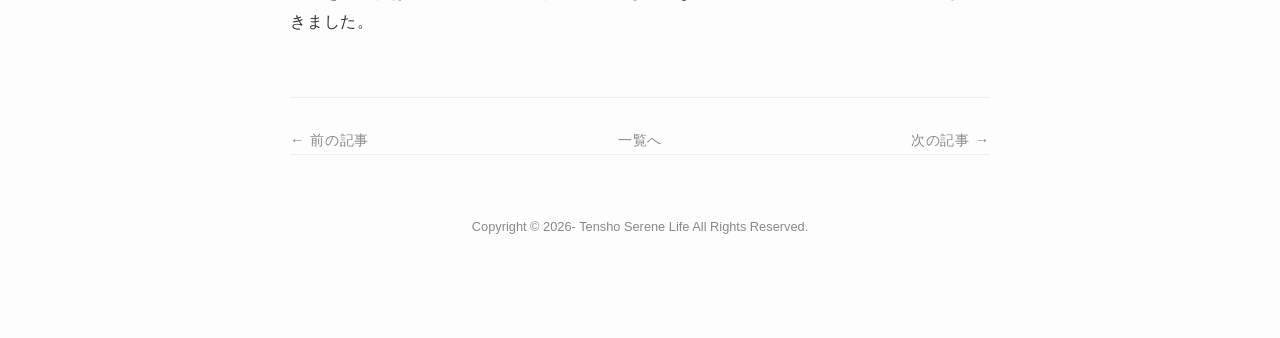
<file: posts/article09.html>
<!DOCTYPE html>
<html lang="ja">
<head>
    <meta charset="UTF-8">
    <meta name="viewport" content="width=device-width, initial-scale=1.0">
    <link href="../style.css" rel="stylesheet" type="text/css">
    <title>0009　しまなみ映画祭へ | Tensho Serene Blog</title>
    <style>
        /* スマートに見せるための魔法のスパイス */
        body {
            font-family: "Helvetica Neue", Arial, "Hiragino Kaku Gothic ProN", "Hiragino Sans", Meiryo, sans-serif;
            line-height: 1.8;
            color: #333;
            max-width: 700px; /* 横幅を制限して読みやすくします */
            margin: 0 auto;    /* 画面の真ん中に寄せます */
            padding: 40px 20px;
            background-color: #fdfdfd;
        }
        header a { text-decoration: none; color: #888; font-size: 0.9em; }
        h1 { font-size: 1.6em; margin: 40px 0 10px; color: #222; }
        time { color: #999; font-size: 0.9em; }
        .post-image { 
            width: 100%; 
            height: auto; 
            border-radius: 8px; /* 角を少し丸くして柔らかい印象に */
            margin: 50px 0; /* 上下の余白を40pxから50pxに広げ、写真に主役の座を与えます */
            box-shadow: 0 4px 15px rgba(0,0,0,0.05); /* 軽い影で浮かび上がらせます */
        }
        .content { margin-top: 30px; letter-spacing: 0.05em; }
        .content p {
    margin-bottom: 2em; /* 段落の後に、文字2個分の空行を作ります */
}
    </style>
</head>
<body>
<nav class="post-navigation">
    <a href="article08.html" class="nav-prev">← 前の記事</a>
    <a href="../index.html" class="nav-home">一覧へ</a>
    <a href="article10.html" class="nav-next">次の記事 →</a>
</nav>
    <article>
        <h1>0009　しまなみ映画祭へ</h1>
        <time datetime="2025-09-24">2025.09.24</time>
        
        <img src="../images/IMG20250921.jpg" alt="映画パンフ" class="post-image">
        
        <div class="content">
            <p>こんにちは。hanaponです。</p>
<p>気になっていた、しまなみ映画祭へ行ってきました。</p>
<p>因島、生口島、大三島の３島開催で、今年2025年は日にちが重ならない日程で行われたとのことです。</p>
<p>私の観たい映画が大三島だったことから、サイクリングしつつ、現地入りへ。</p>
<p>大三島公民館から役場をみる↓</p>
<img src="../images/IMG20250920.jpg" alt="大三島公民館から" class="post-image">
<p>上映会会場（大三島公民館三階）↓　20～30人くらいが参加されました</p>
<img src="../images/IMG202509201.jpg" alt="しなまみ上映会会場　大三島公民館" class="post-image">
<p>＜映画作品＞「モアナヌイアケア」（2018年公開）</p>
<p>ハワイで普通の人たちを募集して、古代ポリネシアの伝統航海カヌーで、エンジンや現代技術なしで太陽や月・星などの位置を見ながら、７万キロメートルにもおよぶ航海を行うという映画でした。</p>
<p>ホクレア号に乗船した者たちが協力し合い、さらに気候変動により島に影響が出ている地や原住民が住む土地へ寄港して、原住民の皆さんが歓迎の歌と踊りをしたり、交流を深めるというものでとても素晴らしかったです。</p>
<p>今後、1.7m？海水位が増すということも言われており、日本も、そしてしまなみ海道沿いの島々もいずれ影響が出てくることを考えると、大変共感できるものがありました。</p>
<p>地球はひとつ、海が大陸や島をつないでいる。当たり前のことを再認識。</p>
<p>影響を受ける島の住人たちの言動が今後増していくものと思われますし、生活の場がなくなってしまわないように声を挙げていくことも求められます。</p>
<p>映画を観た後は、電動アシスト自転車の充電も必要なので大三島のゲストハウスに宿泊してきました。	

</p>
<nav class="post-navigation">
    <a href="article07.html" class="nav-prev">← 前の記事</a>
    <a href="../index.html" class="nav-home">一覧へ</a>
    <a href="article09.html" class="nav-next">次の記事 →</a>
</nav>
        </div>


    </article>
  <footer>
            <address>
                Copyright &copy; 2026- Tensho Serene Life All Rights Reserved.<br>
            </address>
        </footer>
</body>
</html>
</file>
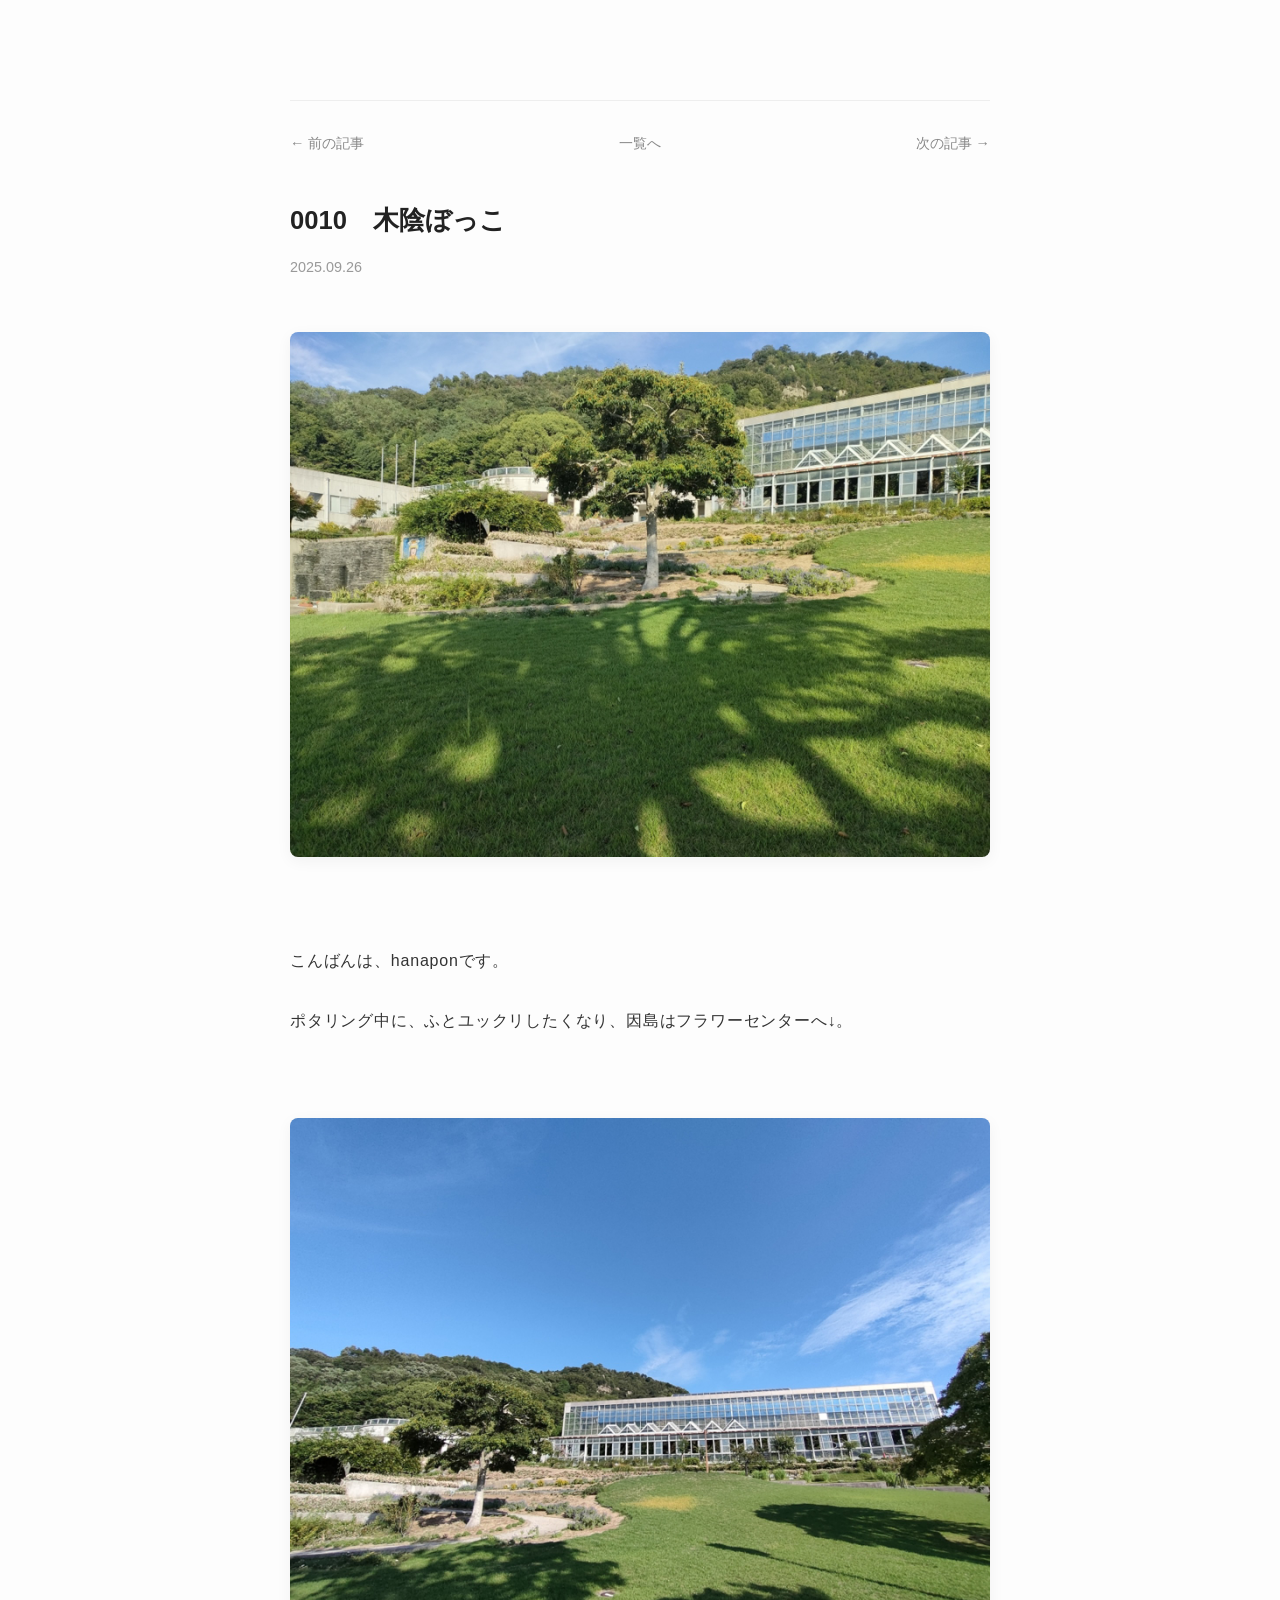
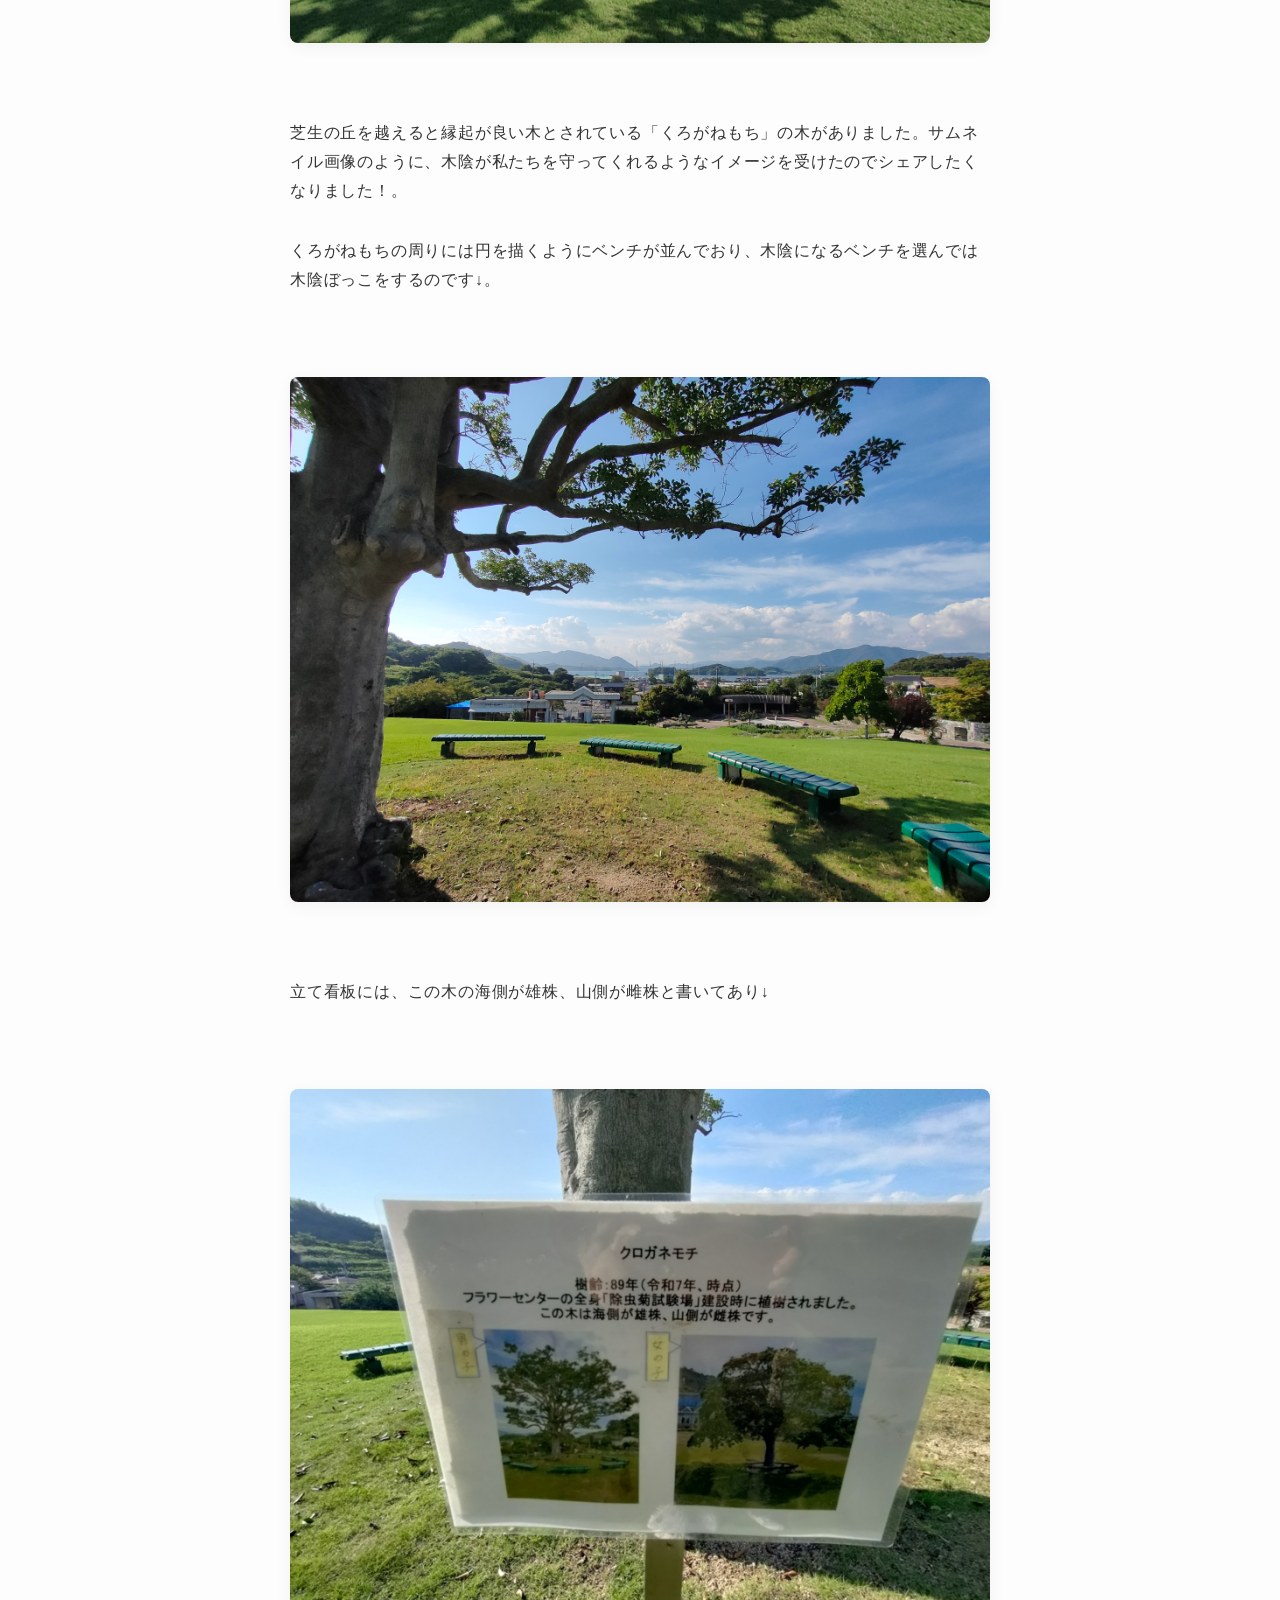
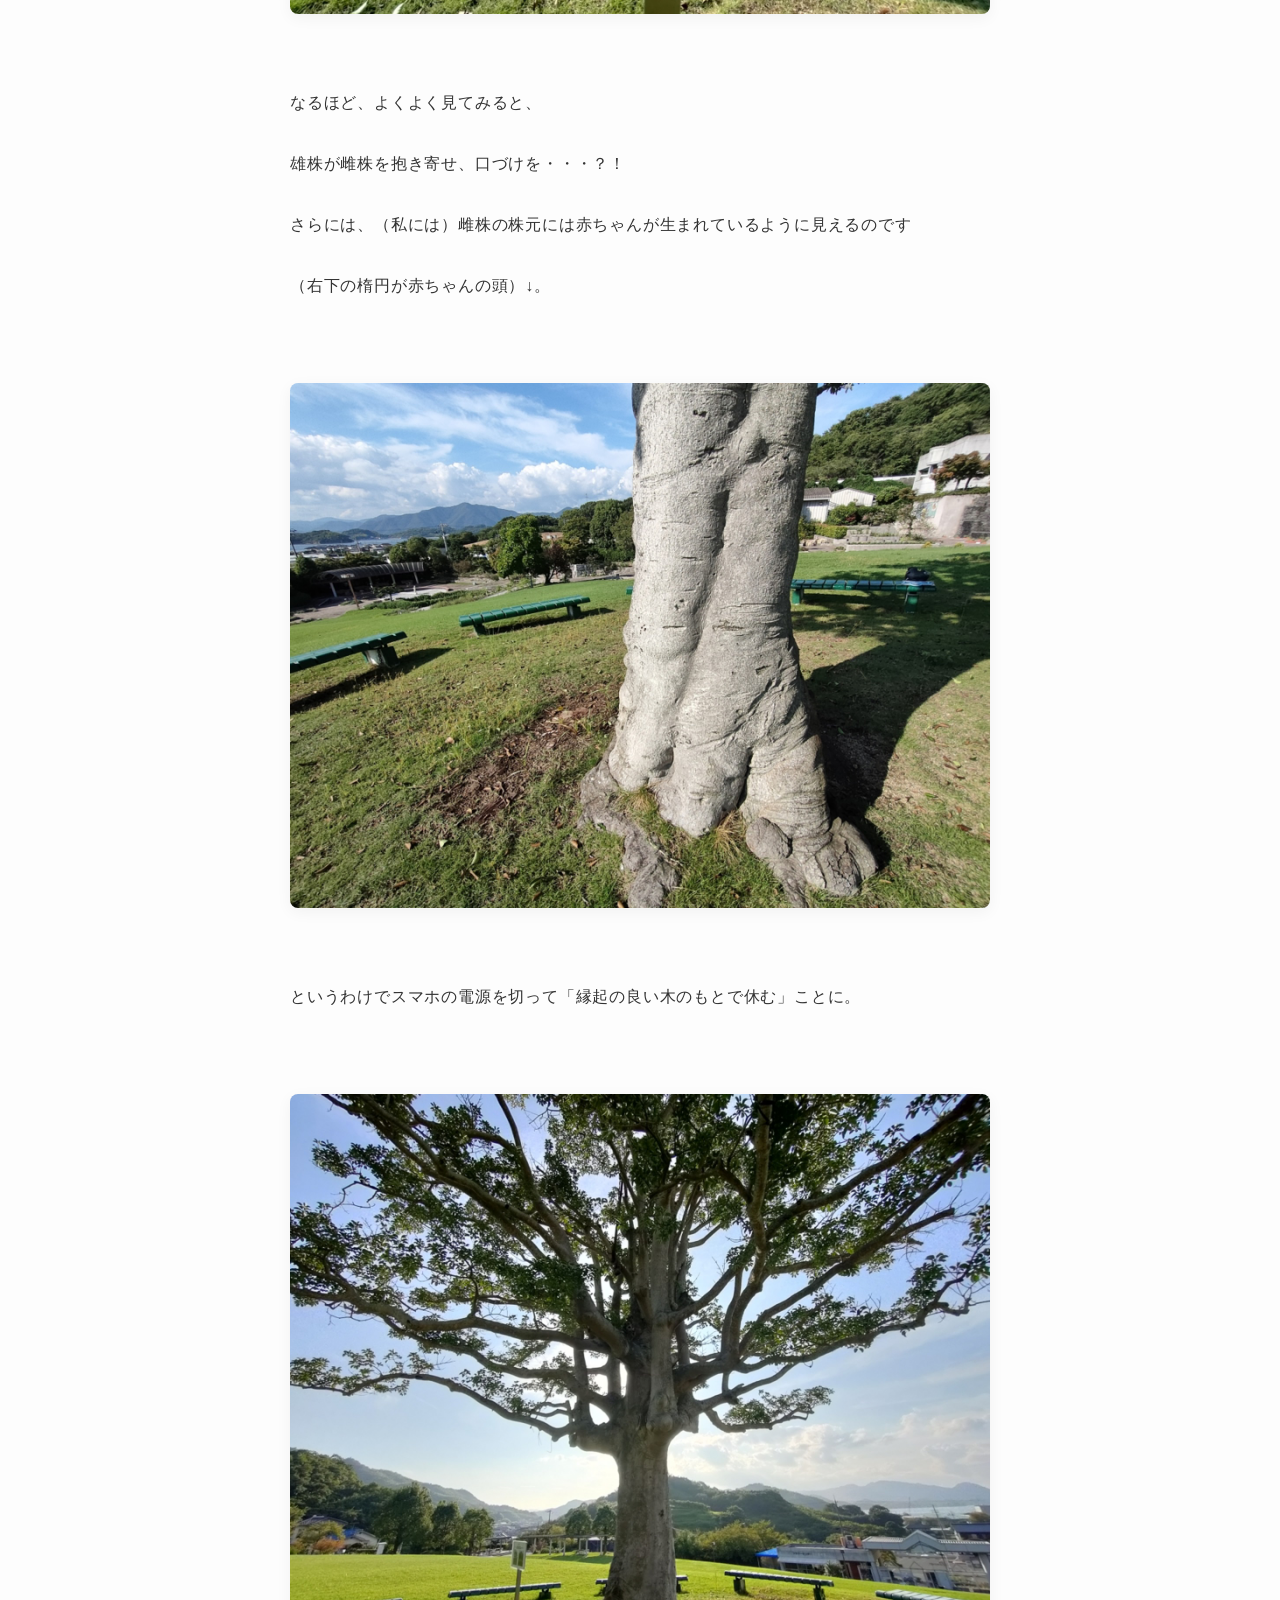
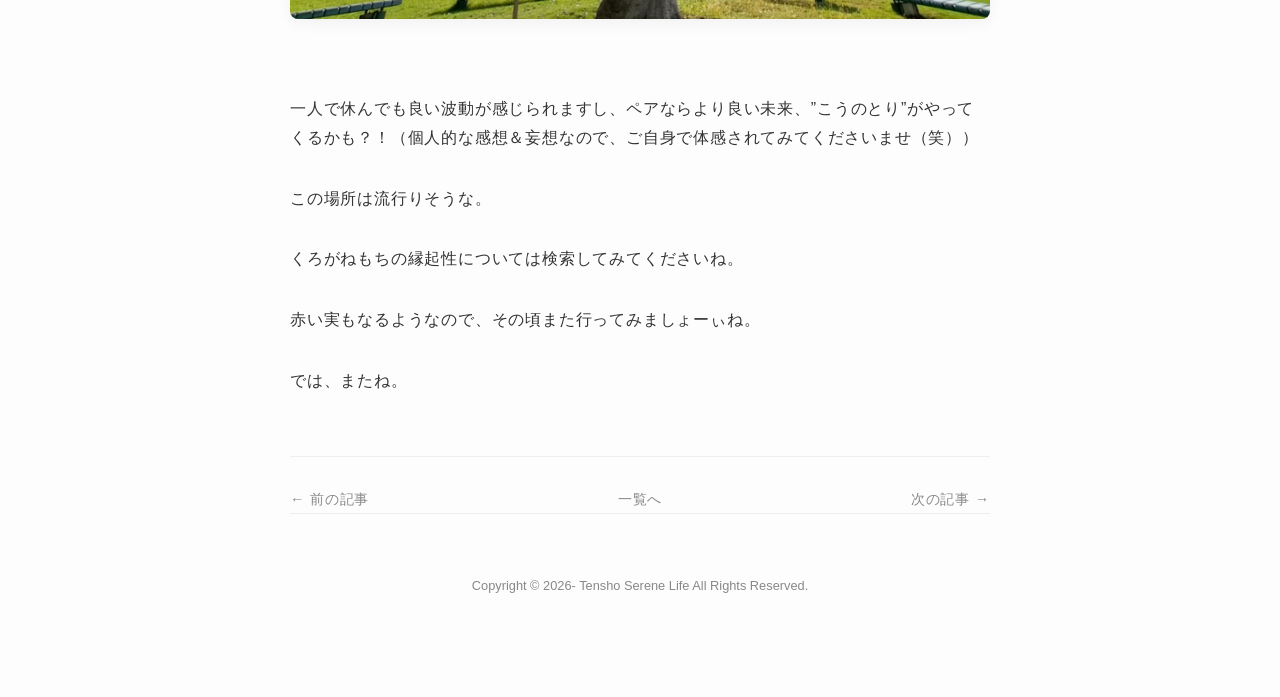
<file: posts/article10.html>
<!DOCTYPE html>
<html lang="ja">
<head>
    <meta charset="UTF-8">
    <meta name="viewport" content="width=device-width, initial-scale=1.0">
    <link href="../style.css" rel="stylesheet" type="text/css">
    <title>0010　木陰ぼっこ | Tensho Serene Blog</title>
    <style>
        /* スマートに見せるための魔法のスパイス */
        body {
            font-family: "Helvetica Neue", Arial, "Hiragino Kaku Gothic ProN", "Hiragino Sans", Meiryo, sans-serif;
            line-height: 1.8;
            color: #333;
            max-width: 700px; /* 横幅を制限して読みやすくします */
            margin: 0 auto;    /* 画面の真ん中に寄せます */
            padding: 40px 20px;
            background-color: #fdfdfd;
        }
        header a { text-decoration: none; color: #888; font-size: 0.9em; }
        h1 { font-size: 1.6em; margin: 40px 0 10px; color: #222; }
        time { color: #999; font-size: 0.9em; }
        .post-image { 
            width: 100%; 
            height: auto; 
            border-radius: 8px; /* 角を少し丸くして柔らかい印象に */
            margin: 50px 0; /* 上下の余白を40pxから50pxに広げ、写真に主役の座を与えます */
            box-shadow: 0 4px 15px rgba(0,0,0,0.05); /* 軽い影で浮かび上がらせます */
        }
        .content { margin-top: 30px; letter-spacing: 0.05em; }
        .content p {
    margin-bottom: 2em; /* 段落の後に、文字2個分の空行を作ります */
}
    </style>
</head>
<body>
<nav class="post-navigation">
    <a href="article09.html" class="nav-prev">← 前の記事</a>
    <a href="../index.html" class="nav-home">一覧へ</a>
    <a href="article11.html" class="nav-next">次の記事 →</a>
</nav>
    <article>
        <h1>0010　木陰ぼっこ</h1>
        <time datetime="2025-09-26">2025.09.26</time>
        
        <img src="../images/IMG202509266.jpg" alt="木陰からの風景" class="post-image">
        
        <div class="content">
            <p>こんばんは、hanaponです。</p>
<p>ポタリング中に、ふとユックリしたくなり、因島はフラワーセンターへ↓。</p>
<img src="../images/IMG202509261.jpg" alt="フラワーセンター外観" class="post-image">
<p>芝生の丘を越えると縁起が良い木とされている「くろがねもち」の木がありました。サムネイル画像のように、木陰が私たちを守ってくれるようなイメージを受けたのでシェアしたくなりました！。</p>
<p>くろがねもちの周りには円を描くようにベンチが並んでおり、木陰になるベンチを選んでは木陰ぼっこをするのです↓。</p>
<img src="../images/IMG20250926.jpg" alt="フラワーセンターより眺める" class="post-image">
<p>立て看板には、この木の海側が雄株、山側が雌株と書いてあり↓</p>
<img src="../images/IMG202509263.jpg" alt="くろがねもちの立て看板" class="post-image">
<p>なるほど、よくよく見てみると、</p>
<p>雄株が雌株を抱き寄せ、口づけを・・・？！　</p>
<p>さらには、（私には）雌株の株元には赤ちゃんが生まれているように見えるのです</p>
<p>（右下の楕円が赤ちゃんの頭）↓。</p>
<img src="../images/IMG202509264.jpg" alt="くろがねもちの木の雄株と雌株" class="post-image">
<p>というわけでスマホの電源を切って「縁起の良い木のもとで休む」ことに。</p>
<img src="../images/IMG20250926162.jpg" alt="くろがねもちの木" class="post-image">
<p>一人で休んでも良い波動が感じられますし、ペアならより良い未来、”こうのとり”がやってくるかも？！（個人的な感想＆妄想なので、ご自身で体感されてみてくださいませ（笑））</p>
<p>この場所は流行りそうな。</p>
<p>くろがねもちの縁起性については検索してみてくださいね。</p>
<p>赤い実もなるようなので、その頃また行ってみましょーぃね。</p>
<p>では、またね。

</p>
<nav class="post-navigation">
    <a href="article09.html" class="nav-prev">← 前の記事</a>
    <a href="../index.html" class="nav-home">一覧へ</a>
    <a href="article11.html" class="nav-next">次の記事 →</a>
</nav>
        </div>


    </article>
  <footer>
            <address>
                Copyright &copy; 2026- Tensho Serene Life All Rights Reserved.<br>
            </address>
        </footer>
</body>
</html>
</file>
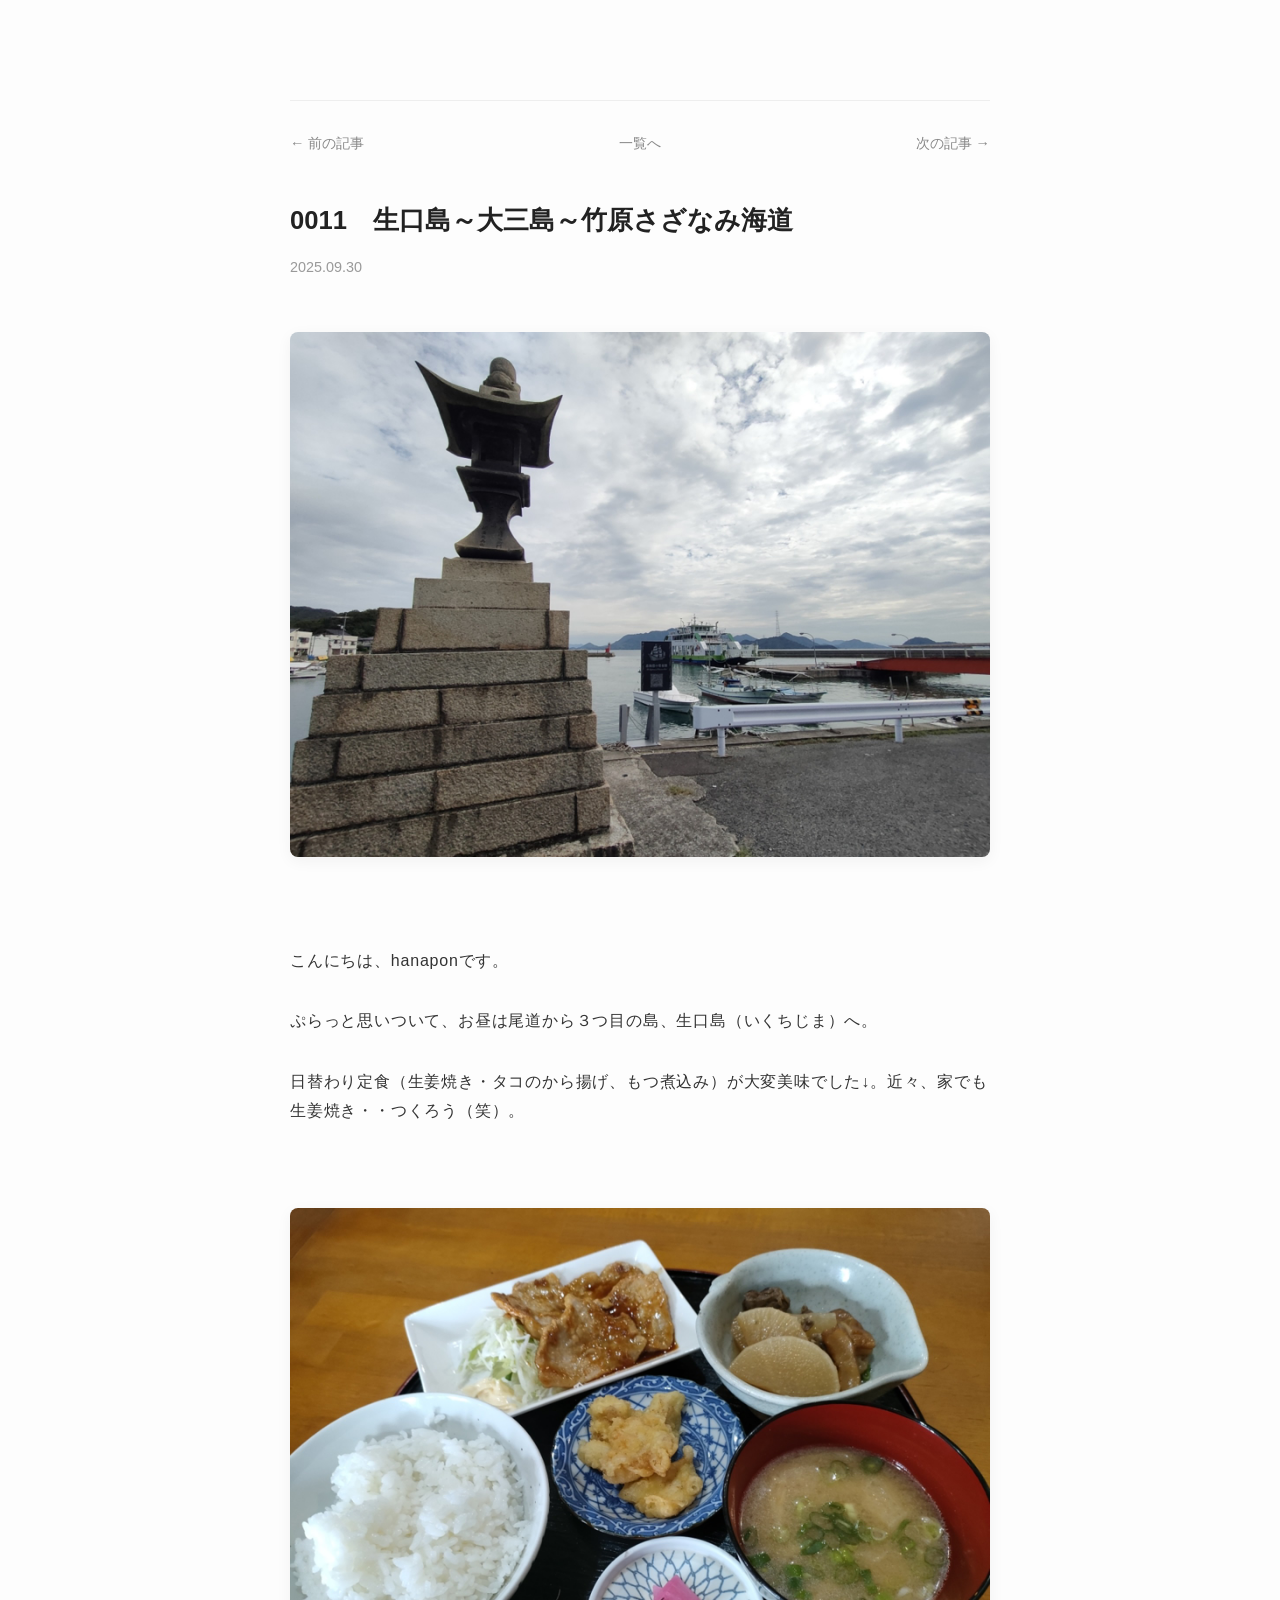
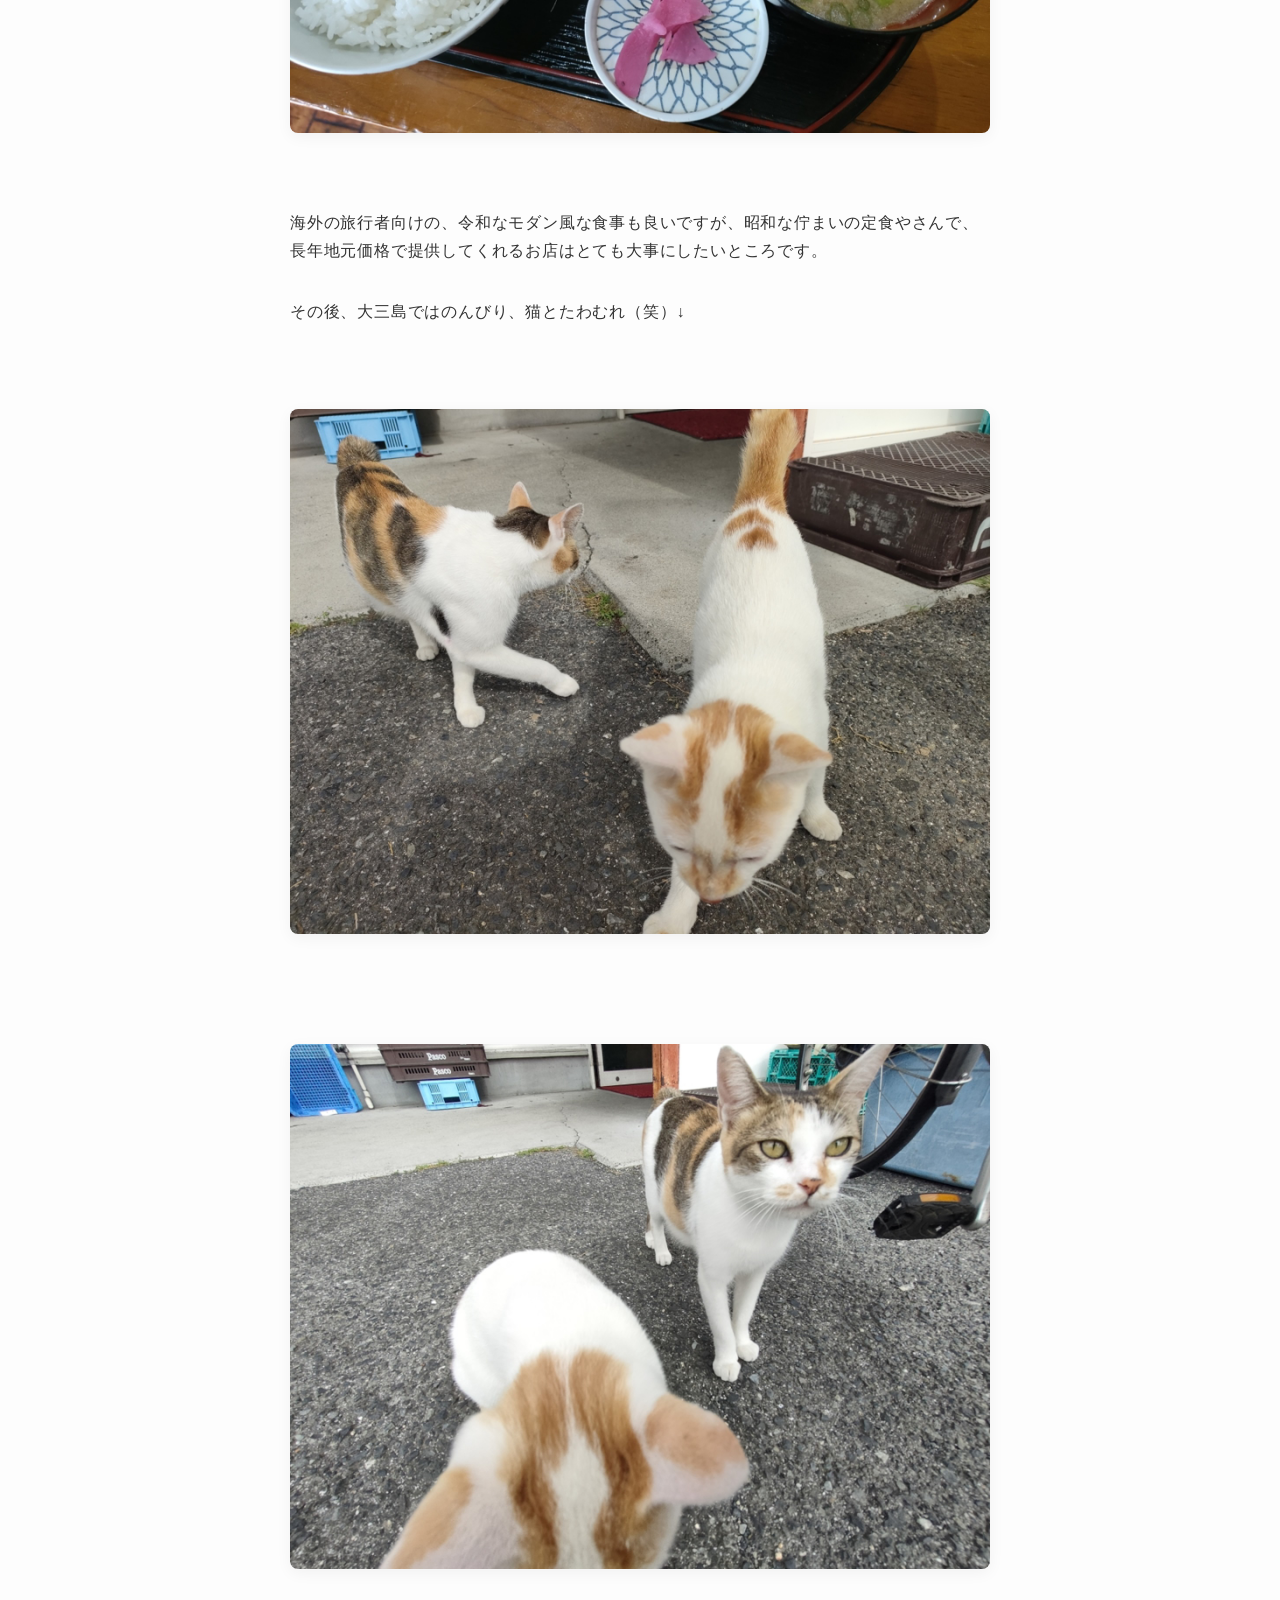
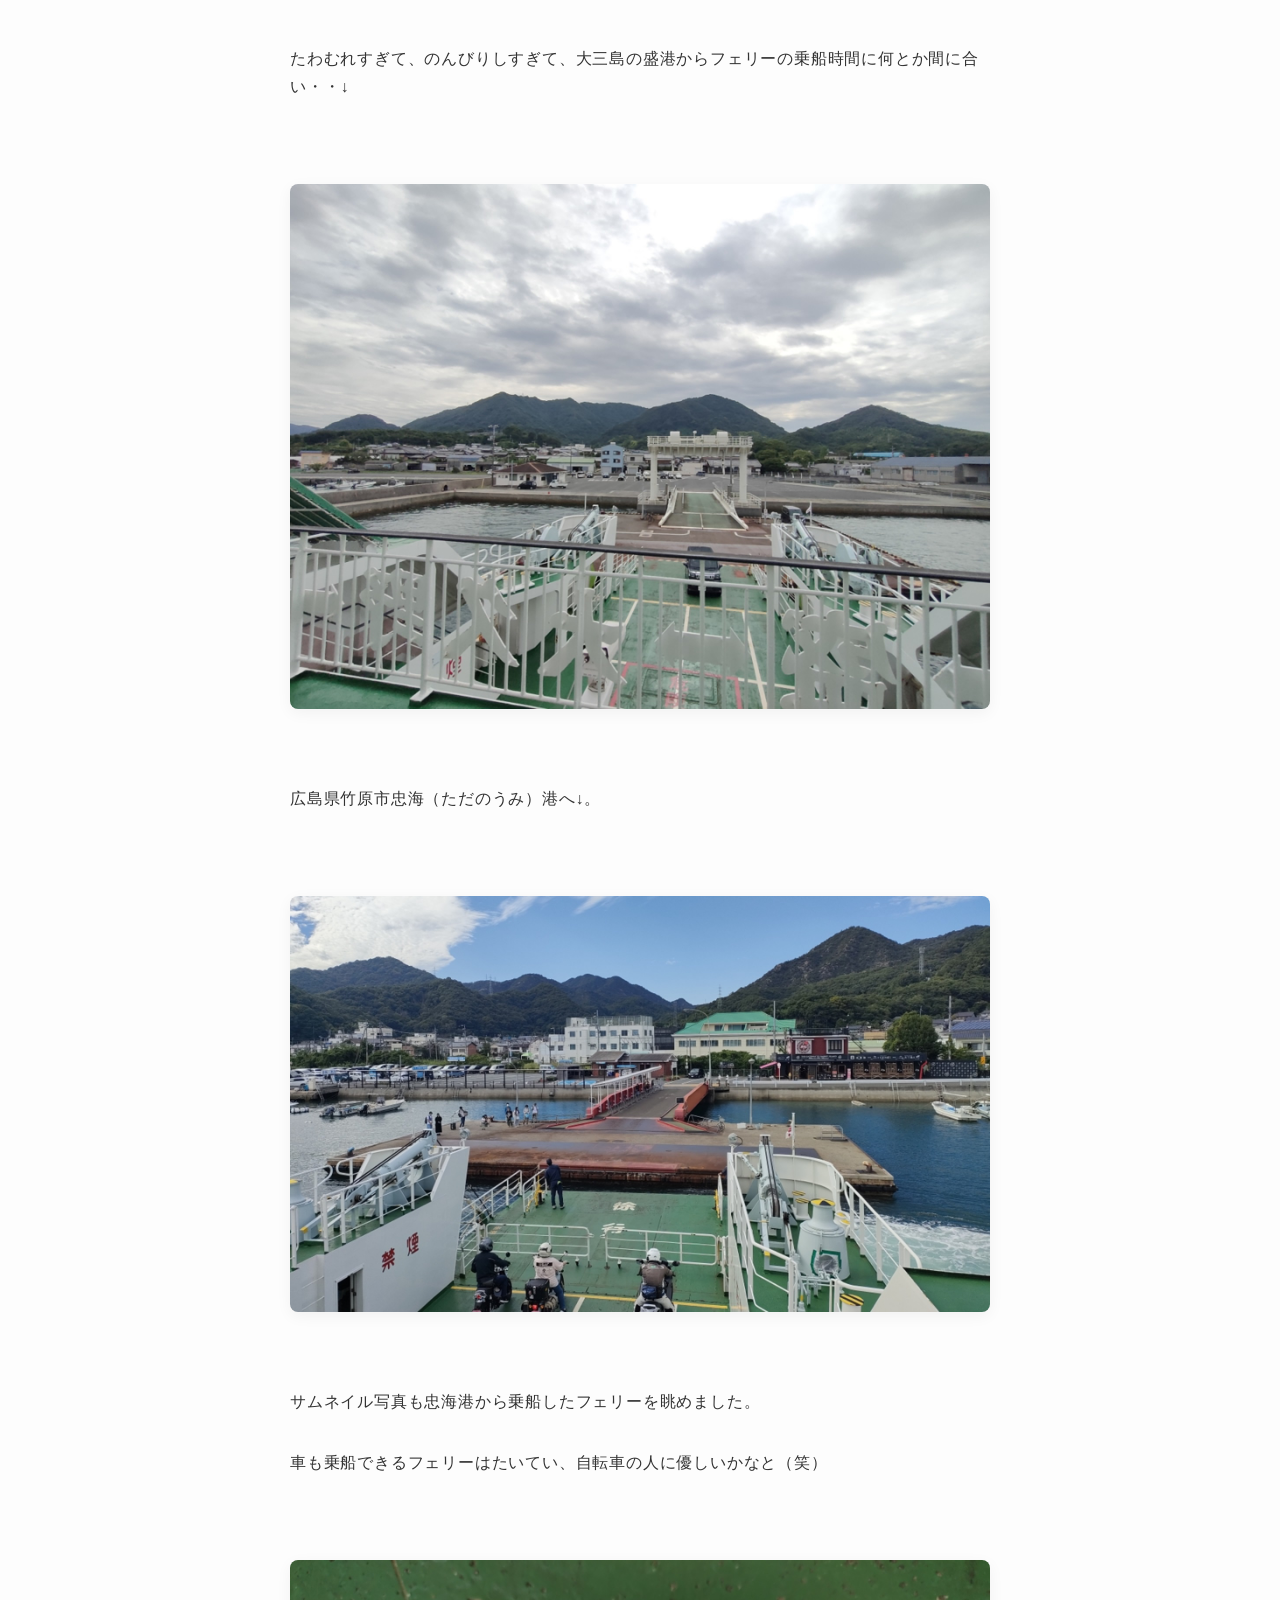
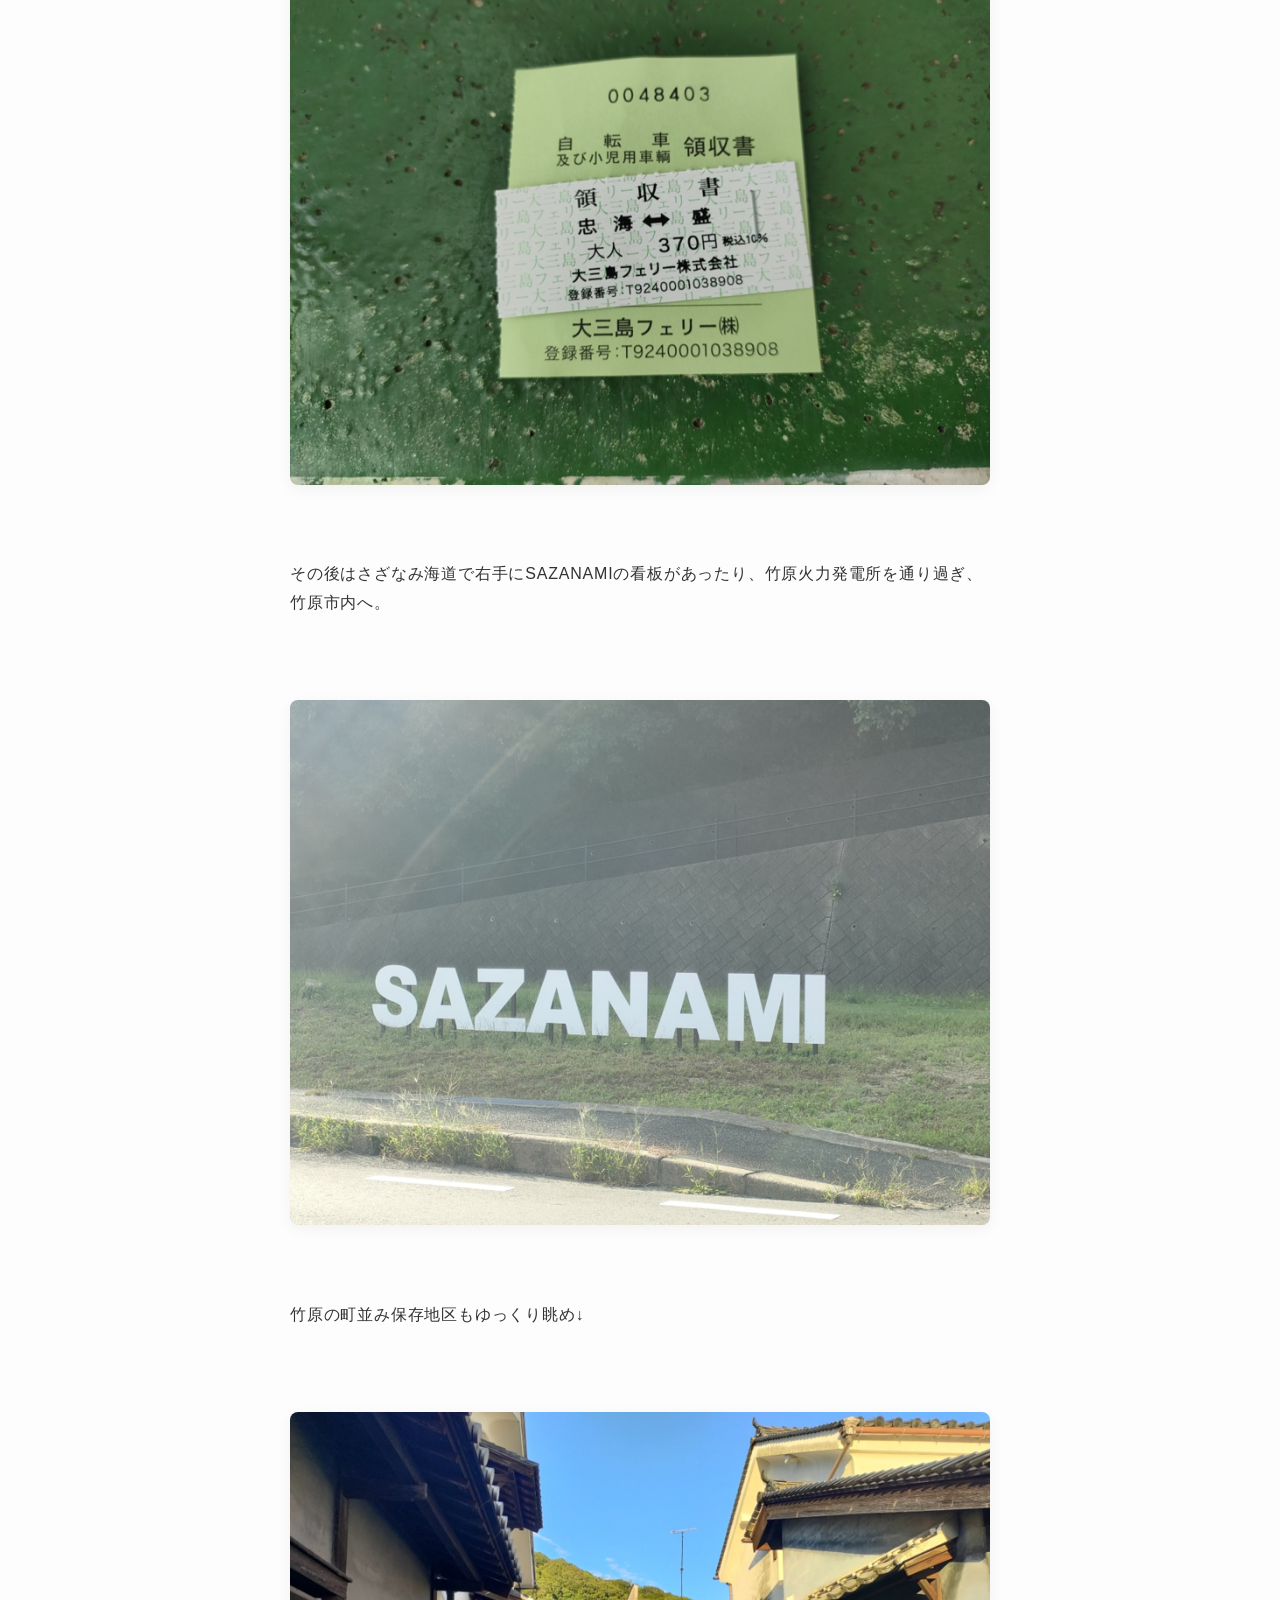
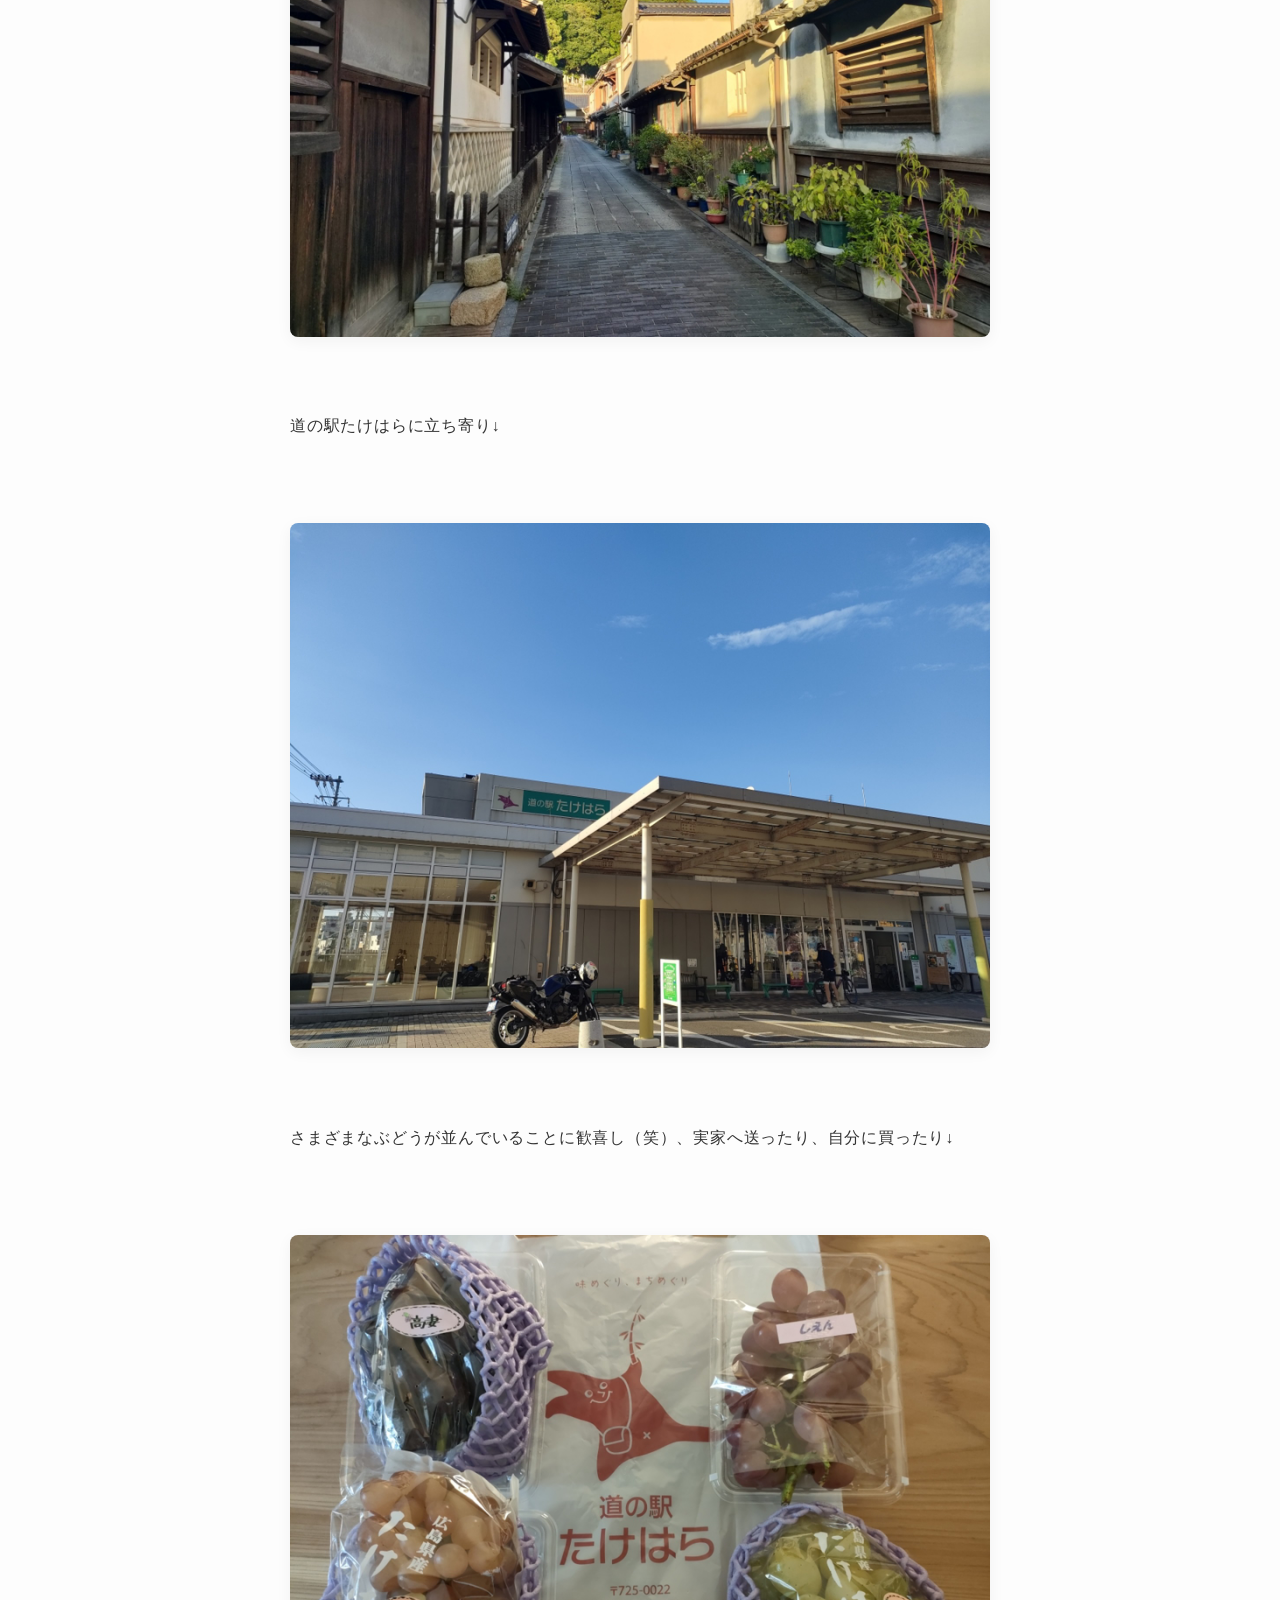
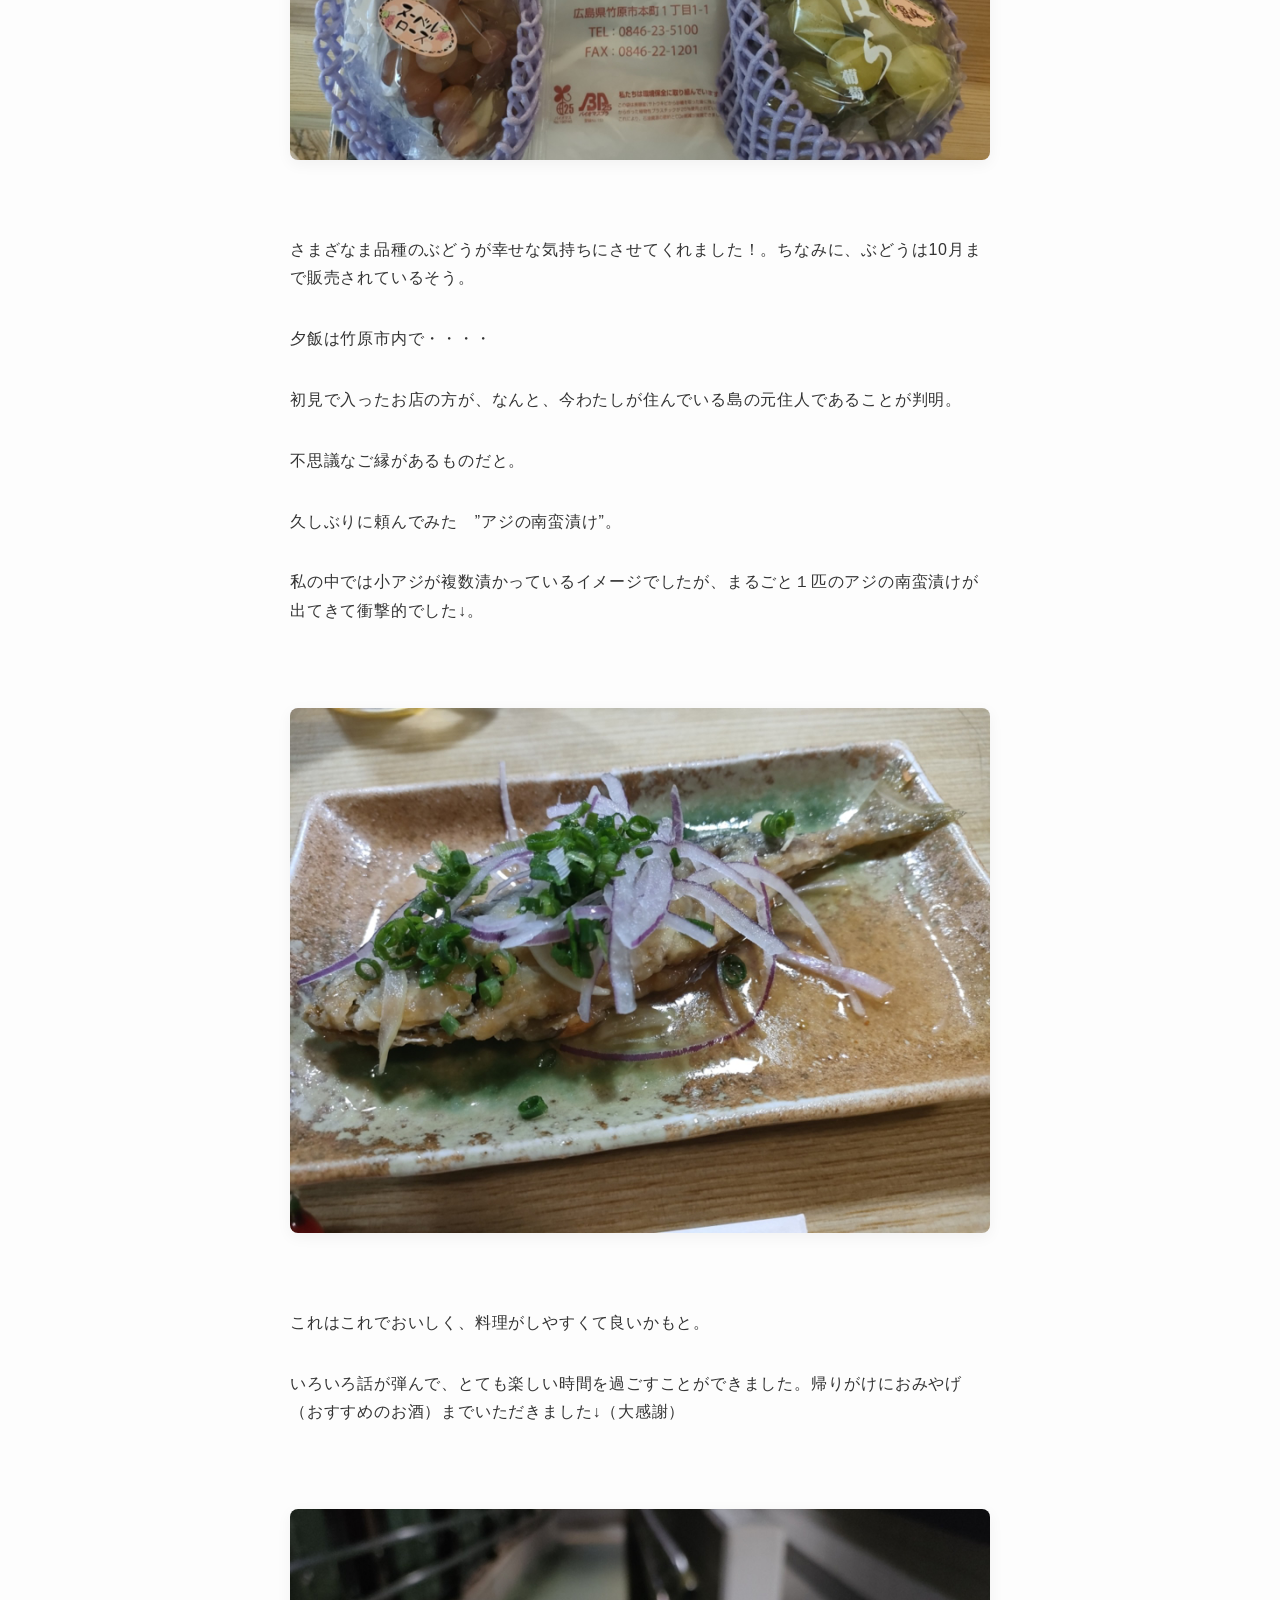
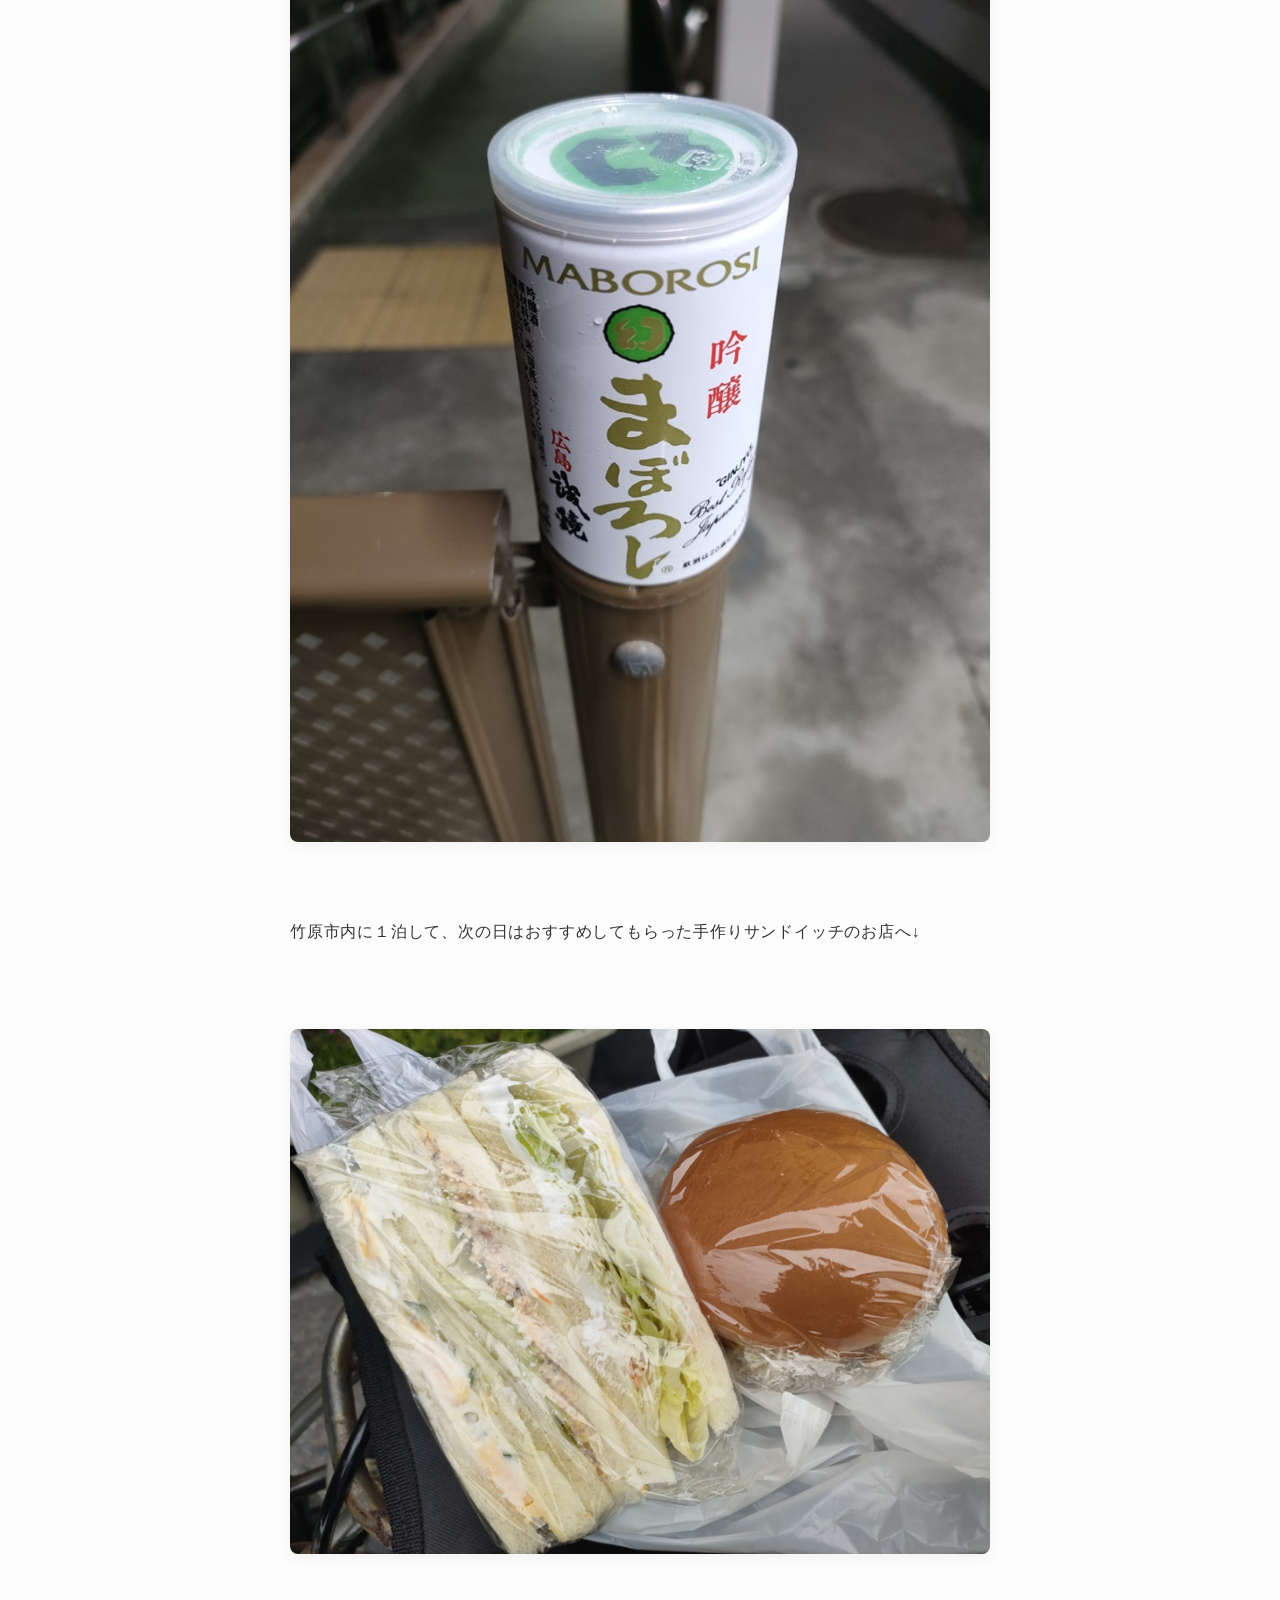
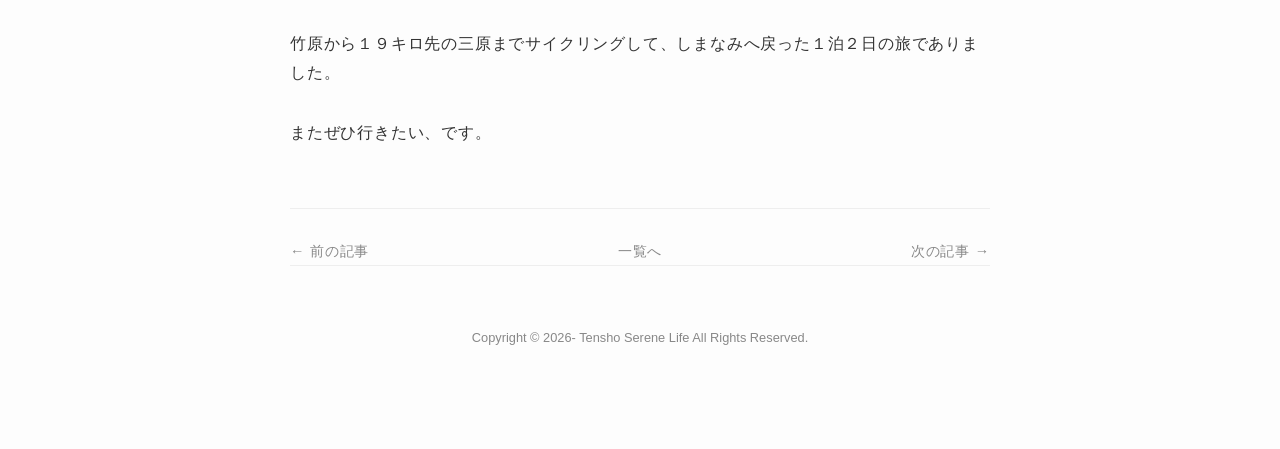
<file: posts/article11.html>
<!DOCTYPE html>
<html lang="ja">
<head>
    <meta charset="UTF-8">
    <meta name="viewport" content="width=device-width, initial-scale=1.0">
    <link href="../style.css" rel="stylesheet" type="text/css">
    <title>0011　生口島～大三島～竹原さざなみ海道 | Tensho Serene Blog</title>
    <style>
        /* スマートに見せるための魔法のスパイス */
        body {
            font-family: "Helvetica Neue", Arial, "Hiragino Kaku Gothic ProN", "Hiragino Sans", Meiryo, sans-serif;
            line-height: 1.8;
            color: #333;
            max-width: 700px; /* 横幅を制限して読みやすくします */
            margin: 0 auto;    /* 画面の真ん中に寄せます */
            padding: 40px 20px;
            background-color: #fdfdfd;
        }
        header a { text-decoration: none; color: #888; font-size: 0.9em; }
        h1 { font-size: 1.6em; margin: 40px 0 10px; color: #222; }
        time { color: #999; font-size: 0.9em; }
        .post-image { 
            width: 100%; 
            height: auto; 
            border-radius: 8px; /* 角を少し丸くして柔らかい印象に */
            margin: 50px 0; /* 上下の余白を40pxから50pxに広げ、写真に主役の座を与えます */
            box-shadow: 0 4px 15px rgba(0,0,0,0.05); /* 軽い影で浮かび上がらせます */
        }
        .content { margin-top: 30px; letter-spacing: 0.05em; }
        .content p {
    margin-bottom: 2em; /* 段落の後に、文字2個分の空行を作ります */
}
    </style>
</head>
<body>
<nav class="post-navigation">
    <a href="article10.html" class="nav-prev">← 前の記事</a>
    <a href="../index.html" class="nav-home">一覧へ</a>
    <a href="article12.html" class="nav-next">次の記事 →</a>
</nav>
    <article>
        <h1>0011　生口島～大三島～竹原さざなみ海道</h1>
        <time datetime="2025-09-30">2025.09.30</time>
        
        <img src="../images/IMG2025092713.jpg" alt="忠海港からの風景" class="post-image">
        
        <div class="content">
            <p>こんにちは、hanaponです。</p>
<p>ぷらっと思いついて、お昼は尾道から３つ目の島、生口島（いくちじま）へ。</p>
<p>日替わり定食（生姜焼き・タコのから揚げ、もつ煮込み）が大変美味でした↓。近々、家でも生姜焼き・・つくろう（笑）。</p>
<img src="../images/IMG202509271.jpg" alt="日替わり定食（生姜焼き、タコのから揚げ、もつ煮込み）
" class="post-image">
<p>海外の旅行者向けの、令和なモダン風な食事も良いですが、昭和な佇まいの定食やさんで、長年地元価格で提供してくれるお店はとても大事にしたいところです。</p>
<p>その後、大三島ではのんびり、猫とたわむれ（笑）↓</p>
<img src="../images/IMG202509272.jpg" alt="大三島のネコ" class="post-image">
<img src="../images/IMG202509274.jpg" alt="大三島のネコ２" class="post-image">
<p>たわむれすぎて、のんびりしすぎて、大三島の盛港からフェリーの乗船時間に何とか間に合い・・↓</p>
<img src="../images/IMG202509275.jpg" alt="大三島盛港" class="post-image">
<p>広島県竹原市忠海（ただのうみ）港へ↓。</p>
<img src="../images/IMG202509276.jpg" alt="広島県竹原市忠海港" class="post-image">
<p>サムネイル写真も忠海港から乗船したフェリーを眺めました。</p>
<p>車も乗船できるフェリーはたいてい、自転車の人に優しいかなと（笑）</p>
<img src="../images/IMG202509278.jpg" alt="盛港から忠海港への乗船券" class="post-image">
<p>その後はさざなみ海道で右手にSAZANAMIの看板があったり、竹原火力発電所を通り過ぎ、竹原市内へ。</p>
<img src="../images/IMG202509277.jpg" alt="さざなみ海道をポタリング中に見つけたSAZANAMIの看板" class="post-image"><p>竹原の町並み保存地区もゆっくり眺め↓</p>
<img src="../images/IMG2025092712.jpg" alt="たけはらの町並み" class="post-image">
<p>道の駅たけはらに立ち寄り↓</p>
<img src="../images/IMG202509279.jpg" alt="道の駅たけはら" class="post-image">
<p>さまざまなぶどうが並んでいることに歓喜し（笑）、実家へ送ったり、自分に買ったり↓</p>
<img src="../images/IMG20250928.jpg" alt="たけはらのぶどう" class="post-image">
</a><p>さまざなま品種のぶどうが幸せな気持ちにさせてくれました！。ちなみに、ぶどうは10月まで販売されているそう。</p>
<p>夕飯は竹原市内で・・・・</p>
<p>初見で入ったお店の方が、なんと、今わたしが住んでいる島の元住人であることが判明。</p>
<p>不思議なご縁があるものだと。</p>
<p>久しぶりに頼んでみた　”アジの南蛮漬け”。</p>
<p>私の中では小アジが複数漬かっているイメージでしたが、まるごと１匹のアジの南蛮漬けが出てきて衝撃的でした↓。</p>
<img src="../images/IMG2025092710.jpg" alt="アジの南蛮漬け" class="post-image">
<p>これはこれでおいしく、料理がしやすくて良いかもと。</p>
<p>いろいろ話が弾んで、とても楽しい時間を過ごすことができました。帰りがけにおみやげ（おすすめのお酒）までいただきました↓（大感謝）</p>
<img src="../images/IMG2025092711.jpg" alt="お酒「まぼろし」" class="post-image">
<p>竹原市内に１泊して、次の日はおすすめしてもらった手作りサンドイッチのお店へ↓</p>
<img src="../images/IMG202509282.jpg" alt="手づくりサンドイッチのお店で購入" class="post-image">
<p>竹原から１９キロ先の三原までサイクリングして、しまなみへ戻った１泊２日の旅でありました。</p>
<p>またぜひ行きたい、です。

</p>
<nav class="post-navigation">
    <a href="article10.html" class="nav-prev">← 前の記事</a>
    <a href="../index.html" class="nav-home">一覧へ</a>
    <a href="article12.html" class="nav-next">次の記事 →</a>
</nav>
        </div>


    </article>
  <footer>
            <address>
                Copyright &copy; 2026- Tensho Serene Life All Rights Reserved.<br>
            </address>
        </footer>
</body>
</html>
</file>
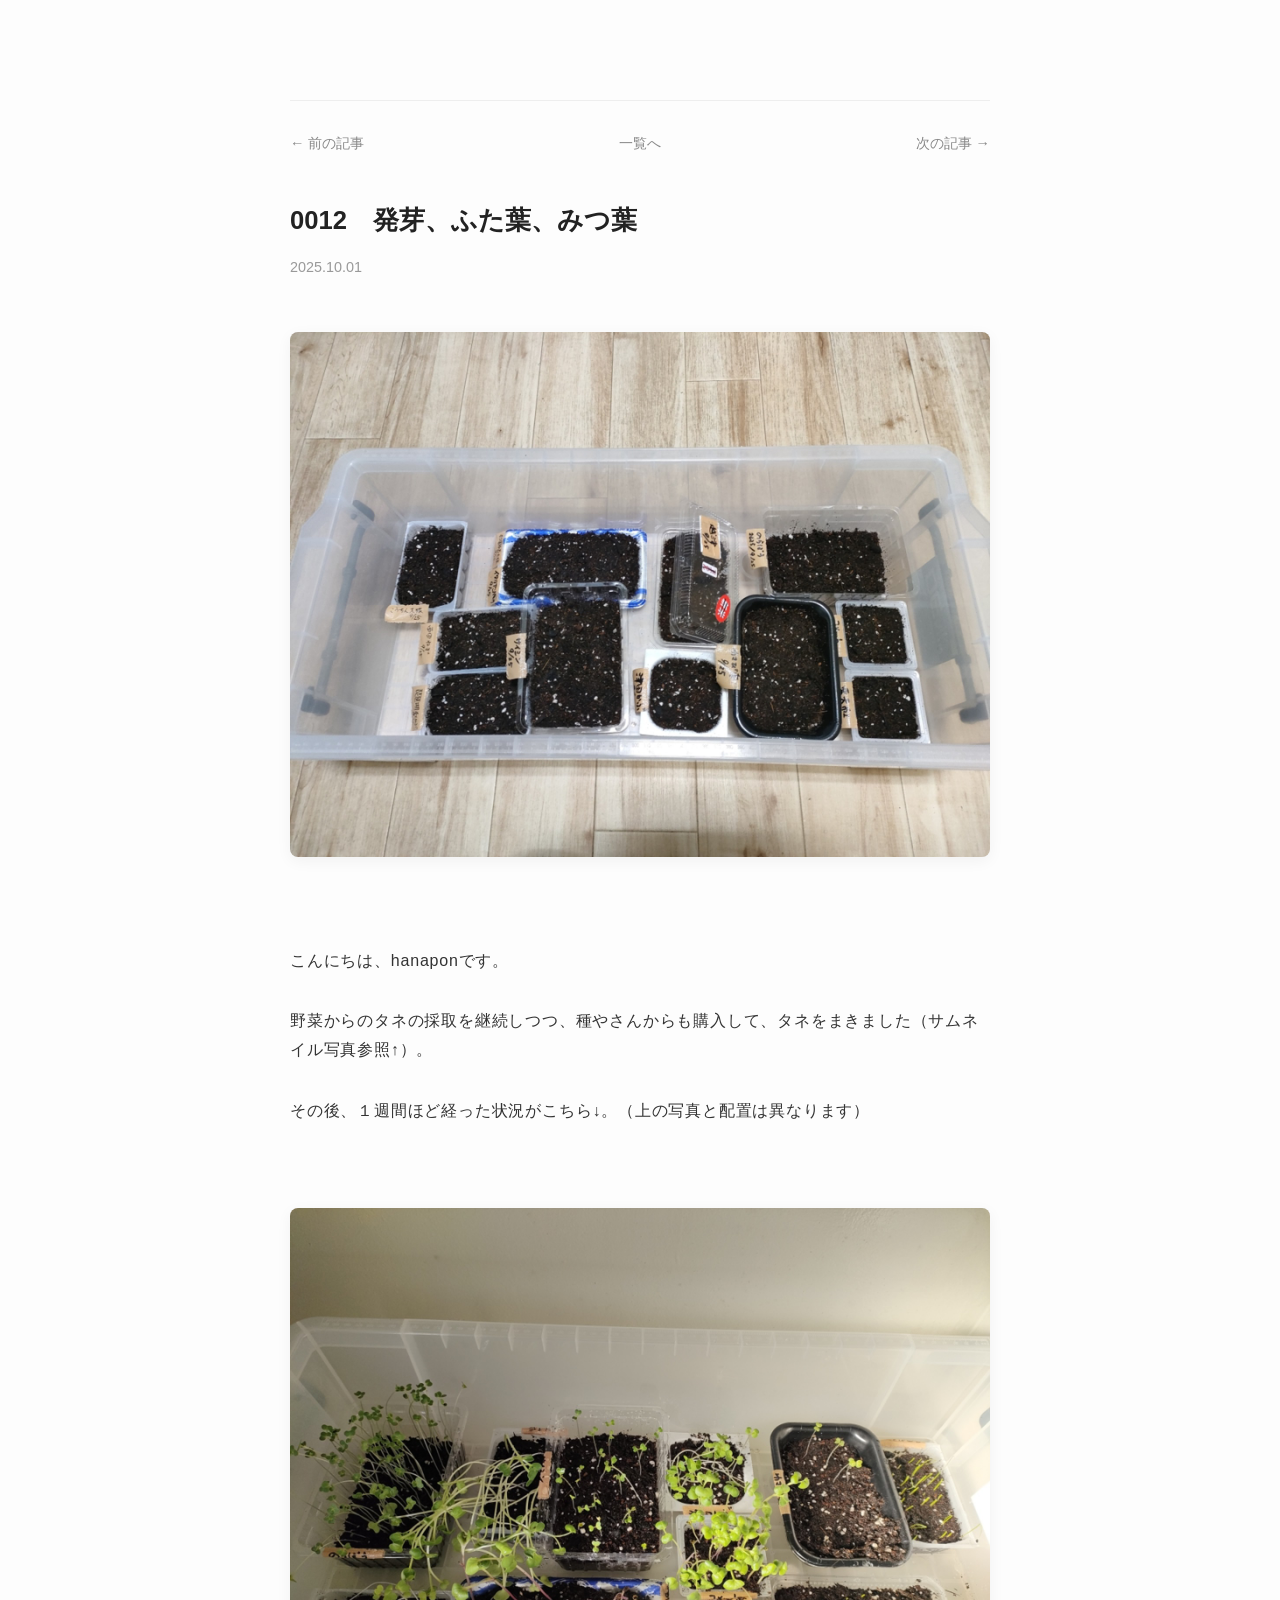
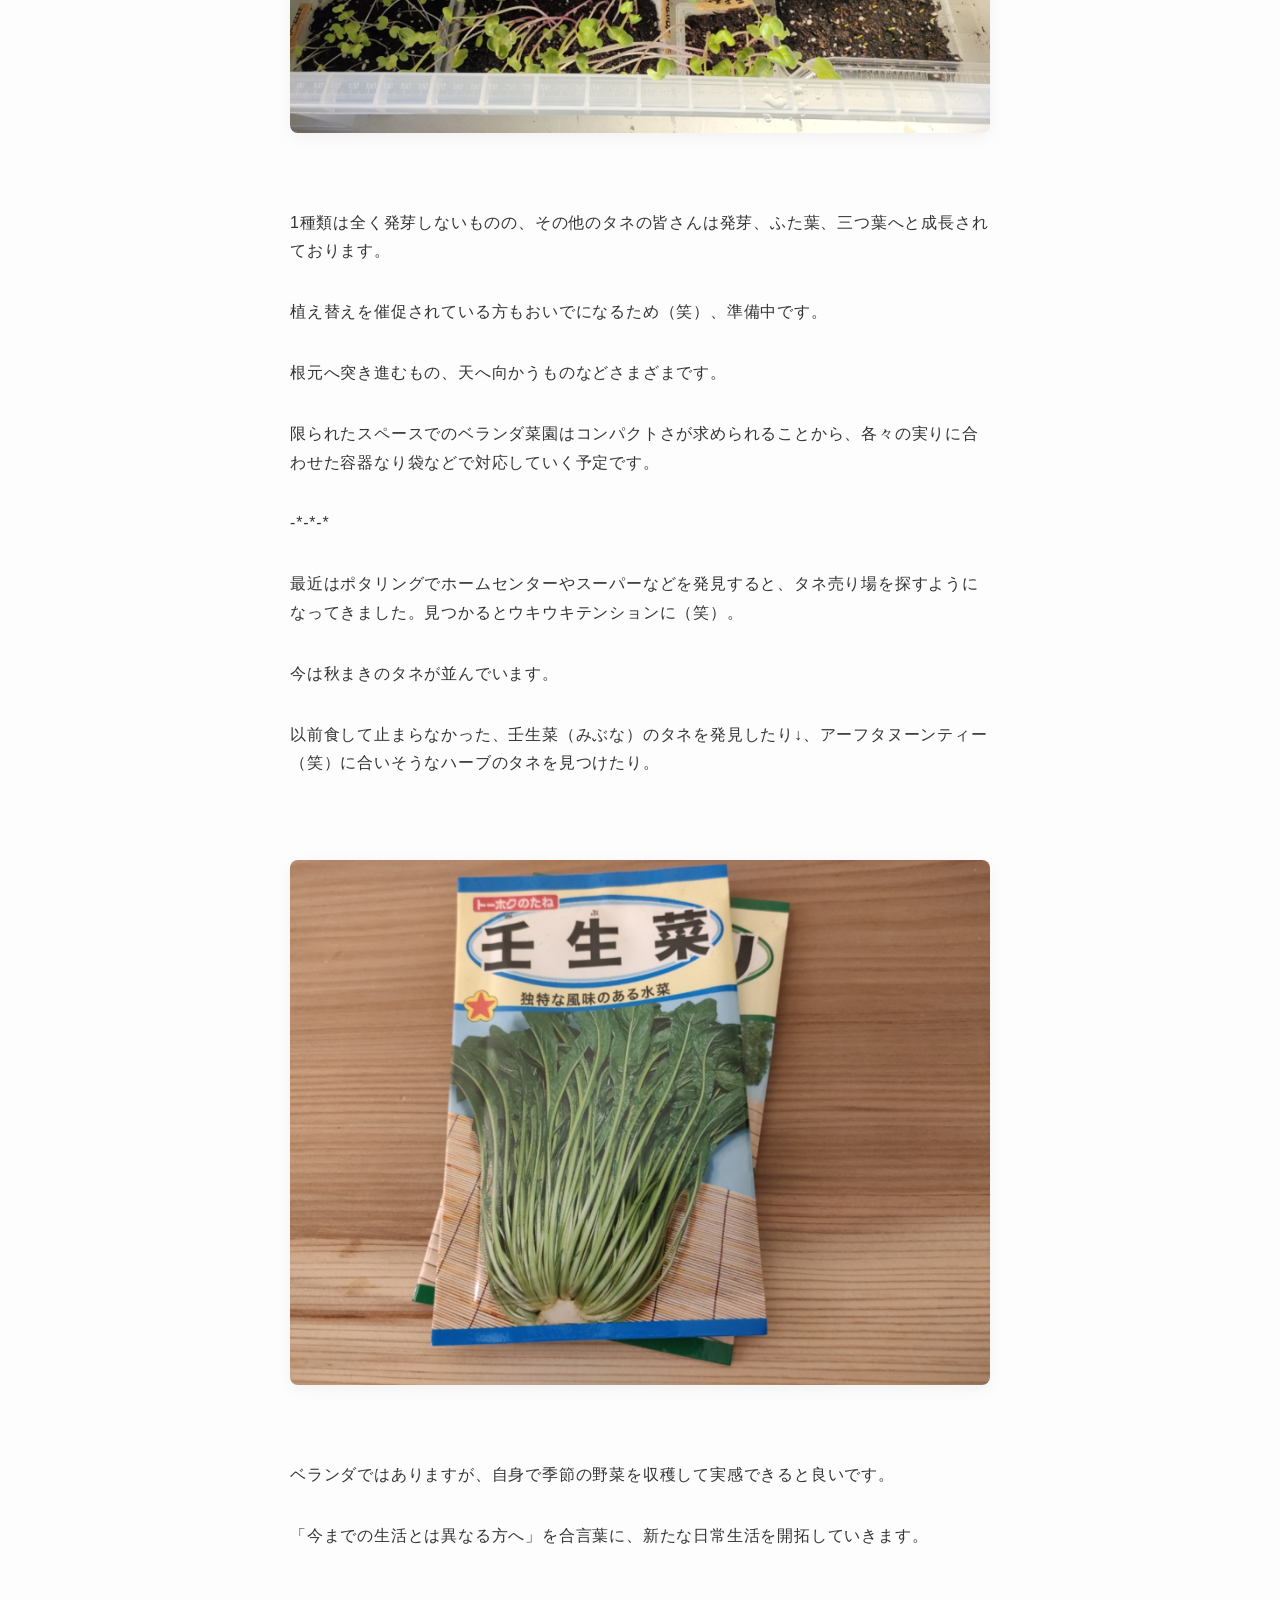
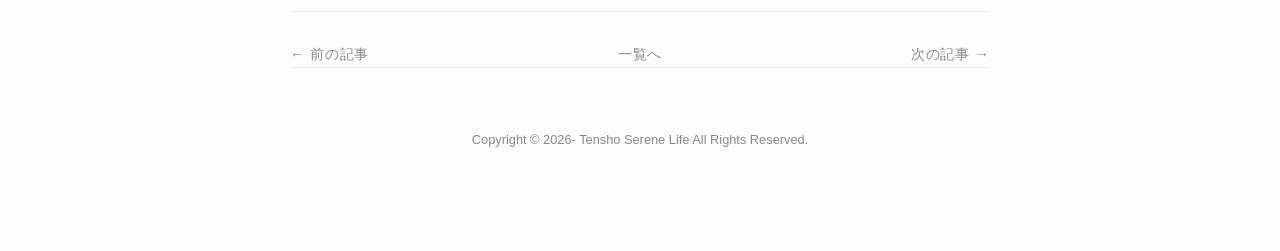
<file: posts/article12.html>
<!DOCTYPE html>
<html lang="ja">
<head>
    <meta charset="UTF-8">
    <meta name="viewport" content="width=device-width, initial-scale=1.0">
    <link href="../style.css" rel="stylesheet" type="text/css">
    <title>0012　発芽、ふた葉、みつ葉 | Tensho Serene Blog</title>
    <style>
        /* スマートに見せるための魔法のスパイス */
        body {
            font-family: "Helvetica Neue", Arial, "Hiragino Kaku Gothic ProN", "Hiragino Sans", Meiryo, sans-serif;
            line-height: 1.8;
            color: #333;
            max-width: 700px; /* 横幅を制限して読みやすくします */
            margin: 0 auto;    /* 画面の真ん中に寄せます */
            padding: 40px 20px;
            background-color: #fdfdfd;
        }
        header a { text-decoration: none; color: #888; font-size: 0.9em; }
        h1 { font-size: 1.6em; margin: 40px 0 10px; color: #222; }
        time { color: #999; font-size: 0.9em; }
        .post-image { 
            width: 100%; 
            height: auto; 
            border-radius: 8px; /* 角を少し丸くして柔らかい印象に */
            margin: 50px 0; /* 上下の余白を40pxから50pxに広げ、写真に主役の座を与えます */
            box-shadow: 0 4px 15px rgba(0,0,0,0.05); /* 軽い影で浮かび上がらせます */
        }
        .content { margin-top: 30px; letter-spacing: 0.05em; }
        .content p {
    margin-bottom: 2em; /* 段落の後に、文字2個分の空行を作ります */
}
    </style>
</head>
<body>
<nav class="post-navigation">
    <a href="article11.html" class="nav-prev">← 前の記事</a>
    <a href="../index.html" class="nav-home">一覧へ</a>
    <a href="article13.html" class="nav-next">次の記事 →</a>
</nav>
    <article>
        <h1>0012　発芽、ふた葉、みつ葉</h1>
        <time datetime="2025-10-01">2025.10.01</time>
        
        <img src="../images/IMG20250925a.jpg" alt="発芽" class="post-image">
        
        <div class="content">
            <p>こんにちは、hanaponです。</p>
<p>野菜からのタネの採取を継続しつつ、種やさんからも購入して、タネをまきました（サムネイル写真参照↑）。</p>
<p>その後、１週間ほど経った状況がこちら↓。（上の写真と配置は異なります）</p>
<img src="../images/IMG20251001.jpg" alt="種まき後の発芽、生育状況" class="post-image">
<p>1種類は全く発芽しないものの、その他のタネの皆さんは発芽、ふた葉、三つ葉へと成長されております。</p>
<p>植え替えを催促されている方もおいでになるため（笑）、準備中です。</p>
<p>根元へ突き進むもの、天へ向かうものなどさまざまです。</p>
<p>限られたスペースでのベランダ菜園はコンパクトさが求められることから、各々の実りに合わせた容器なり袋などで対応していく予定です。</p>
<p>-*-*-*</p>
<p>最近はポタリングでホームセンターやスーパーなどを発見すると、タネ売り場を探すようになってきました。見つかるとウキウキテンションに（笑）。</p>
<p>今は秋まきのタネが並んでいます。</p>
<p>以前食して止まらなかった、壬生菜（みぶな）のタネを発見したり↓、アーフタヌーンティー（笑）に合いそうなハーブのタネを見つけたり。</p>
<img src="../images/IMG202510011.jpg" alt="壬生菜のタネ" class="post-image">
<p>ベランダではありますが、自身で季節の野菜を収穫して実感できると良いです。</p>
<p>「今までの生活とは異なる方へ」を合言葉に、新たな日常生活を開拓していきます。
</p>
<nav class="post-navigation">
    <a href="article11.html" class="nav-prev">← 前の記事</a>
    <a href="../index.html" class="nav-home">一覧へ</a>
    <a href="article13.html" class="nav-next">次の記事 →</a>
</nav>
        </div>


    </article>
  <footer>
            <address>
                Copyright &copy; 2026- Tensho Serene Life All Rights Reserved.<br>
            </address>
        </footer>
</body>
</html>
</file>
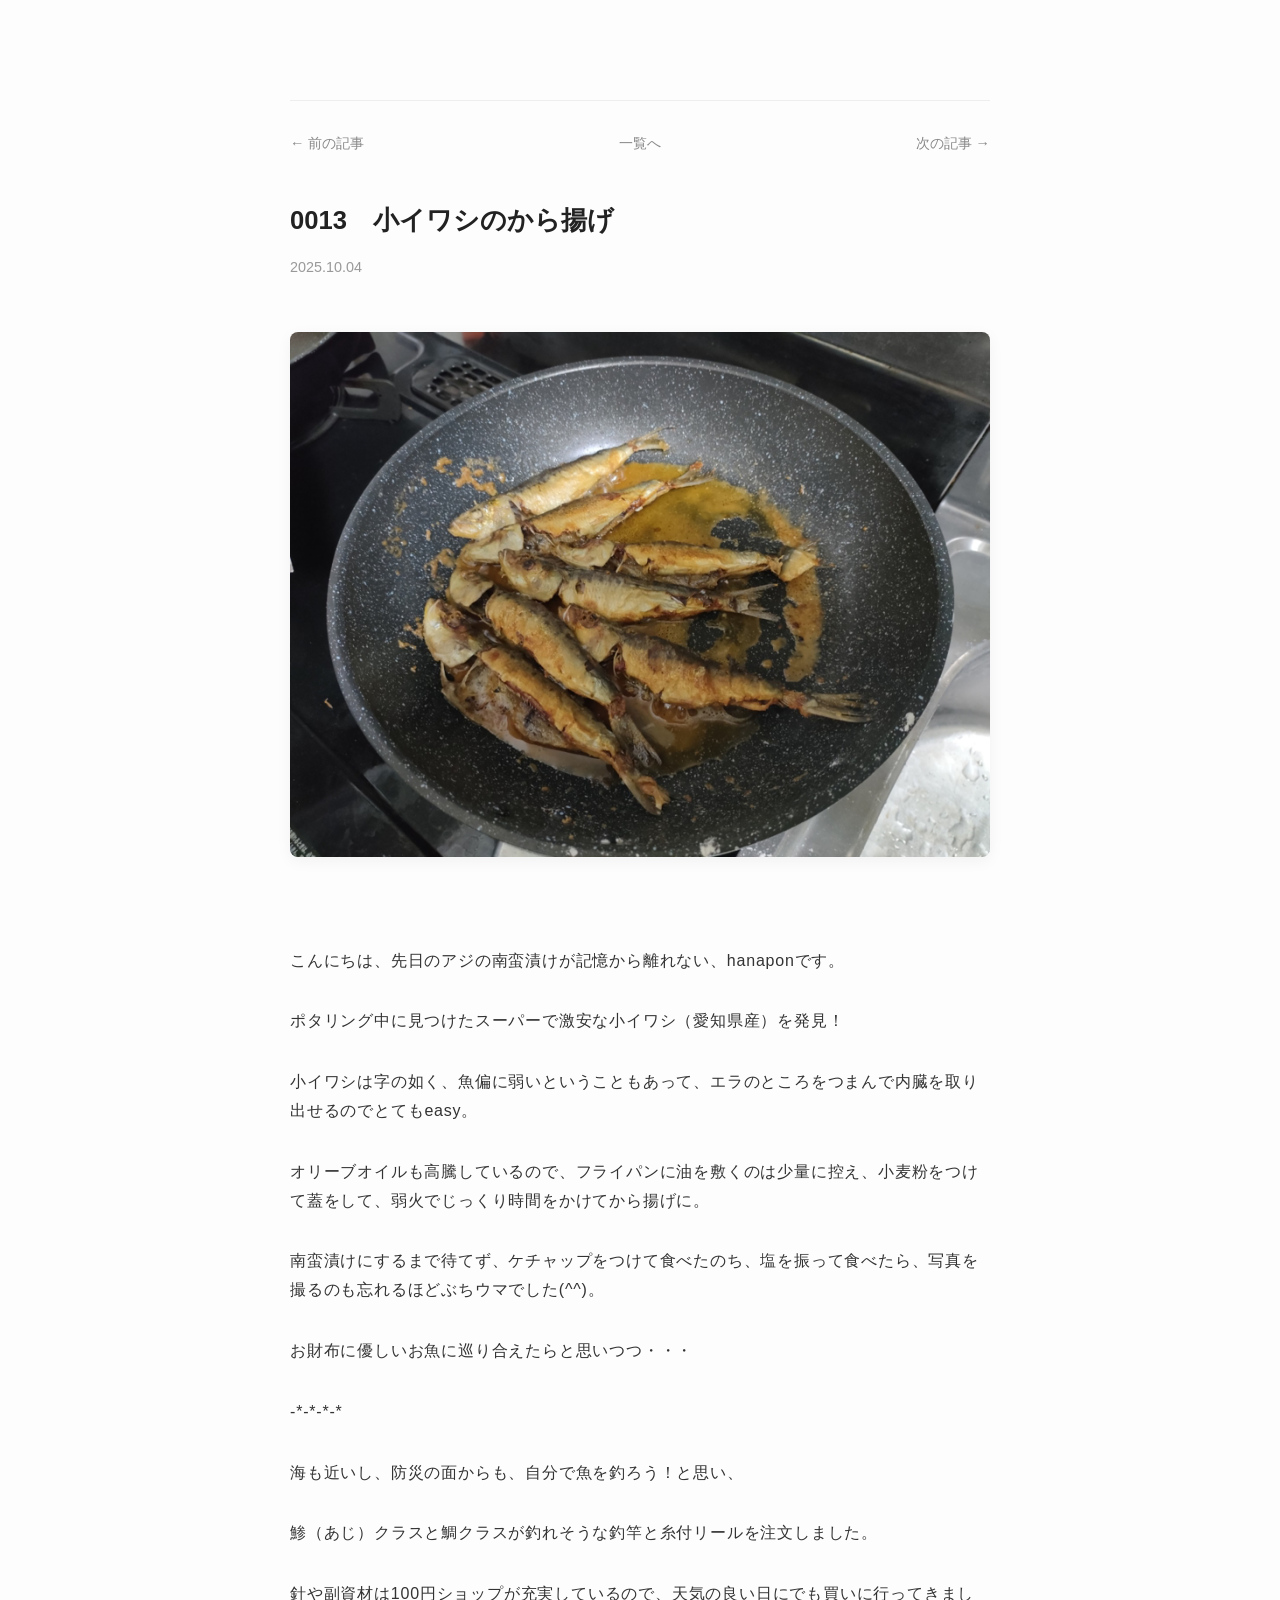
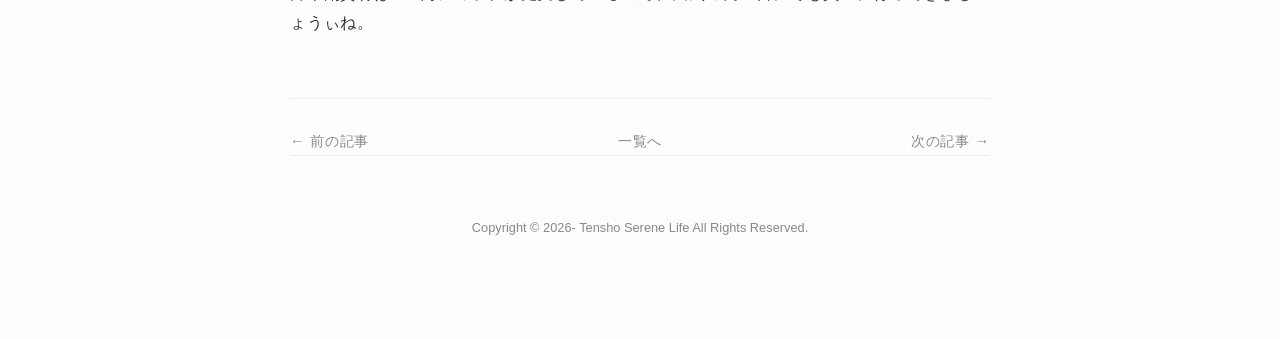
<file: posts/article13.html>
<!DOCTYPE html>
<html lang="ja">
<head>
    <meta charset="UTF-8">
    <meta name="viewport" content="width=device-width, initial-scale=1.0">
    <link href="../style.css" rel="stylesheet" type="text/css">
    <title>0013　小イワシのから揚げ | Tensho Serene Blog</title>
    <style>
        /* スマートに見せるための魔法のスパイス */
        body {
            font-family: "Helvetica Neue", Arial, "Hiragino Kaku Gothic ProN", "Hiragino Sans", Meiryo, sans-serif;
            line-height: 1.8;
            color: #333;
            max-width: 700px; /* 横幅を制限して読みやすくします */
            margin: 0 auto;    /* 画面の真ん中に寄せます */
            padding: 40px 20px;
            background-color: #fdfdfd;
        }
        header a { text-decoration: none; color: #888; font-size: 0.9em; }
        h1 { font-size: 1.6em; margin: 40px 0 10px; color: #222; }
        time { color: #999; font-size: 0.9em; }
        .post-image { 
            width: 100%; 
            height: auto; 
            border-radius: 8px; /* 角を少し丸くして柔らかい印象に */
            margin: 50px 0; /* 上下の余白を40pxから50pxに広げ、写真に主役の座を与えます */
            box-shadow: 0 4px 15px rgba(0,0,0,0.05); /* 軽い影で浮かび上がらせます */
        }
        .content { margin-top: 30px; letter-spacing: 0.05em; }
        .content p {
    margin-bottom: 2em; /* 段落の後に、文字2個分の空行を作ります */
}
    </style>
</head>
<body>
<nav class="post-navigation">
    <a href="article12.html" class="nav-prev">← 前の記事</a>
    <a href="../index.html" class="nav-home">一覧へ</a>
    <a href="article14.html" class="nav-next">次の記事 →</a>
</nav>
    <article>
        <h1>0013　小イワシのから揚げ</h1>
        <time datetime="2025-10-04">2025.10.04</time>
        
        <img src="../images/IMG20251003.jpg" alt="小イワシのから揚げ" class="post-image">
        
        <div class="content">
            <p>こんにちは、先日のアジの南蛮漬けが記憶から離れない、hanaponです。</p>
<p>ポタリング中に見つけたスーパーで激安な小イワシ（愛知県産）を発見！</p>
<p>小イワシは字の如く、魚偏に弱いということもあって、エラのところをつまんで内臓を取り出せるのでとてもeasy。</p>
<p>オリーブオイルも高騰しているので、フライパンに油を敷くのは少量に控え、小麦粉をつけて蓋をして、弱火でじっくり時間をかけてから揚げに。</p>
<p>南蛮漬けにするまで待てず、ケチャップをつけて食べたのち、塩を振って食べたら、写真を撮るのも忘れるほどぶちウマでした(^^)。</p>
<p>お財布に優しいお魚に巡り合えたらと思いつつ・・・</p>
<p>-*-*-*-*</p>
<p>海も近いし、防災の面からも、自分で魚を釣ろう！と思い、</p>
<p>鯵（あじ）クラスと鯛クラスが釣れそうな釣竿と糸付リールを注文しました。</p>
<p>針や副資材は100円ショップが充実しているので、天気の良い日にでも買いに行ってきましょうぃね。

</p>
<nav class="post-navigation">
    <a href="article12.html" class="nav-prev">← 前の記事</a>
    <a href="../index.html" class="nav-home">一覧へ</a>
    <a href="article14.html" class="nav-next">次の記事 →</a>
</nav>
        </div>


    </article>
  <footer>
            <address>
                Copyright &copy; 2026- Tensho Serene Life All Rights Reserved.<br>
            </address>
        </footer>
</body>
</html>
</file>
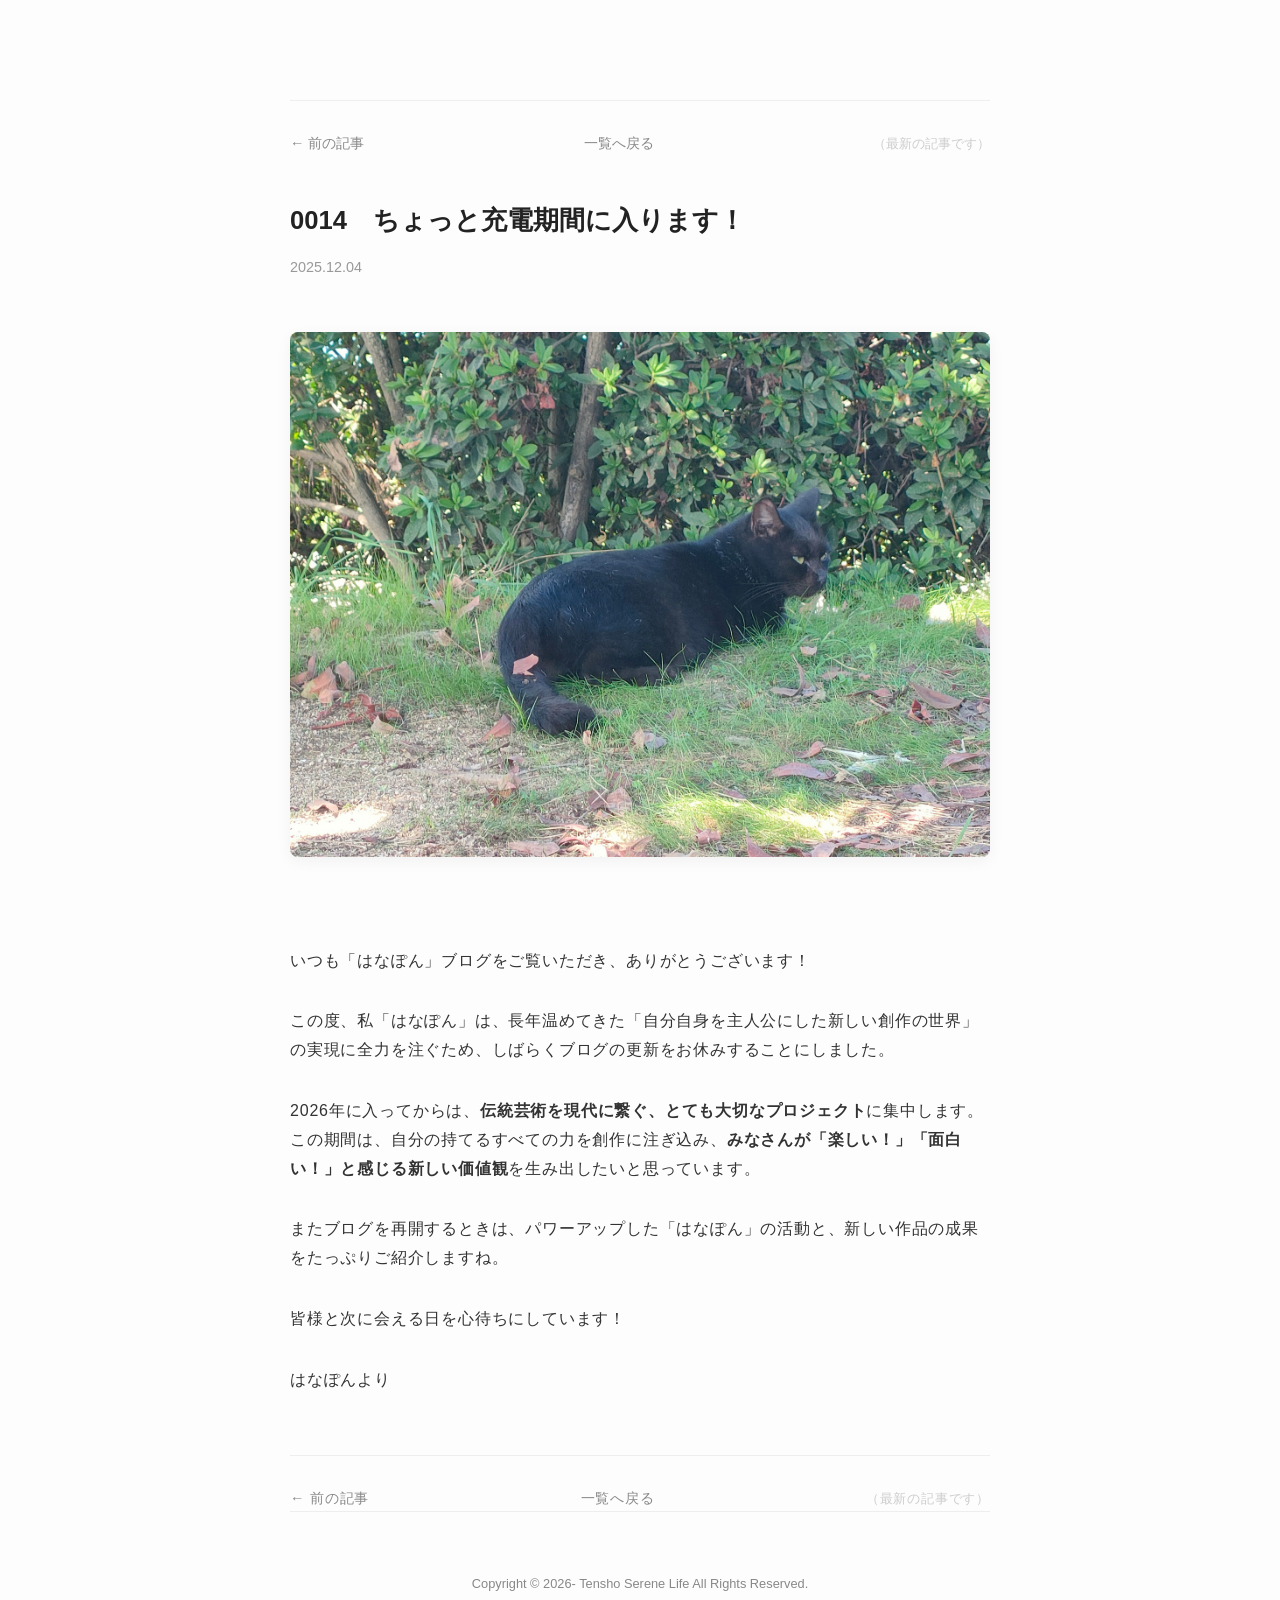
<file: posts/article14.html>
<!DOCTYPE html>
<html lang="ja">
<head>
    <meta charset="UTF-8">
    <meta name="viewport" content="width=device-width, initial-scale=1.0">
    <link href="../style.css" rel="stylesheet" type="text/css">
    <title>0014　ちょっと充電期間に入ります！ | Tensho Serene Blog</title>
    <style>
        /* スマートに見せるための魔法のスパイス */
        body {
            font-family: "Helvetica Neue", Arial, "Hiragino Kaku Gothic ProN", "Hiragino Sans", Meiryo, sans-serif;
            line-height: 1.8;
            color: #333;
            max-width: 700px; /* 横幅を制限して読みやすくします */
            margin: 0 auto;    /* 画面の真ん中に寄せます */
            padding: 40px 20px;
            background-color: #fdfdfd;
        }
        header a { text-decoration: none; color: #888; font-size: 0.9em; }
        h1 { font-size: 1.6em; margin: 40px 0 10px; color: #222; }
        time { color: #999; font-size: 0.9em; }
        .post-image { 
            width: 100%; 
            height: auto; 
            border-radius: 8px; /* 角を少し丸くして柔らかい印象に */
            margin: 50px 0; /* 上下の余白を40pxから50pxに広げ、写真に主役の座を与えます */
            box-shadow: 0 4px 15px rgba(0,0,0,0.05); /* 軽い影で浮かび上がらせます */
        }
        .content { margin-top: 30px; letter-spacing: 0.05em; }
        .content p {
    margin-bottom: 2em; /* 段落の後に、文字2個分の空行を作ります */
}
    </style>
</head>
<body>
<nav class="post-navigation">
    <a href="article13.html" class="nav-prev">← 前の記事</a>
    <a href="../index.html" class="nav-home">一覧へ戻る</a>
    <span style="color: #ccc; font-size: 0.8em;">（最新の記事です）</span>
</nav>
    <article>
        <h1>0014　ちょっと充電期間に入ります！</h1>
        <time datetime="2025-12-04">2025.12.04</time>
        
        <img src="../images/IMG20251015115737.jpg" alt="NO IMAGE" class="post-image">
        
        <div class="content">
            <p>いつも「はなぽん」ブログをご覧いただき、ありがとうございます！</p>
<p>この度、私「はなぽん」は、長年温めてきた「自分自身を主人公にした新しい創作の世界」の実現に全力を注ぐため、しばらくブログの更新をお休みすることにしました。</p>
<p>2026年に入ってからは、<strong>伝統芸術を現代に繋ぐ、とても大切なプロジェクト</strong>に集中します。この期間は、自分の持てるすべての力を創作に注ぎ込み、<strong>みなさんが「楽しい！」「面白い！」と感じる新しい価値観</strong>を生み出したいと思っています。</p>
<p>またブログを再開するときは、パワーアップした「はなぽん」の活動と、新しい作品の成果をたっぷりご紹介しますね。</p><p>皆様と次に会える日を心待ちにしています！</p>
<p>はなぽんより

</p>
<nav class="post-navigation">
    <a href="article13.html" class="nav-prev">← 前の記事</a>
    <a href="../index.html" class="nav-home">一覧へ戻る</a>
    <span style="color: #ccc; font-size: 0.8em;">（最新の記事です）</span>
</nav>
        </div>


    </article>
  <footer>
            <address>
                Copyright &copy; 2026- Tensho Serene Life All Rights Reserved.<br>
            </address>
        </footer>
</body>
</html>
</file>
<file: style.css>
﻿/* --- Tensho Serene Blog: Modern Minimal Style --- */


footer {
  text-align: center;  /* 文字を中央に寄せます */
  padding: 60px 0;     /* 上下にゆとりを持たせます */
  border-top: 1px solid #eee; /* 控えめな線を引くと、終わりがハッキリして綺麗です */
  color: #888;         /* 少し薄めの色にすると「Serene」な印象になります */
  font-size: 0.8rem;   /* 少し小さめに */
}

footer address {
  font-style: normal;  /* 斜体を解除して、端正な印象に */
}

.post-navigation {
    display: flex;
    justify-content: space-between; /* 左右の端に配置し、真ん中を空ける魔法 */
    align-items: center;
    margin-top: 60px; /* 記事本文との距離をしっかり取る */
    padding-top: 30px;
    border-top: 1px solid #eee; /* 上に細い線を入れて境界をはっきりさせる */
}

.post-navigation a {
    text-decoration: none;
    color: #888;
    font-size: 0.9em;
    transition: color 0.3s; /* マウスを乗せた時にふわっと色を変える */
}

.post-navigation a:hover {
    color: #333; /* 触れた時に少し濃くする */
}
</file>
